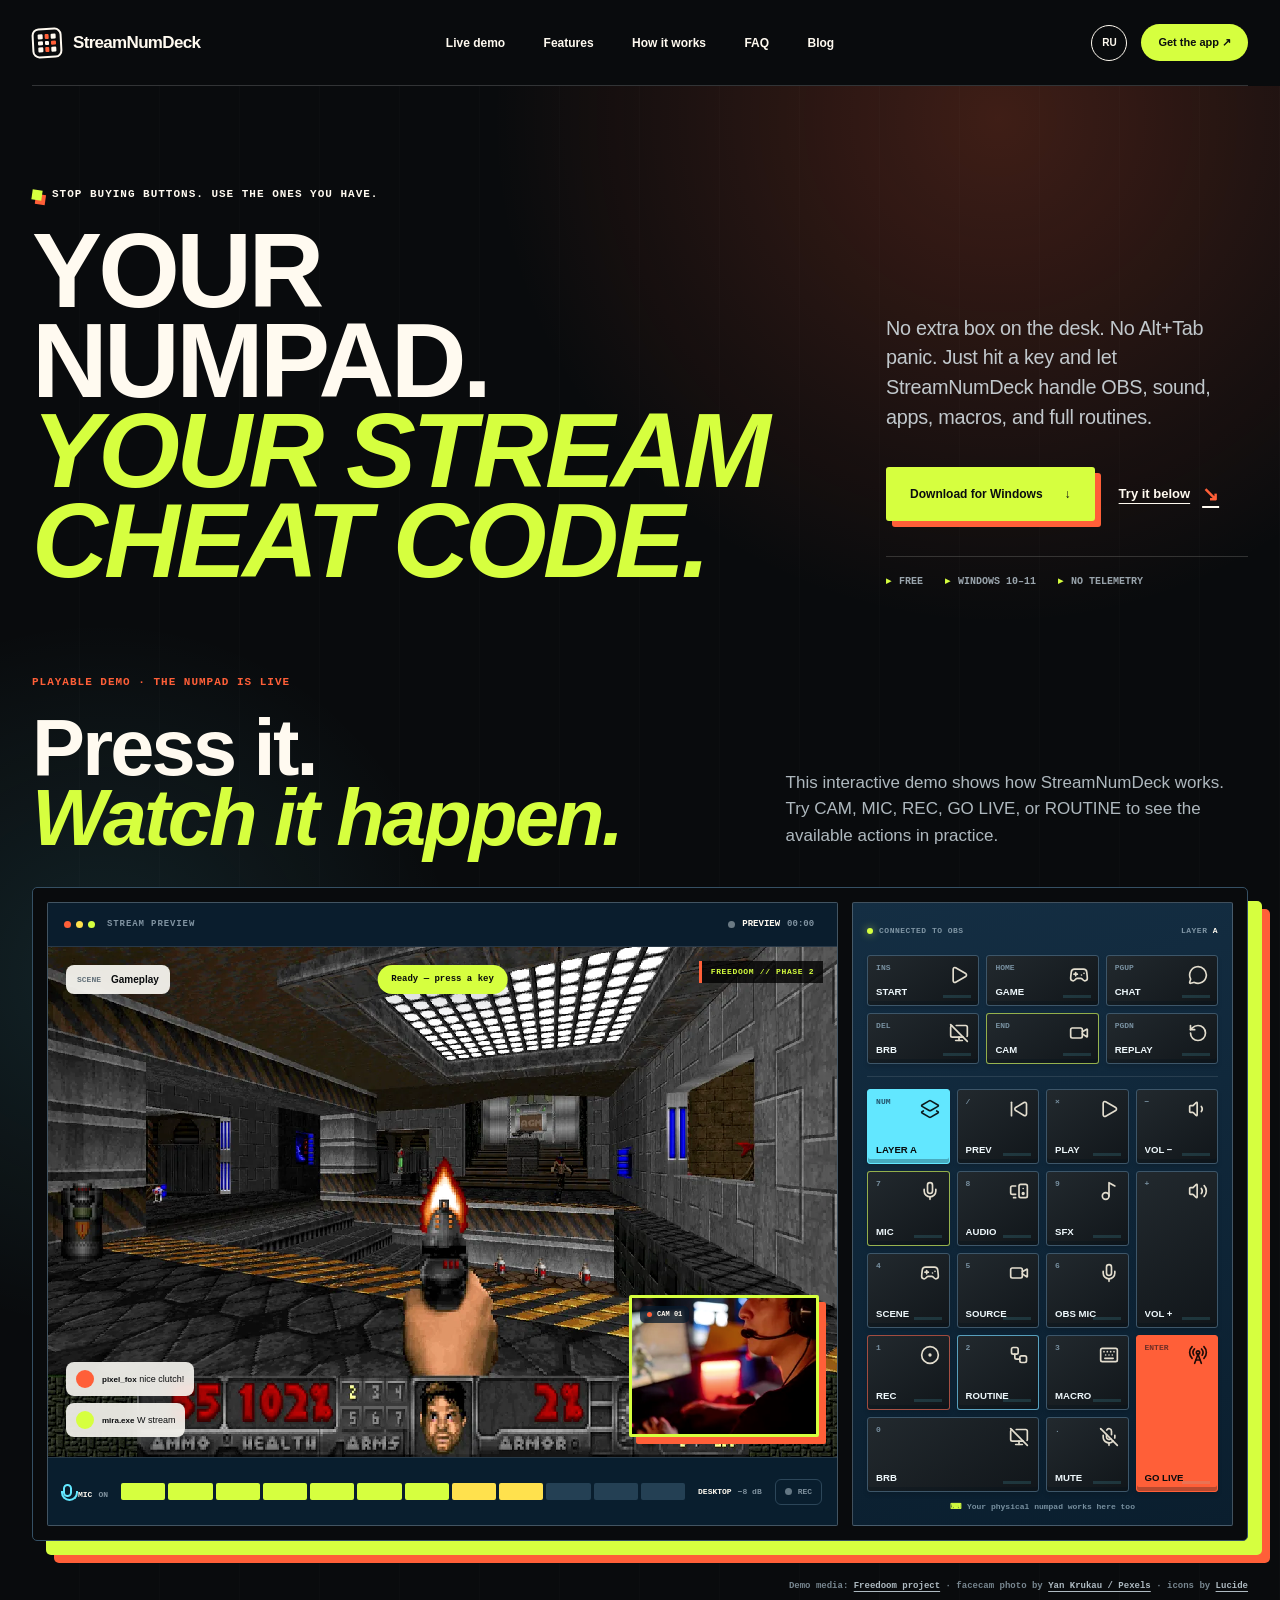
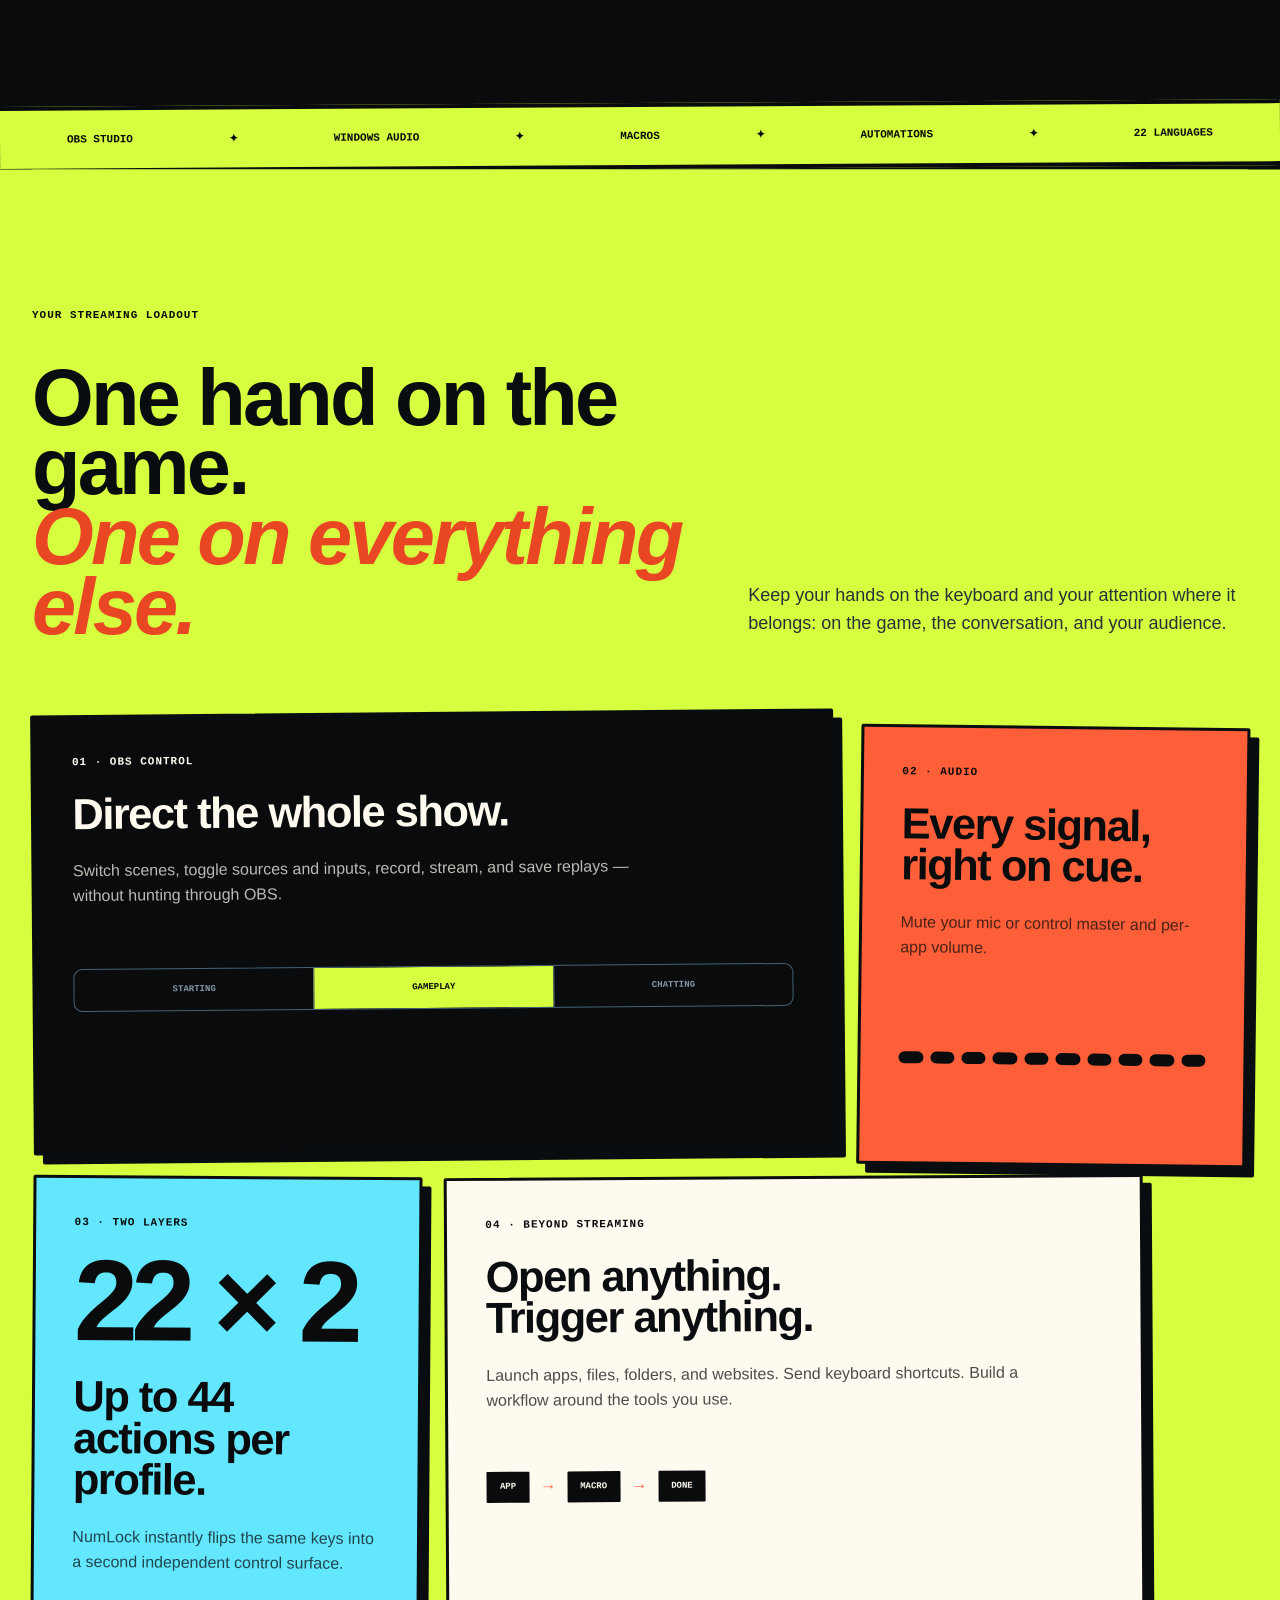
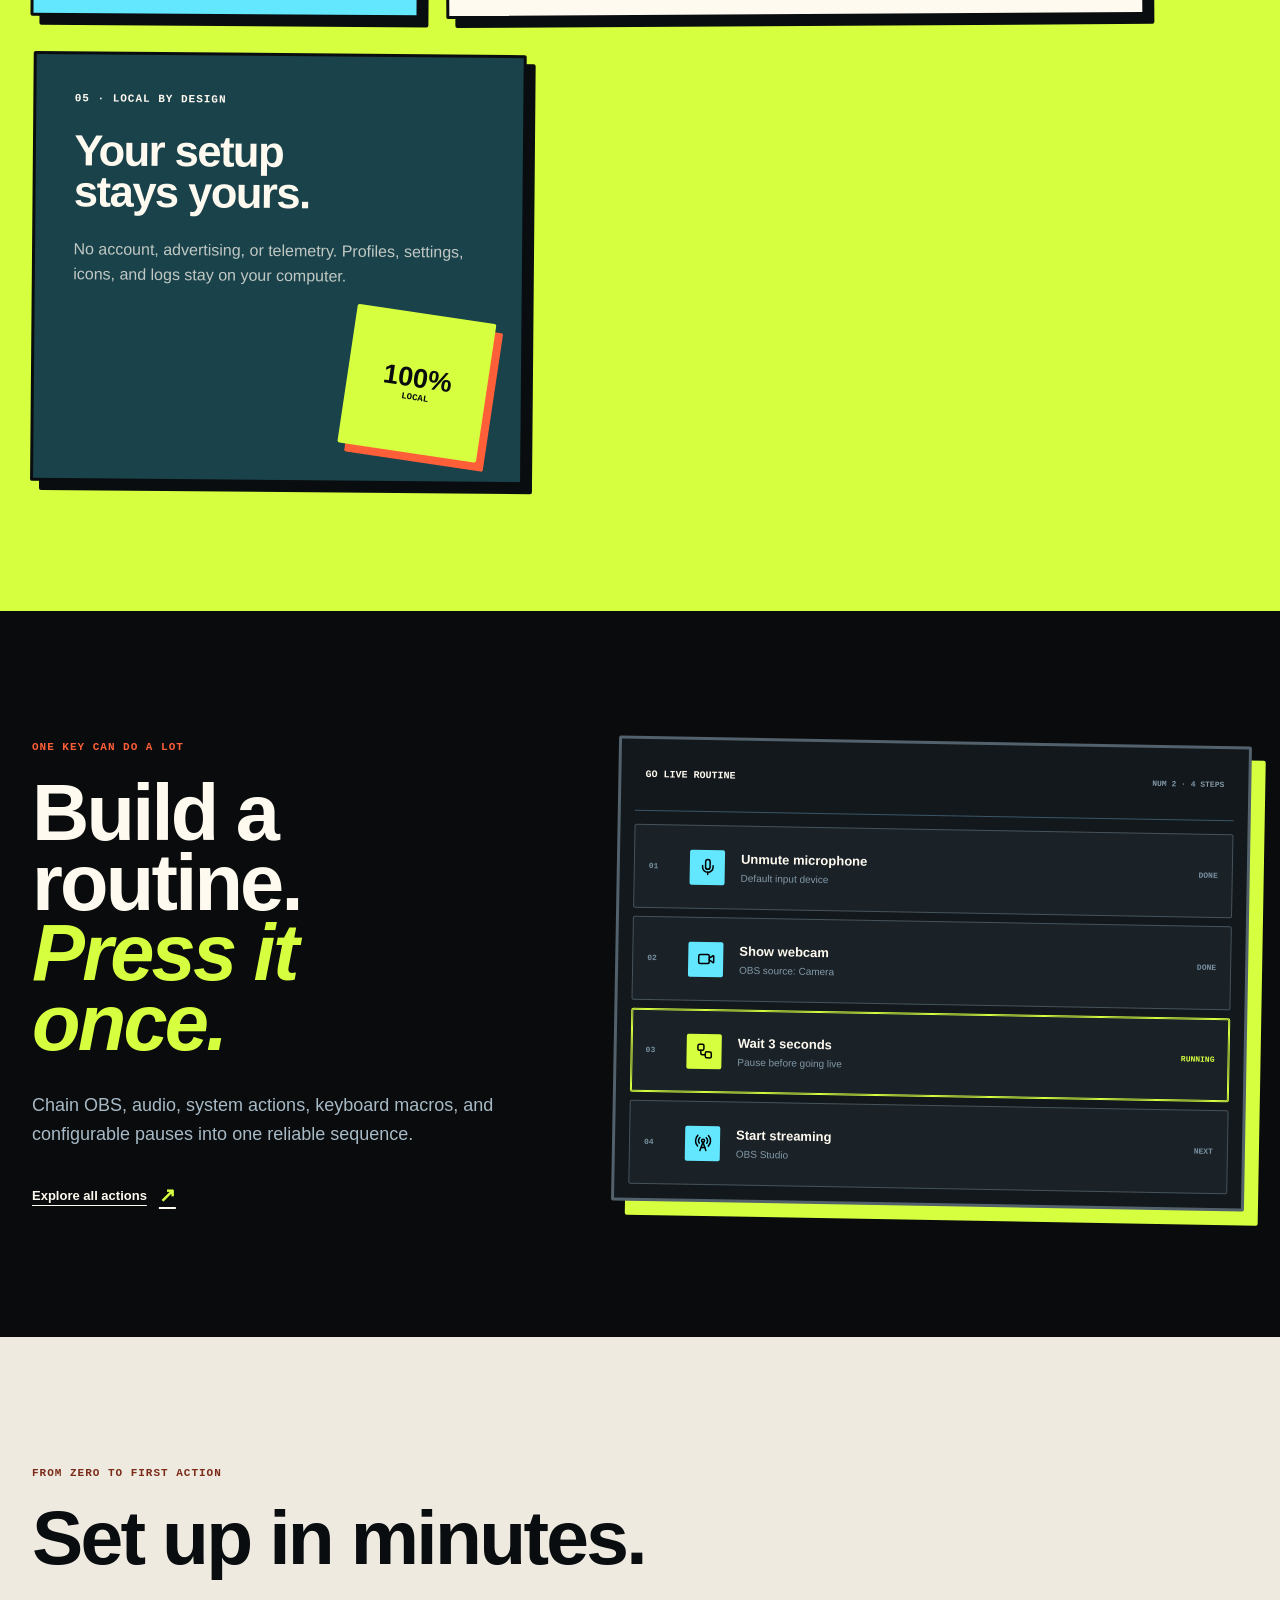
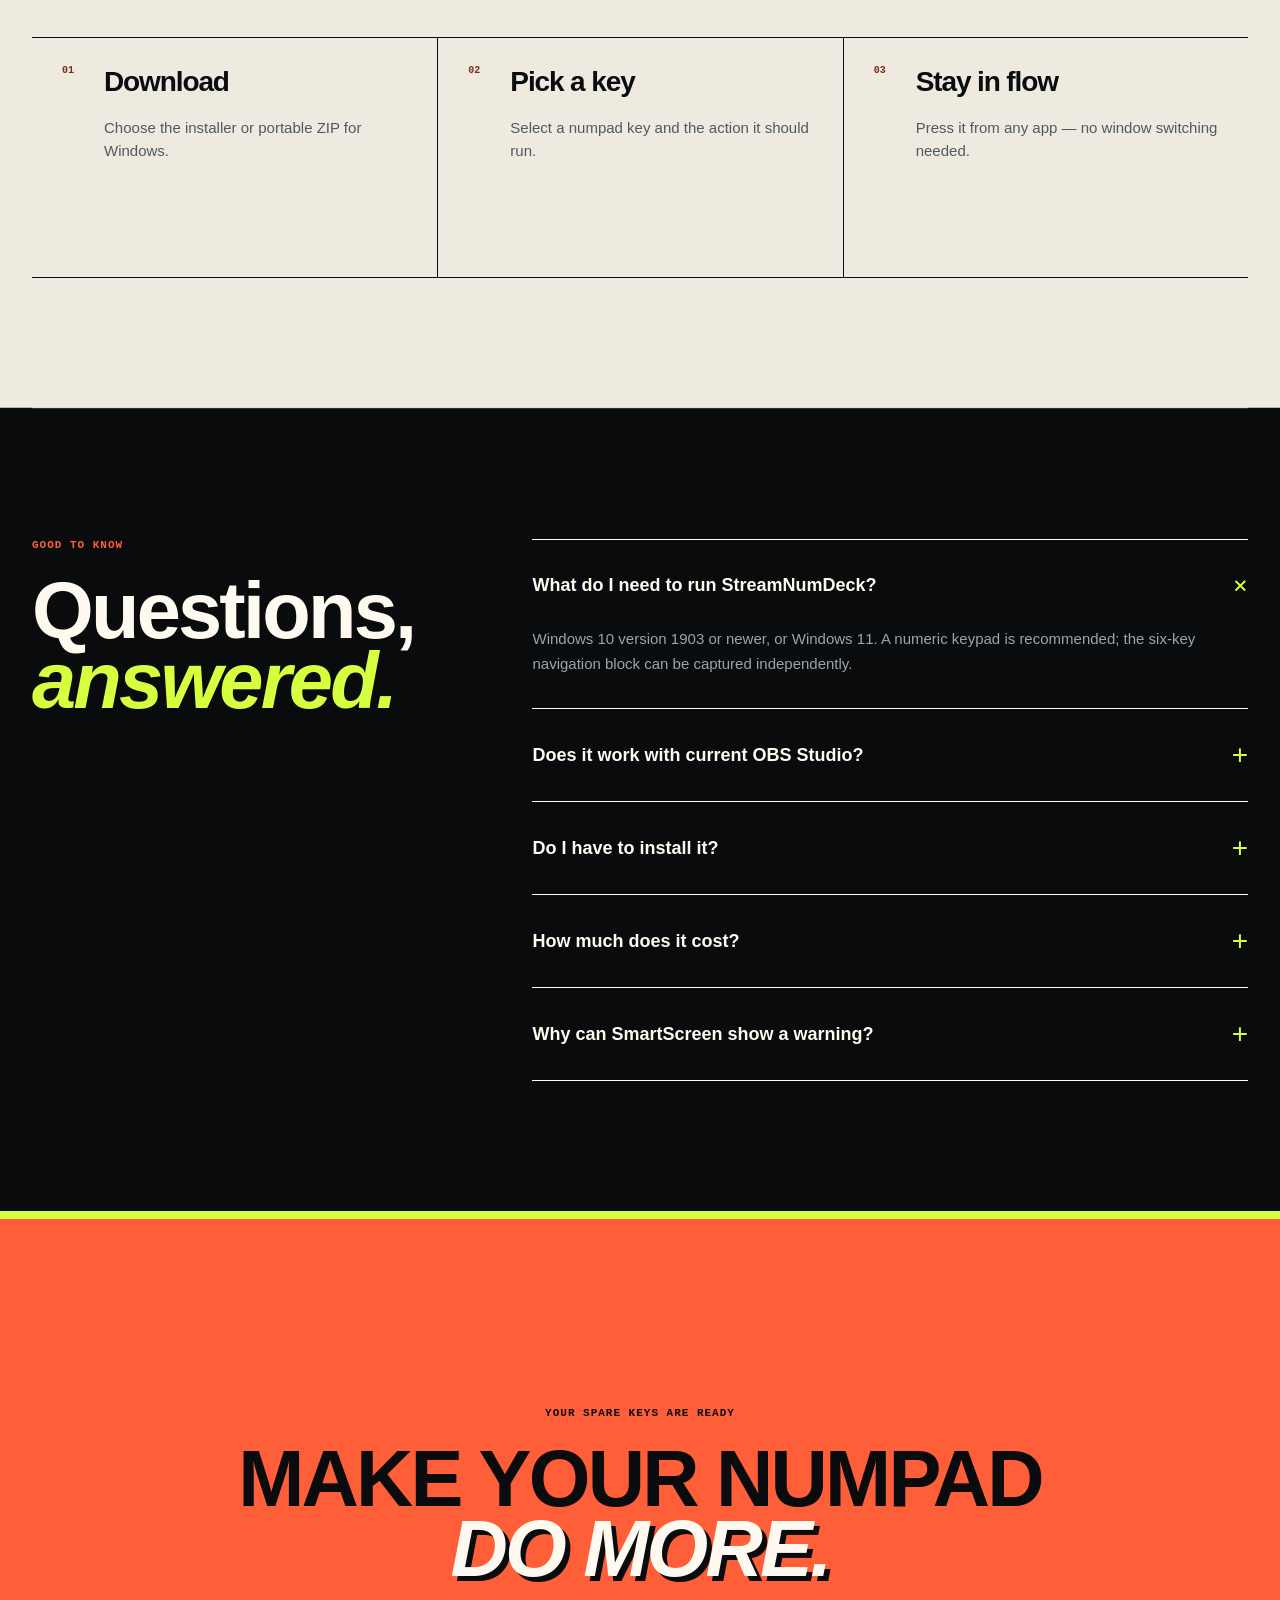
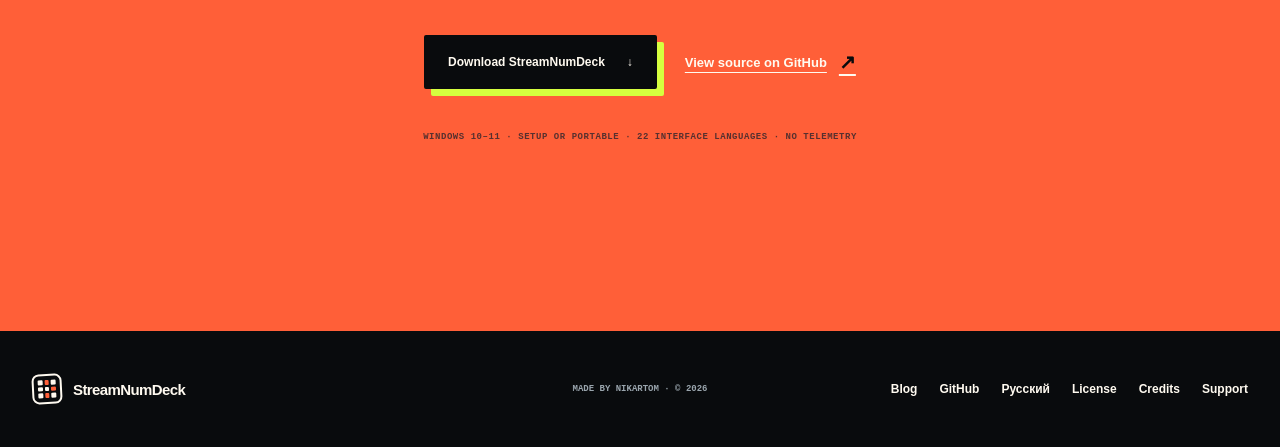
<file: index.html>
<!doctype html>
<html lang="en">
<head>
  <meta charset="utf-8">
  <meta name="viewport" content="width=device-width, initial-scale=1">
  <title>StreamNumDeck — Turn Your Numpad into an OBS Control Deck</title>
  <meta name="description" content="Control OBS scenes, webcam, microphone, audio, apps, macros, and automations from your Windows numpad. Try the interactive StreamNumDeck demo.">
  <meta name="author" content="nikartom">
  <meta name="application-name" content="StreamNumDeck">
  <meta name="theme-color" content="#071a2b">
  <meta name="robots" content="index,follow,max-image-preview:large,max-snippet:-1,max-video-preview:-1">
  <link rel="canonical" href="https://streamnumdeck.com/">
  <link rel="alternate" hreflang="en" href="https://streamnumdeck.com/">
  <link rel="alternate" hreflang="ru" href="https://streamnumdeck.com/ru/">
  <link rel="alternate" hreflang="x-default" href="https://streamnumdeck.com/">
  <link rel="icon" href="./favicon.ico" sizes="any">
  <link rel="stylesheet" href="./styles.css">
  <script src="./script.js" defer></script>

  <meta property="og:type" content="website">
  <meta property="og:site_name" content="StreamNumDeck">
  <meta property="og:locale" content="en_US">
  <meta property="og:locale:alternate" content="ru_RU">
  <meta property="og:title" content="StreamNumDeck — Your Numpad Is Your Control Deck">
  <meta property="og:description" content="Control OBS, audio, apps, macros, and complete streaming routines from the keyboard you already own.">
  <meta property="og:url" content="https://streamnumdeck.com/">
  <meta property="og:image" content="https://streamnumdeck.com/assets/app-deck-filled.png">
  <meta property="og:image:width" content="1038">
  <meta property="og:image:height" content="1515">
  <meta property="og:image:alt" content="StreamNumDeck configured as an OBS streaming control deck">
  <meta name="twitter:card" content="summary">
  <meta name="twitter:title" content="StreamNumDeck — Your Numpad Is Your Control Deck">
  <meta name="twitter:description" content="Turn a regular numpad into a customizable control deck for OBS, audio, apps, macros, and automations.">
  <meta name="twitter:image" content="https://streamnumdeck.com/assets/app-deck-filled.png">

  <script type="application/ld+json">
  {
    "@context": "https://schema.org",
    "@graph": [
      {
        "@type": "WebSite",
        "@id": "https://streamnumdeck.com/#website",
        "url": "https://streamnumdeck.com/",
        "name": "StreamNumDeck",
        "alternateName": "Stream Num Deck",
        "inLanguage": ["en", "ru"]
      },
      {
        "@type": "SoftwareApplication",
        "@id": "https://streamnumdeck.com/#software",
        "name": "StreamNumDeck",
        "applicationCategory": "MultimediaApplication",
        "applicationSubCategory": "OBS and streaming control software",
        "operatingSystem": "Windows 10, Windows 11",
        "softwareRequirements": "Windows 10 version 1903 or newer, or Windows 11",
        "softwareVersion": "1.2.0",
        "dateModified": "2026-07-15",
        "inLanguage": "en",
        "description": "Turn a numeric keypad into a customizable control deck for OBS Studio, audio, applications, keyboard macros, and multi-step automations.",
        "featureList": [
          "Up to 44 actions in every profile",
          "OBS Studio scene, source, recording, streaming, and replay controls",
          "Windows master and per-application audio controls",
          "Keyboard macros and application launch actions",
          "Multi-step automations with configurable pauses",
          "22 interface languages",
          "No telemetry or advertising"
        ],
        "image": "https://streamnumdeck.com/assets/app-deck-filled.png",
        "screenshot": "https://streamnumdeck.com/assets/app-deck-filled.png",
        "url": "https://streamnumdeck.com/",
        "downloadUrl": "https://github.com/nikartom/StreamNumDeck/releases/latest",
        "installUrl": "https://github.com/nikartom/StreamNumDeck/releases/latest",
        "sameAs": "https://github.com/nikartom/StreamNumDeck",
        "license": "https://github.com/nikartom/StreamNumDeck/blob/main/LICENSE.md",
        "author": {"@type": "Person", "name": "nikartom", "url": "https://github.com/nikartom"},
        "offers": {
          "@type": "Offer",
          "price": "0",
          "priceCurrency": "USD",
          "availability": "https://schema.org/InStock",
          "url": "https://github.com/nikartom/StreamNumDeck/releases/latest",
          "description": "Free for personal and other permitted non-commercial use; commercial use requires separate permission."
        }
      }
    ]
  }
  </script>
</head>
<body>
  <a class="skip-link" href="#main">Skip to content</a>

  <header class="site-header">
    <a class="brand" href="#top" aria-label="StreamNumDeck home">
      <span class="brand-mark" aria-hidden="true"><i></i><i></i><i></i><i></i><i></i><i></i><i></i><i></i><i></i></span>
      <span>StreamNumDeck</span>
    </a>
    <nav class="site-nav" aria-label="Main navigation">
      <a href="#try">Live demo</a>
      <a href="#features">Features</a>
      <a href="#how">How it works</a>
      <a href="#faq">FAQ</a>
      <a href="./blog/">Blog</a>
    </nav>
    <div class="header-tools">
      <a class="language-link" href="./ru/" lang="ru" hreflang="ru" aria-label="RU — переключить на русский" data-language-select="ru">RU</a>
      <a class="header-download" href="https://github.com/nikartom/StreamNumDeck/releases/latest">Get the app <span aria-hidden="true">↗</span></a>
    </div>
  </header>

  <aside class="language-suggestion" data-language-suggestion hidden aria-label="Предложение выбрать язык">
    <span class="language-suggestion-badge" aria-hidden="true">RU</span>
    <p><strong>Предпочитаете русский?</strong><span>Откройте русскую версию сайта.</span></p>
    <a href="./ru/" lang="ru" hreflang="ru" data-language-select="ru">Открыть на русском <span aria-hidden="true">→</span></a>
    <button type="button" data-language-dismiss aria-label="Закрыть предложение">×</button>
  </aside>

  <main id="main">
    <section class="hero" id="top" aria-labelledby="hero-title">
      <div class="hero-intro">
        <div class="hero-copy">
          <p class="eyebrow"><span></span> Stop buying buttons. Use the ones you have.</p>
          <h1 id="hero-title">Your numpad.<br><em>Your stream cheat code.</em></h1>
        </div>
        <div class="hero-side">
          <p>No extra box on the desk. No Alt+Tab panic. Just hit a key and let StreamNumDeck handle OBS, sound, apps, macros, and full routines.</p>
          <div class="hero-actions">
            <a class="button button-primary" href="https://github.com/nikartom/StreamNumDeck/releases/latest">Download for Windows <span aria-hidden="true">↓</span></a>
            <a class="text-link" href="#try">Try it below <span aria-hidden="true">↘</span></a>
          </div>
          <ul class="hero-facts" aria-label="Product facts">
            <li>Free</li><li>Windows 10–11</li><li>No telemetry</li>
          </ul>
        </div>
      </div>

      <div class="demo-wrap" id="try">
        <div class="demo-heading">
          <div>
            <p class="section-kicker">Playable demo · the numpad is live</p>
            <h2>Press it.<br><em>Watch it happen.</em></h2>
          </div>
          <p id="demo-help">This interactive demo shows how StreamNumDeck works. Try CAM, MIC, REC, GO LIVE, or ROUTINE to see the available actions in practice.</p>
        </div>

        <div class="control-rig">
          <div class="broadcast" id="broadcast" data-scene="gameplay" aria-label="Simulated stream preview" aria-describedby="demo-help">
            <div class="broadcast-topbar">
              <div class="window-dots" aria-hidden="true"><i></i><i></i><i></i></div>
              <span class="studio-label">STREAM PREVIEW</span>
              <span class="live-badge"><i></i><b id="live-label">PREVIEW</b><time id="live-timer" datetime="PT0S">00:00</time></span>
            </div>
            <div class="stream-stage">
              <div class="game-world">
                <img class="game-frame" src="./assets/freedoom-gameplay-768.webp" srcset="./assets/freedoom-gameplay-768.webp 768w, ./assets/freedoom-gameplay-1152.webp 1152w, ./assets/freedoom-gameplay-1680.webp 1680w" sizes="(max-width: 600px) calc(100vw - 34px), (max-width: 940px) calc(100vw - 48px), 65vw" width="1680" height="1050" loading="lazy" decoding="async" alt="Gameplay screenshot from the open-source retro FPS Freedoom">
                <span class="game-id" aria-hidden="true">FREEDOOM // PHASE 2</span>
              </div>
              <div class="starting-card scene-card">
                <small>STREAM STARTS IN</small><strong>02:14</strong><span>grab a drink · stay close</span>
              </div>
              <div class="brb-card scene-card">
                <small>QUICK BREAK</small><strong>BRB</strong><span>back before you miss me</span>
              </div>
              <div class="chatting-title scene-card"><small>JUST CHATTING</small><strong>Let’s talk.</strong></div>
              <div class="scene-chip"><span>SCENE</span><strong id="scene-name">Gameplay</strong></div>
              <div class="camera-card" id="camera-card">
                <span class="camera-tag"><i></i> CAM 01</span>
                <img class="facecam-image" src="./assets/streamer-facecam-256.webp" srcset="./assets/streamer-facecam-256.webp 256w, ./assets/streamer-facecam-400.webp 400w, ./assets/streamer-facecam-600.webp 600w" sizes="(max-width: 600px) 132px, (max-width: 1200px) 160px, 190px" width="400" height="600" loading="lazy" decoding="async" alt="">
                <p>Webcam hidden</p>
              </div>
              <div class="chat-stack" aria-hidden="true">
                <p><i></i><span><b>pixel_fox</b> nice clutch!</span></p>
                <p><i></i><span><b>mira.exe</b> W stream</span></p>
              </div>
              <div class="action-toast" id="action-toast" role="status" aria-live="polite">Ready — press a key</div>
              <div class="sound-wave" aria-hidden="true"><i></i><i></i><i></i><i></i><i></i><i></i><i></i><i></i><i></i></div>
            </div>
            <div class="mixer-bar">
              <span class="control-pill mic-pill"><i class="mic-icon" aria-hidden="true"></i><b>MIC</b><small id="mic-state">ON</small></span>
              <span class="level-meter" aria-hidden="true"><i></i><i></i><i></i><i></i><i></i><i></i><i></i><i></i><i></i><i></i><i></i><i></i></span>
              <span class="control-pill"><b>DESKTOP</b><small id="desktop-state">−8 dB</small></span>
              <span class="record-pill" id="record-state"><i></i> REC</span>
            </div>
          </div>

          <div class="deck-console">
            <div class="deck-console-head">
              <span><i></i> CONNECTED TO OBS</span>
              <span>LAYER <b id="layer-status">A</b></span>
            </div>
            <div class="nav-keys" aria-label="Navigation key controls">
              <button class="deck-key scene-key" type="button" data-key="Insert" data-action="starting" data-label-en="Starting soon" data-label-ru="Заставка"><small>INS</small><strong>START</strong></button>
              <button class="deck-key scene-key" type="button" data-key="Home" data-action="gameplay" data-label-en="Gameplay" data-label-ru="Игра"><small>HOME</small><strong>GAME</strong></button>
              <button class="deck-key scene-key" type="button" data-key="PageUp" data-action="chatting" data-label-en="Just chatting" data-label-ru="Общение"><small>PGUP</small><strong>CHAT</strong></button>
              <button class="deck-key" type="button" data-key="Delete" data-action="brb" data-label-en="BRB scene" data-label-ru="Скоро вернусь"><small>DEL</small><strong>BRB</strong></button>
              <button class="deck-key accent-key" type="button" data-key="End" data-action="webcam" data-label-en="Toggle webcam" data-label-ru="Переключить камеру"><small>END</small><strong>CAM</strong></button>
              <button class="deck-key" type="button" data-key="PageDown" data-action="replay" data-label-en="Replay saved" data-label-ru="Повтор сохранён"><small>PGDN</small><strong>REPLAY</strong></button>
            </div>
            <div class="numpad" aria-label="Interactive numeric keypad">
              <button class="deck-key layer-key" type="button" data-key="NumLock" data-action="layer" aria-pressed="false"><small>NUM</small><strong>LAYER A</strong></button>
              <button class="deck-key" type="button" data-key="Divide" data-action-a="previous" data-action-b="volume-down" data-label-en="Previous track" data-label-ru="Прошлый трек"><small>/</small><strong>PREV</strong></button>
              <button class="deck-key" type="button" data-key="Multiply" data-action-a="play" data-action-b="volume-up" data-label-en="Play / pause" data-label-ru="Пуск / пауза"><small>×</small><strong>PLAY</strong></button>
              <button class="deck-key" type="button" data-key="Subtract" data-action-a="volume-down" data-action-b="master-mute" data-label-en="Volume down" data-label-ru="Тише"><small>−</small><strong>VOL −</strong></button>
              <button class="deck-key mic-key" type="button" data-key="Numpad7" data-action-a="mic" data-action-b="launch-obs" data-label-en="Toggle microphone" data-label-ru="Переключить микрофон"><small>7</small><strong>MIC</strong></button>
              <button class="deck-key" type="button" data-key="Numpad8" data-action-a="desktop" data-action-b="launch-discord" data-label-en="Desktop audio" data-label-ru="Звук компьютера"><small>8</small><strong>AUDIO</strong></button>
              <button class="deck-key" type="button" data-key="Numpad9" data-action-a="sound" data-action-b="dashboard" data-label-en="Sound effect" data-label-ru="Звуковой эффект"><small>9</small><strong>SFX</strong></button>
              <button class="deck-key tall-key plus-key" type="button" data-key="Add" data-action-a="volume-up" data-action-b="next" data-label-en="Volume up" data-label-ru="Громче"><small>+</small><strong>VOL +</strong></button>
              <button class="deck-key" type="button" data-key="Numpad4" data-action-a="gameplay" data-action-b="website" data-label-en="Switch scene" data-label-ru="Сменить сцену"><small>4</small><strong>SCENE</strong></button>
              <button class="deck-key" type="button" data-key="Numpad5" data-action-a="webcam" data-action-b="file" data-label-en="Toggle source" data-label-ru="Источник"><small>5</small><strong>SOURCE</strong></button>
              <button class="deck-key" type="button" data-key="Numpad6" data-action-a="mic" data-action-b="app" data-label-en="Mute OBS input" data-label-ru="Вход OBS"><small>6</small><strong>OBS MIC</strong></button>
              <button class="deck-key record-key" type="button" data-key="Numpad1" data-action-a="record" data-action-b="work" data-label-en="Toggle recording" data-label-ru="Переключить запись"><small>1</small><strong>REC</strong></button>
              <button class="deck-key routine-key" type="button" data-key="Numpad2" data-action-a="routine" data-action-b="profile" data-label-en="Run stream routine" data-label-ru="Запустить сценарий"><small>2</small><strong>ROUTINE</strong></button>
              <button class="deck-key" type="button" data-key="Numpad3" data-action-a="macro" data-action-b="edit" data-label-en="Keyboard macro" data-label-ru="Макрос"><small>3</small><strong>MACRO</strong></button>
              <button class="deck-key tall-key enter-key live-key" type="button" data-key="NumpadEnter" data-action-a="live" data-action-b="switch-profile" data-label-en="Toggle stream" data-label-ru="Переключить эфир"><small>ENTER</small><strong>GO LIVE</strong></button>
              <button class="deck-key wide-key" type="button" data-key="Numpad0" data-action-a="brb" data-action-b="home" data-label-en="BRB scene" data-label-ru="Сцена «Вернусь»"><small>0</small><strong>BRB</strong></button>
              <button class="deck-key" type="button" data-key="Decimal" data-action-a="master-mute" data-action-b="pause" data-label-en="Master mute" data-label-ru="Выключить звук"><small>.</small><strong>MUTE</strong></button>
            </div>
            <p class="keyboard-hint"><span aria-hidden="true">⌨</span> Your physical numpad works here too</p>
          </div>
        </div>
        <p class="demo-credit">Demo media: <a href="https://freedoom.github.io/">Freedoom project</a> · facecam photo by <a href="https://www.pexels.com/photo/man-wearing-headset-while-playing-online-games-9072246/">Yan Krukau / Pexels</a> · icons by <a href="https://lucide.dev/">Lucide</a></p>
      </div>
    </section>

    <section class="trust-strip" aria-label="Product highlights">
      <span>OBS Studio</span><i>✦</i><span>Windows audio</span><i>✦</i><span>Macros</span><i>✦</i><span>Automations</span><i>✦</i><span>22 languages</span>
    </section>

    <section class="features" id="features" aria-labelledby="features-title">
      <div class="section-header">
        <p class="section-kicker">Your streaming loadout</p>
        <h2 id="features-title">One hand on the game.<br><em>One on everything else.</em></h2>
        <p>Keep your hands on the keyboard and your attention where it belongs: on the game, the conversation, and your audience.</p>
      </div>
      <div class="bento-grid">
        <article class="feature-card card-obs">
          <p class="card-label">01 · OBS CONTROL</p>
          <h3>Direct the whole show.</h3>
          <p>Switch scenes, toggle sources and inputs, record, stream, and save replays — without hunting through OBS.</p>
          <div class="scene-tabs" aria-hidden="true"><span>STARTING</span><span class="active">GAMEPLAY</span><span>CHATTING</span></div>
        </article>
        <article class="feature-card card-audio">
          <p class="card-label">02 · AUDIO</p>
          <h3>Every signal,<br>right on cue.</h3>
          <p>Mute your mic or control master and per-app volume.</p>
          <div class="card-wave" aria-hidden="true"><i></i><i></i><i></i><i></i><i></i><i></i><i></i><i></i><i></i><i></i></div>
        </article>
        <article class="feature-card card-layers">
          <p class="card-label">03 · TWO LAYERS</p>
          <strong>22 × 2</strong>
          <h3>Up to 44 actions per profile.</h3>
          <p>NumLock instantly flips the same keys into a second independent control surface.</p>
        </article>
        <article class="feature-card card-anything">
          <p class="card-label">04 · BEYOND STREAMING</p>
          <h3>Open anything.<br>Trigger anything.</h3>
          <p>Launch apps, files, folders, and websites. Send keyboard shortcuts. Build a workflow around the tools you use.</p>
          <div class="launch-row" aria-hidden="true"><span>APP</span><b>→</b><span>MACRO</span><b>→</b><span>DONE</span></div>
        </article>
        <article class="feature-card card-local">
          <p class="card-label">05 · LOCAL BY DESIGN</p>
          <h3>Your setup<br>stays yours.</h3>
          <p>No account, advertising, or telemetry. Profiles, settings, icons, and logs stay on your computer.</p>
          <div class="privacy-orbit" aria-hidden="true"><span>100%</span><small>LOCAL</small></div>
        </article>
      </div>
    </section>

    <section class="how" id="how" aria-labelledby="how-title">
      <div class="how-copy">
        <p class="section-kicker">One key can do a lot</p>
        <h2 id="how-title">Build a routine.<br><em>Press it once.</em></h2>
        <p>Chain OBS, audio, system actions, keyboard macros, and configurable pauses into one reliable sequence.</p>
        <a class="text-link text-link-light" href="https://github.com/nikartom/StreamNumDeck#readme">Explore all actions <span aria-hidden="true">↗</span></a>
      </div>
      <div class="routine-panel" aria-label="Example stream startup automation">
        <div class="routine-head"><span>GO LIVE ROUTINE</span><small>NUM 2 · 4 STEPS</small></div>
        <ol>
          <li><span>01</span><i class="routine-icon"><img src="./assets/icons/mic.svg" alt=""></i><div><strong>Unmute microphone</strong><small>Default input device</small></div><b>DONE</b></li>
          <li><span>02</span><i class="routine-icon"><img src="./assets/icons/video.svg" alt=""></i><div><strong>Show webcam</strong><small>OBS source: Camera</small></div><b>DONE</b></li>
          <li class="active"><span>03</span><i class="routine-icon"><img src="./assets/icons/workflow.svg" alt=""></i><div><strong>Wait 3 seconds</strong><small>Pause before going live</small></div><b>RUNNING</b></li>
          <li><span>04</span><i class="routine-icon"><img src="./assets/icons/radio-tower.svg" alt=""></i><div><strong>Start streaming</strong><small>OBS Studio</small></div><b>NEXT</b></li>
        </ol>
      </div>
    </section>

    <section class="setup" aria-labelledby="setup-title">
      <div class="section-header compact-header">
        <p class="section-kicker">From zero to first action</p>
        <h2 id="setup-title">Set up in minutes.</h2>
      </div>
      <ol class="setup-steps">
        <li><span>01</span><div><strong>Download</strong><p>Choose the installer or portable ZIP for Windows.</p></div></li>
        <li><span>02</span><div><strong>Pick a key</strong><p>Select a numpad key and the action it should run.</p></div></li>
        <li><span>03</span><div><strong>Stay in flow</strong><p>Press it from any app — no window switching needed.</p></div></li>
      </ol>
    </section>

    <section class="faq" id="faq" aria-labelledby="faq-title">
      <div>
        <p class="section-kicker">Good to know</p>
        <h2 id="faq-title">Questions,<br><em>answered.</em></h2>
      </div>
      <div class="faq-list">
        <details open><summary>What do I need to run StreamNumDeck?<span>+</span></summary><p>Windows 10 version 1903 or newer, or Windows 11. A numeric keypad is recommended; the six-key navigation block can be captured independently.</p></details>
        <details><summary>Does it work with current OBS Studio?<span>+</span></summary><p>Yes. StreamNumDeck uses the OBS WebSocket 5.x interface built into current OBS Studio releases.</p></details>
        <details><summary>Do I have to install it?<span>+</span></summary><p>No. Choose the regular per-user Setup or download the portable ZIP, extract it, and run StreamNumDeck.exe.</p></details>
        <details><summary>How much does it cost?<span>+</span></summary><p>It is free for personal and other permitted non-commercial use. Commercial use requires separate permission.</p></details>
        <details><summary>Why can SmartScreen show a warning?<span>+</span></summary><p>The installer is not digitally signed yet. Download it only from the official GitHub repository and verify the published SHA-256 hash if needed.</p></details>
      </div>
    </section>

    <section class="final-cta">
      <p class="section-kicker">Your spare keys are ready</p>
      <h2>Make your numpad<br><em>do more.</em></h2>
      <div class="final-actions">
        <a class="button button-light" href="https://github.com/nikartom/StreamNumDeck/releases/latest">Download StreamNumDeck <span aria-hidden="true">↓</span></a>
        <a class="text-link text-link-light" href="https://github.com/nikartom/StreamNumDeck">View source on GitHub <span aria-hidden="true">↗</span></a>
      </div>
      <p class="final-note">Windows 10–11 · Setup or portable · 22 interface languages · No telemetry</p>
    </section>
  </main>

  <footer>
    <a class="brand brand-footer" href="#top"><span class="brand-mark" aria-hidden="true"><i></i><i></i><i></i><i></i><i></i><i></i><i></i><i></i><i></i></span><span>StreamNumDeck</span></a>
    <p>Made by nikartom · © 2026</p>
    <nav aria-label="Footer navigation"><a href="./blog/">Blog</a><a href="https://github.com/nikartom/StreamNumDeck">GitHub</a><a href="./ru/" lang="ru" hreflang="ru" data-language-select="ru">Русский</a><a href="https://github.com/nikartom/StreamNumDeck/blob/main/LICENSE.md">License</a><a href="./THIRD_PARTY_NOTICES.md">Credits</a><a href="https://www.donationalerts.com/r/kventinburatino">Support</a></nav>
  </footer>
  <!-- Yandex.Metrika counter -->
  <script type="text/javascript">
    window.addEventListener('load', function () {
      var startMetrika = function () {
        (function(m,e,t,r,i,k,a){
          m[i]=m[i]||function(){(m[i].a=m[i].a||[]).push(arguments)};
          m[i].l=1*new Date();
          for (var j = 0; j < document.scripts.length; j++) {if (document.scripts[j].src === r) { return; }}
          k=e.createElement(t),a=e.getElementsByTagName(t)[0],k.async=1,k.src=r,a.parentNode.insertBefore(k,a)
        })(window, document,'script','https://mc.yandex.ru/metrika/tag.js?id=110767475', 'ym');

        window.ym(110767475, 'init', {ssr:true, webvisor:true, clickmap:true, ecommerce:"dataLayer", referrer: document.referrer, url: location.href, accurateTrackBounce:true, trackLinks:true});
      };

      if ('requestIdleCallback' in window) {
        window.requestIdleCallback(startMetrika, {timeout: 3000});
      } else {
        window.setTimeout(startMetrika, 1500);
      }
    }, {once: true});
  </script>
  <noscript><div><img src="https://mc.yandex.ru/watch/110767475" style="position:absolute; left:-9999px;" alt=""></div></noscript>
  <!-- /Yandex.Metrika counter -->
  <!-- Cloudflare Web Analytics -->
  <script type="module" src="https://static.cloudflareinsights.com/beacon.min.js" data-cf-beacon='{"token":"001fa65926f6483e82a920f5ff4c1c75"}'></script>
  <!-- End Cloudflare Web Analytics -->
</body>
</html>
</file>
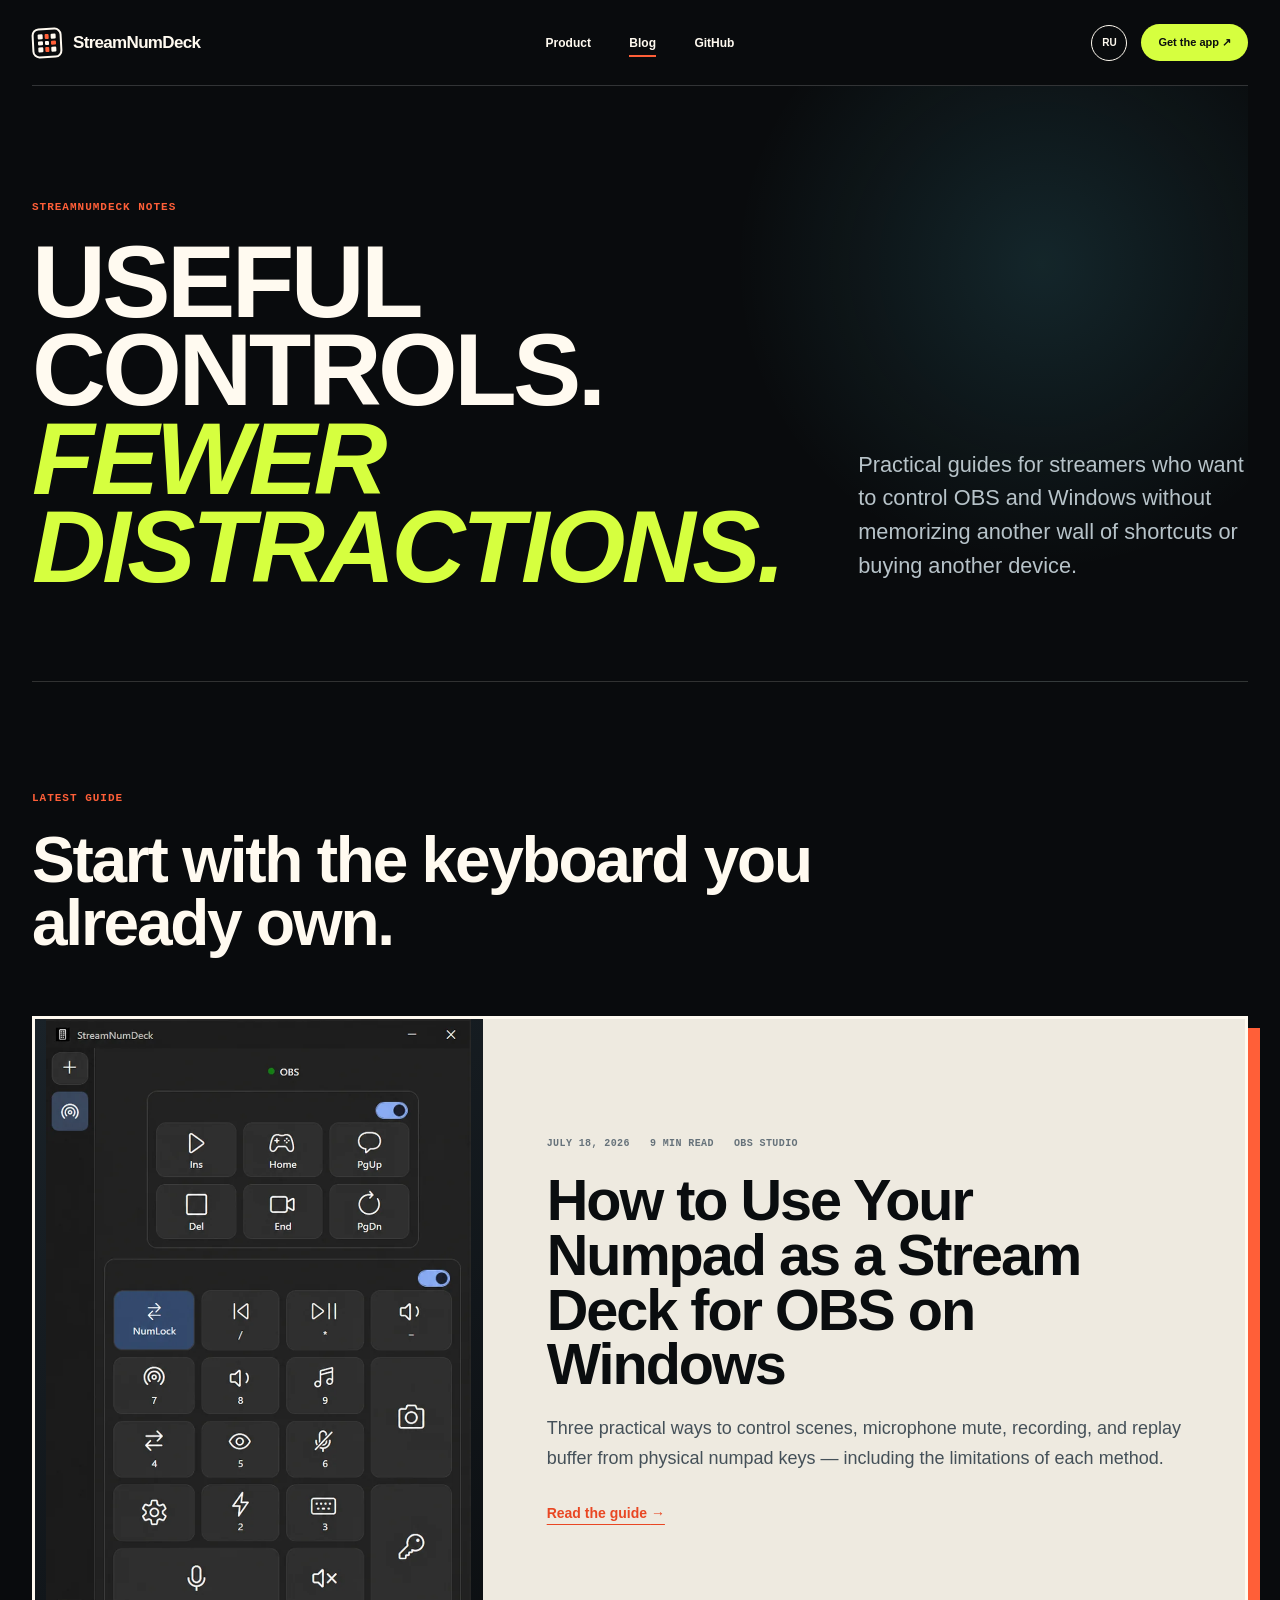
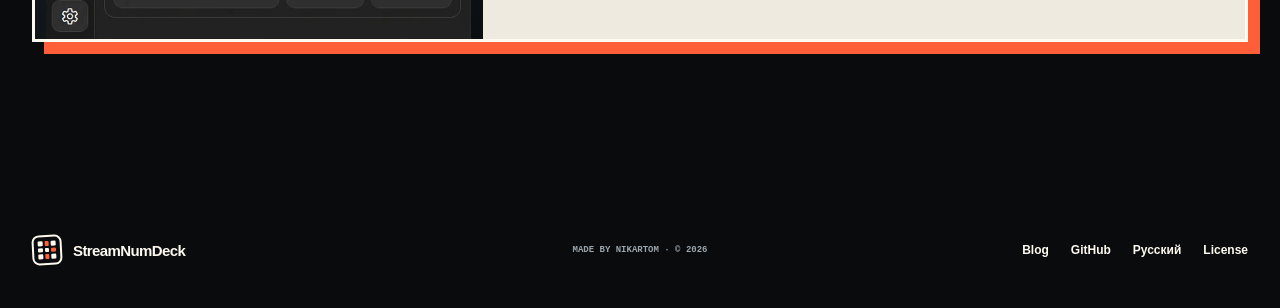
<file: blog/index.html>
<!doctype html>
<html lang="en">
<head>
  <meta charset="utf-8">
  <meta name="viewport" content="width=device-width, initial-scale=1">
  <title>StreamNumDeck Blog — Practical OBS and Numpad Guides</title>
  <meta name="description" content="Practical guides for controlling OBS Studio, audio, and streaming workflows from a Windows keyboard and numpad.">
  <meta name="author" content="nikartom">
  <meta name="theme-color" content="#090b0d">
  <meta name="robots" content="index,follow,max-image-preview:large,max-snippet:-1">
  <link rel="canonical" href="https://streamnumdeck.com/blog/">
  <link rel="alternate" hreflang="en" href="https://streamnumdeck.com/blog/">
  <link rel="alternate" hreflang="ru" href="https://streamnumdeck.com/ru/blog/">
  <link rel="alternate" hreflang="x-default" href="https://streamnumdeck.com/blog/">
  <link rel="icon" href="../favicon.ico" sizes="any">
  <link rel="stylesheet" href="../styles.css">

  <meta property="og:type" content="website">
  <meta property="og:site_name" content="StreamNumDeck">
  <meta property="og:title" content="StreamNumDeck Blog — Practical OBS and Numpad Guides">
  <meta property="og:description" content="Straightforward guides for streamers who want simpler physical controls without adding more hardware.">
  <meta property="og:url" content="https://streamnumdeck.com/blog/">
  <meta property="og:image" content="https://streamnumdeck.com/assets/app-deck-filled.png">
  <meta name="twitter:card" content="summary_large_image">

  <script type="application/ld+json">
  {
    "@context": "https://schema.org",
    "@type": "Blog",
    "name": "StreamNumDeck Blog",
    "url": "https://streamnumdeck.com/blog/",
    "description": "Practical OBS Studio and numpad control guides for Windows streamers.",
    "inLanguage": "en",
    "publisher": {"@type": "Person", "name": "nikartom"}
  }
  </script>
</head>
<body class="blog-page">
  <a class="skip-link" href="#main">Skip to content</a>

  <header class="site-header blog-header">
    <a class="brand" href="../" aria-label="StreamNumDeck home">
      <span class="brand-mark" aria-hidden="true"><i></i><i></i><i></i><i></i><i></i><i></i><i></i><i></i><i></i></span>
      <span>StreamNumDeck</span>
    </a>
    <nav class="site-nav" aria-label="Blog navigation">
      <a href="../">Product</a>
      <a href="./" aria-current="page">Blog</a>
      <a href="https://github.com/nikartom/StreamNumDeck">GitHub</a>
    </nav>
    <div class="header-tools">
      <a class="language-link" href="../ru/blog/" lang="ru" hreflang="ru" aria-label="Открыть на русском">RU</a>
      <a class="header-download" href="https://github.com/nikartom/StreamNumDeck/releases/latest">Get the app <span aria-hidden="true">↗</span></a>
    </div>
  </header>

  <main id="main">
    <section class="blog-hero">
      <div>
        <p class="section-kicker">StreamNumDeck notes</p>
        <h1>Useful controls.<br><em>Fewer distractions.</em></h1>
      </div>
      <p>Practical guides for streamers who want to control OBS and Windows without memorizing another wall of shortcuts or buying another device.</p>
    </section>

    <section class="blog-list" aria-labelledby="latest-guides">
      <div class="blog-list-heading">
        <p class="section-kicker">Latest guide</p>
        <h2 id="latest-guides">Start with the keyboard you already own.</h2>
      </div>

      <article class="post-card post-card-featured">
        <a class="post-card-media" href="./use-numpad-as-stream-deck-for-obs/" aria-label="Read How to Use Your Numpad as a Stream Deck for OBS on Windows">
          <picture>
            <source srcset="../assets/app-deck-filled-820.webp" type="image/webp">
            <img src="../assets/app-deck-filled.png" width="1038" height="1515" alt="A numpad configured with streaming controls in StreamNumDeck">
          </picture>
        </a>
        <div class="post-card-copy">
          <p class="post-meta"><time datetime="2026-07-18">July 18, 2026</time><span>9 min read</span><span>OBS Studio</span></p>
          <h2><a href="./use-numpad-as-stream-deck-for-obs/">How to Use Your Numpad as a Stream Deck for OBS on Windows</a></h2>
          <p>Three practical ways to control scenes, microphone mute, recording, and replay buffer from physical numpad keys — including the limitations of each method.</p>
          <a class="post-read-link" href="./use-numpad-as-stream-deck-for-obs/">Read the guide <span aria-hidden="true">→</span></a>
        </div>
      </article>
    </section>
  </main>

  <footer>
    <a class="brand brand-footer" href="../"><span class="brand-mark" aria-hidden="true"><i></i><i></i><i></i><i></i><i></i><i></i><i></i><i></i><i></i></span><span>StreamNumDeck</span></a>
    <p>Made by nikartom · © 2026</p>
    <nav aria-label="Footer navigation"><a href="./">Blog</a><a href="https://github.com/nikartom/StreamNumDeck">GitHub</a><a href="../ru/blog/" lang="ru" hreflang="ru">Русский</a><a href="https://github.com/nikartom/StreamNumDeck/blob/main/LICENSE.md">License</a></nav>
  </footer>
</body>
</html>
</file>
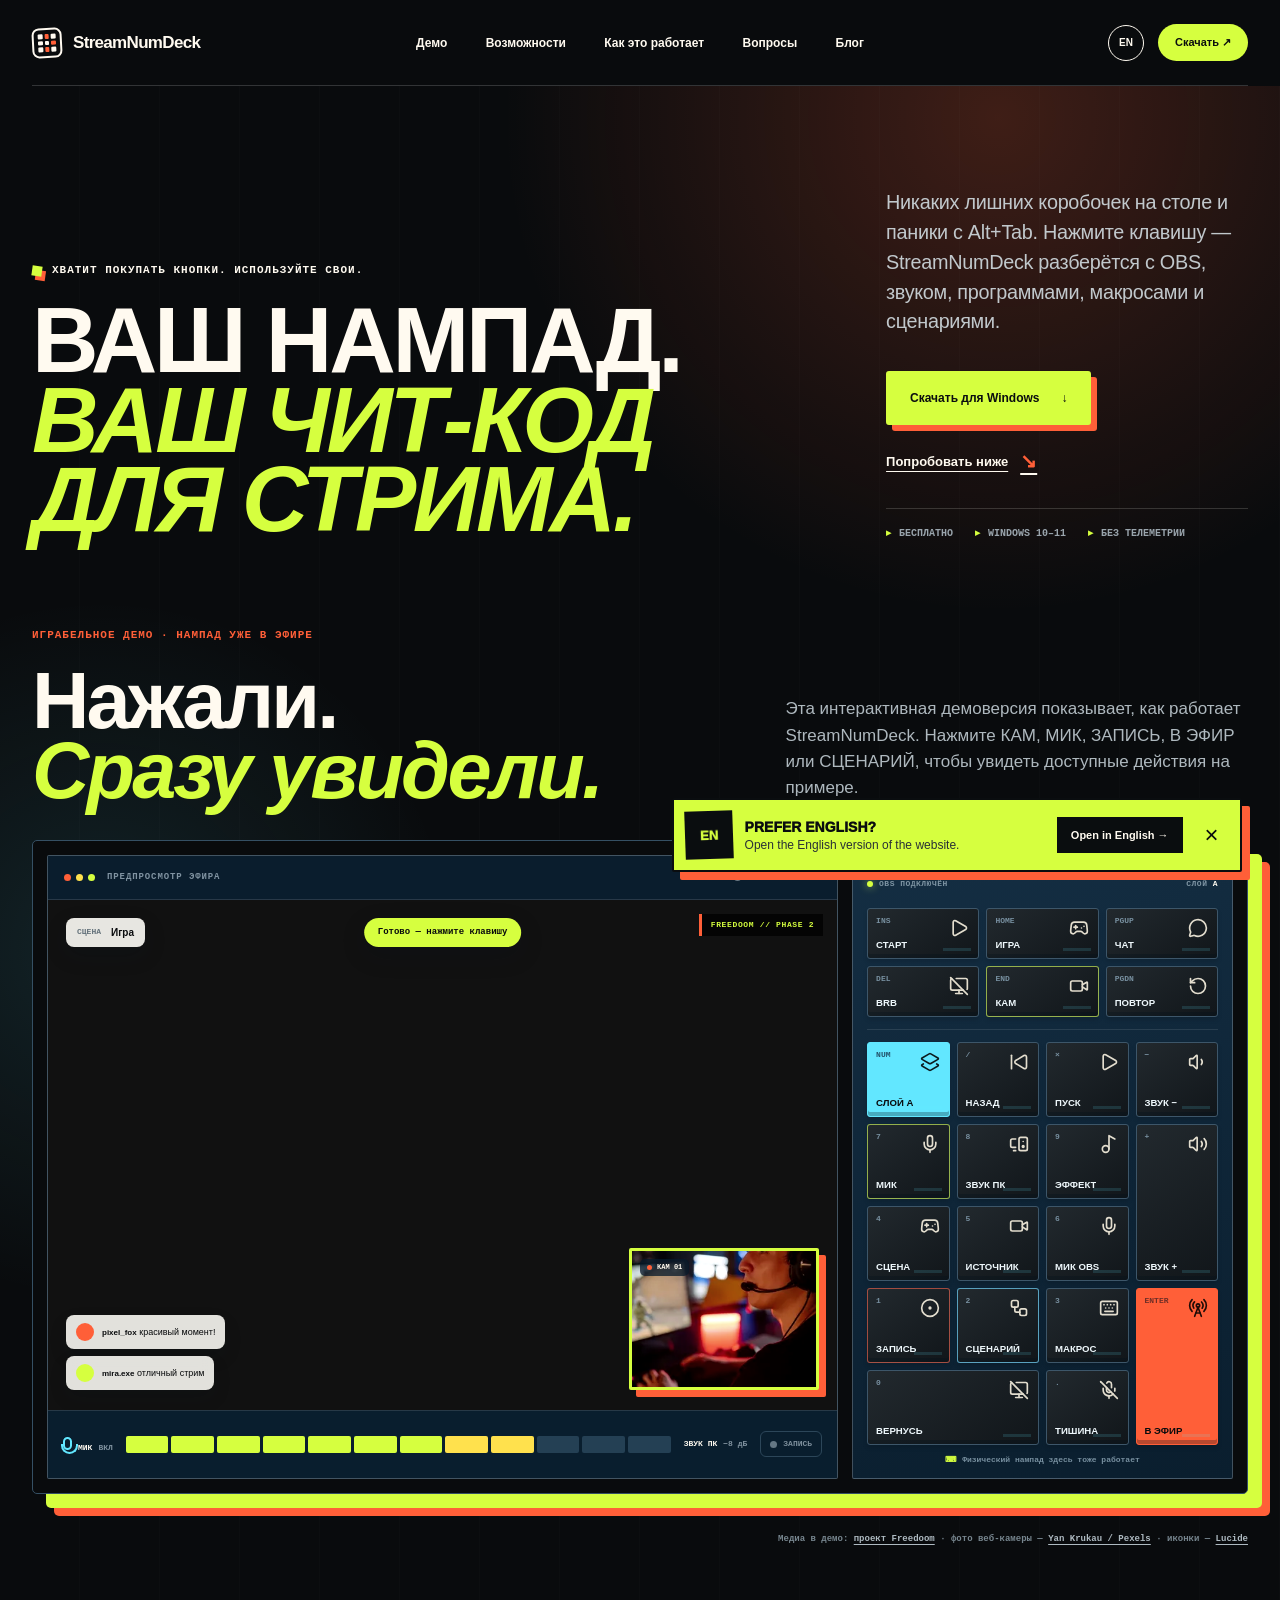
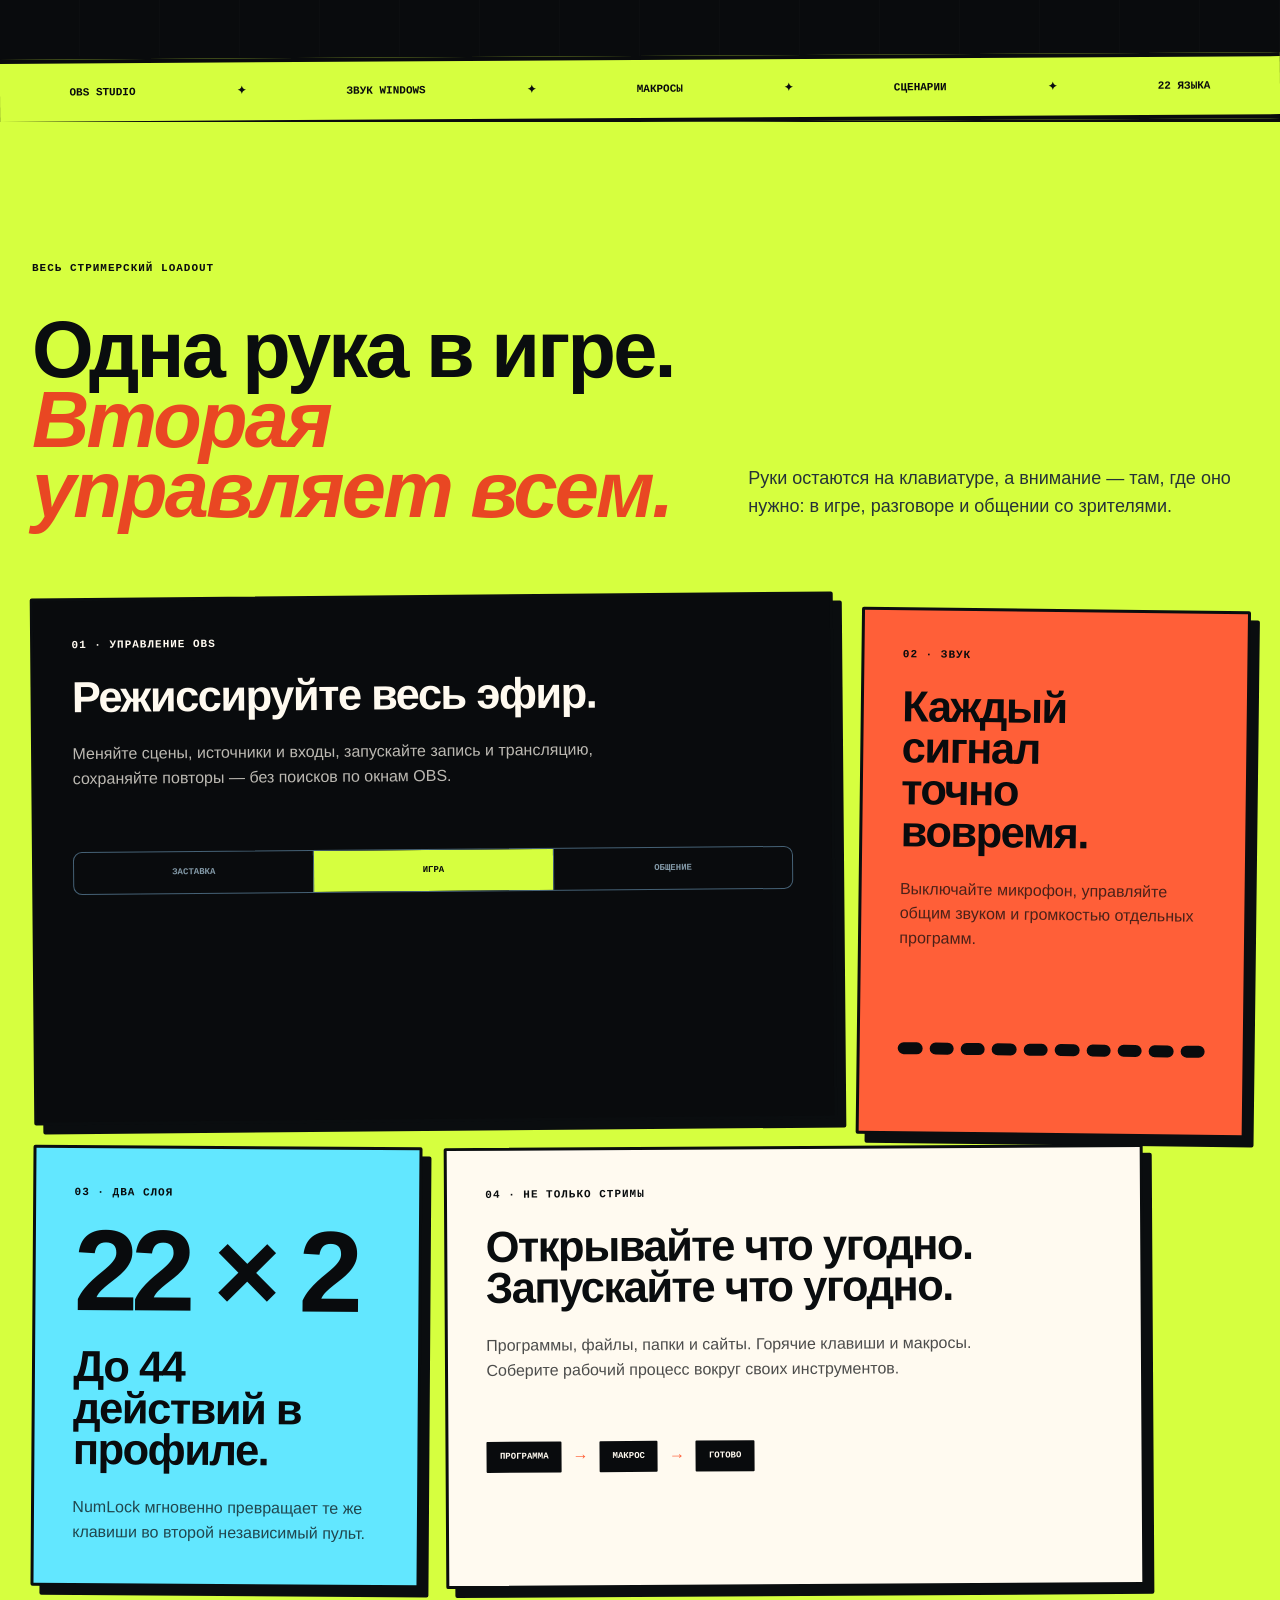
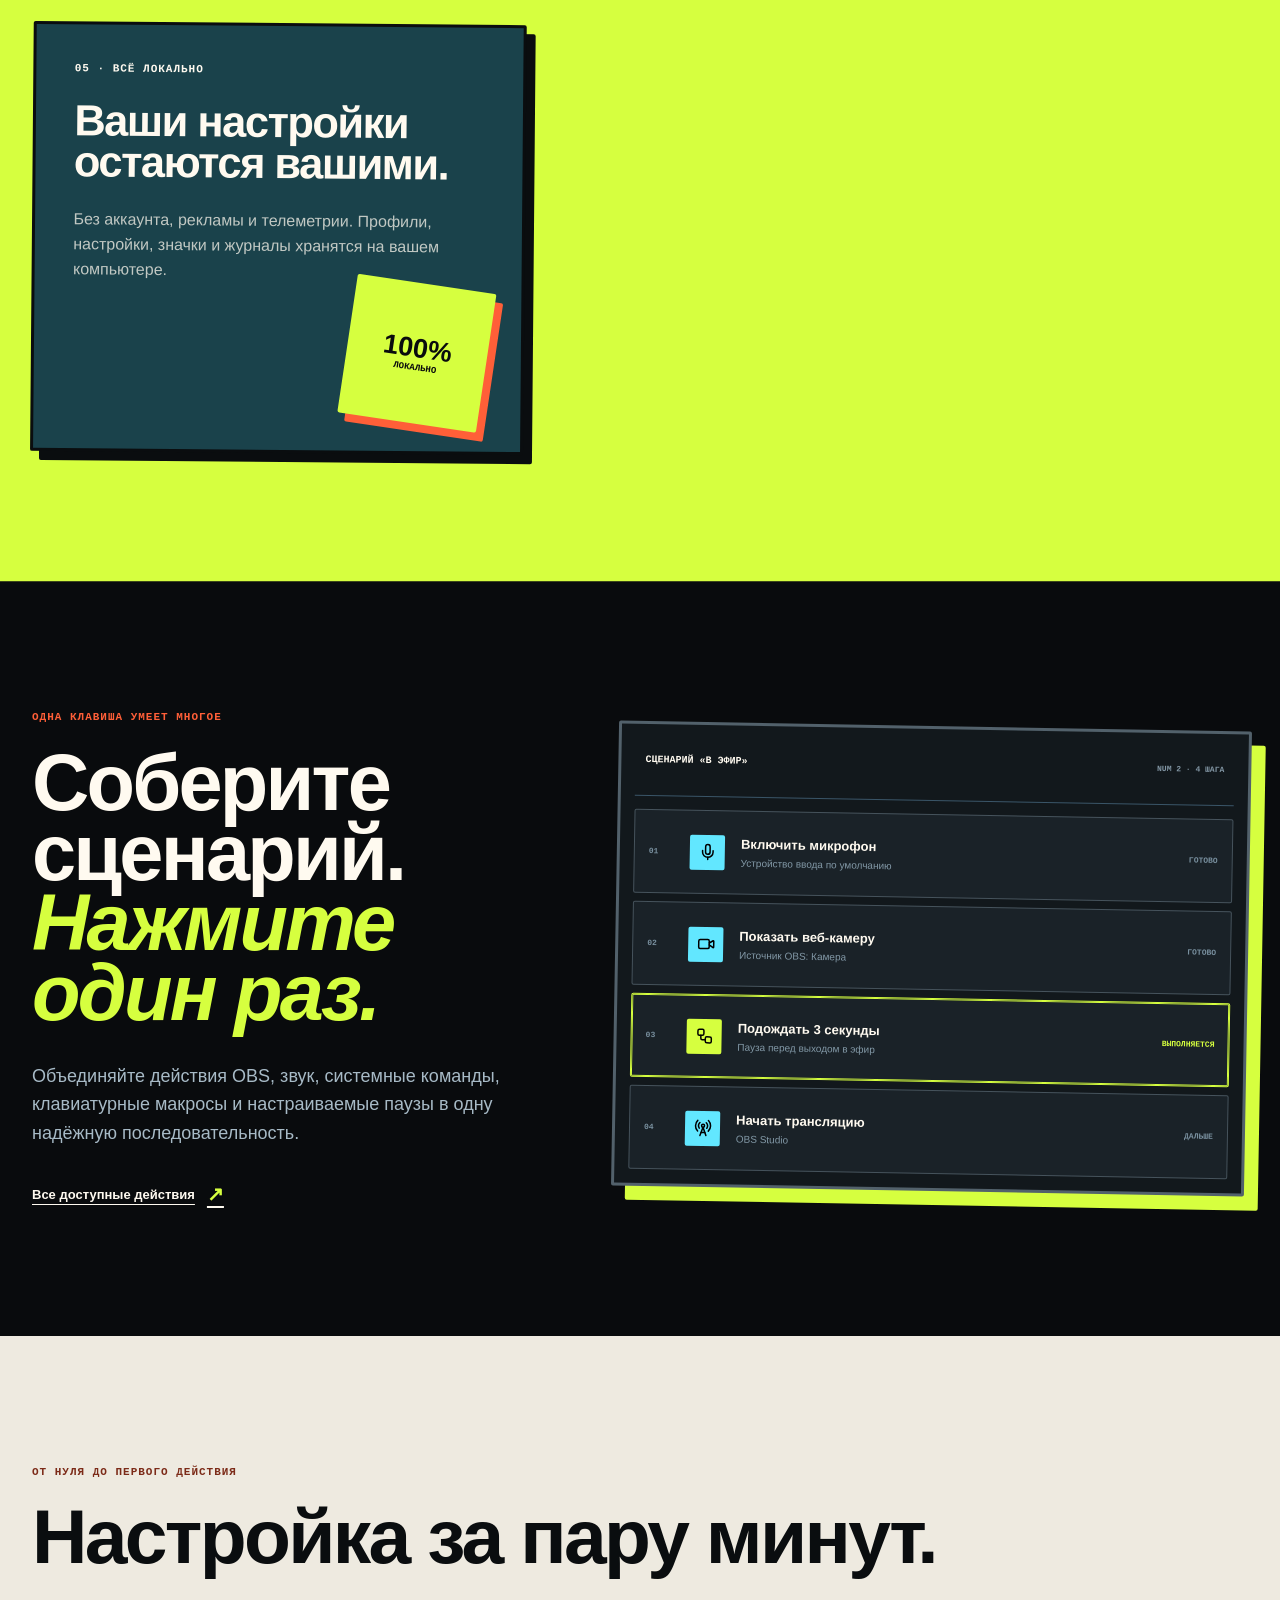
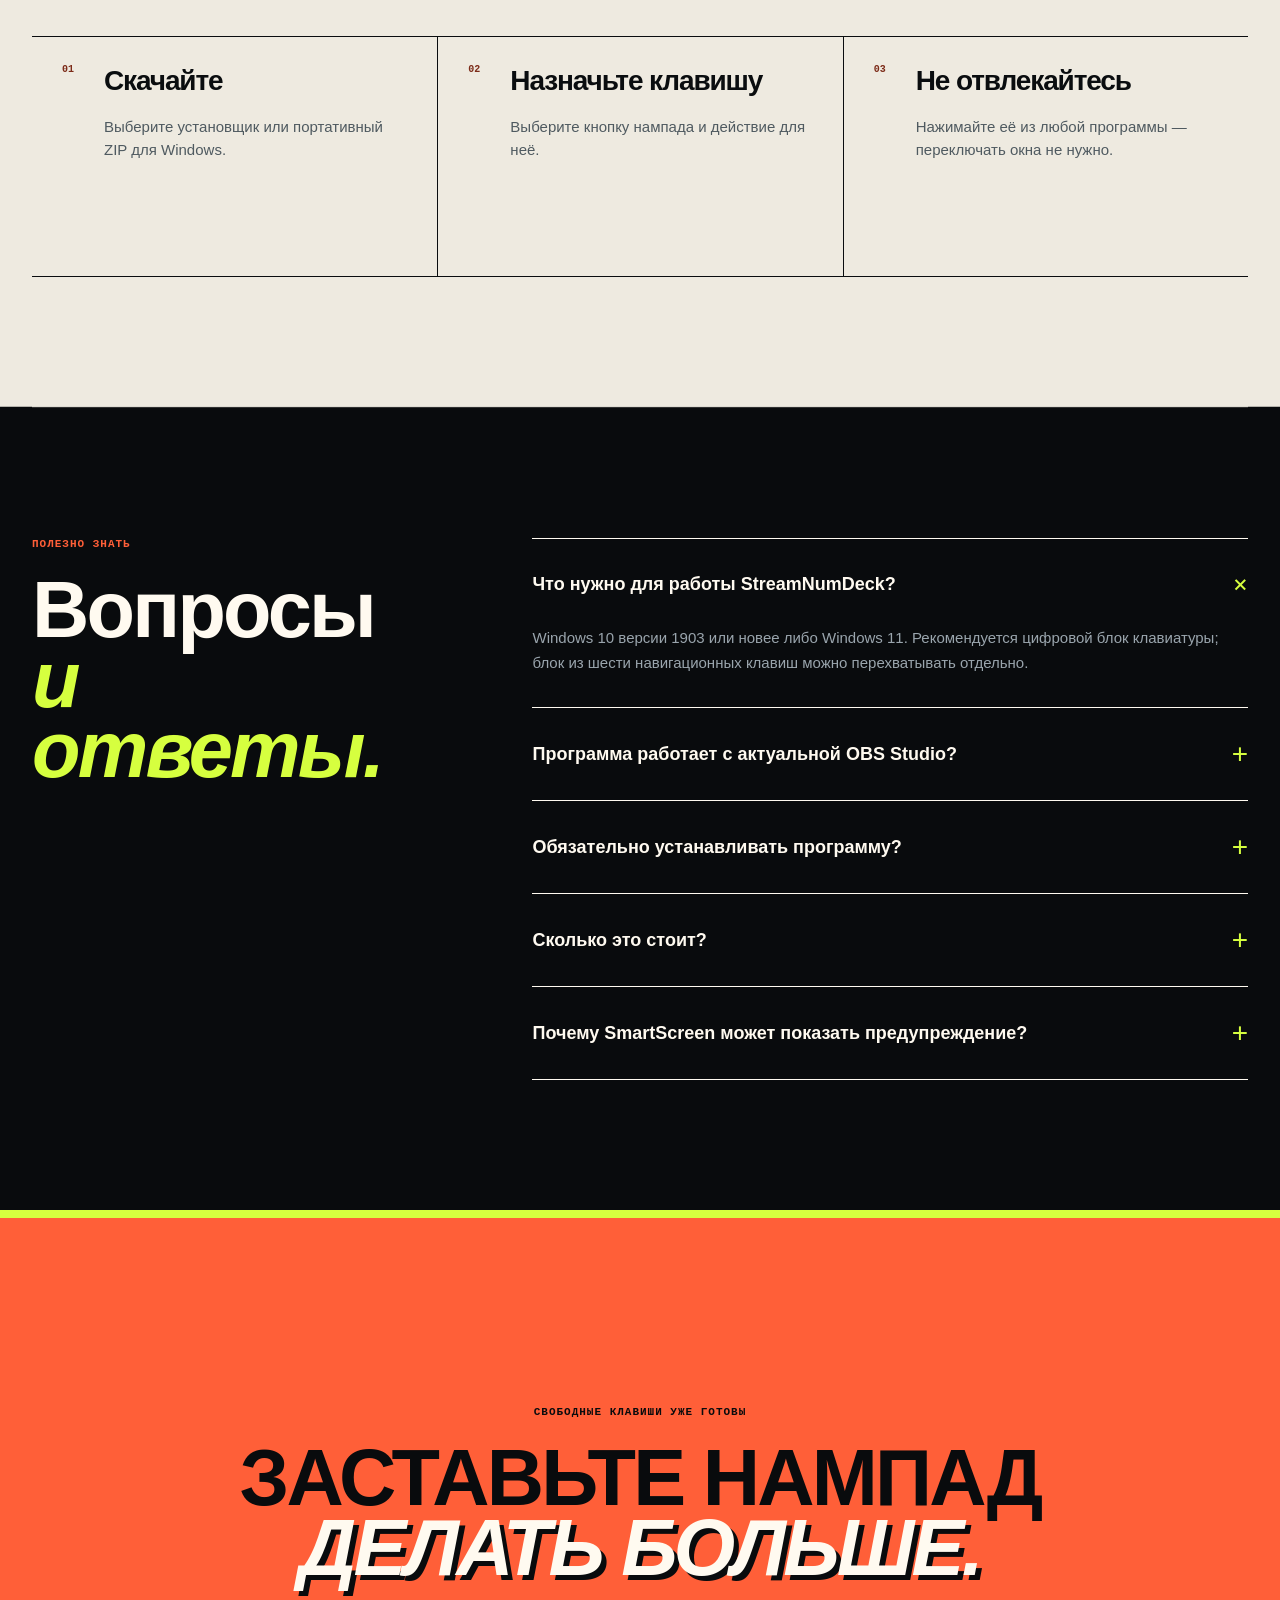
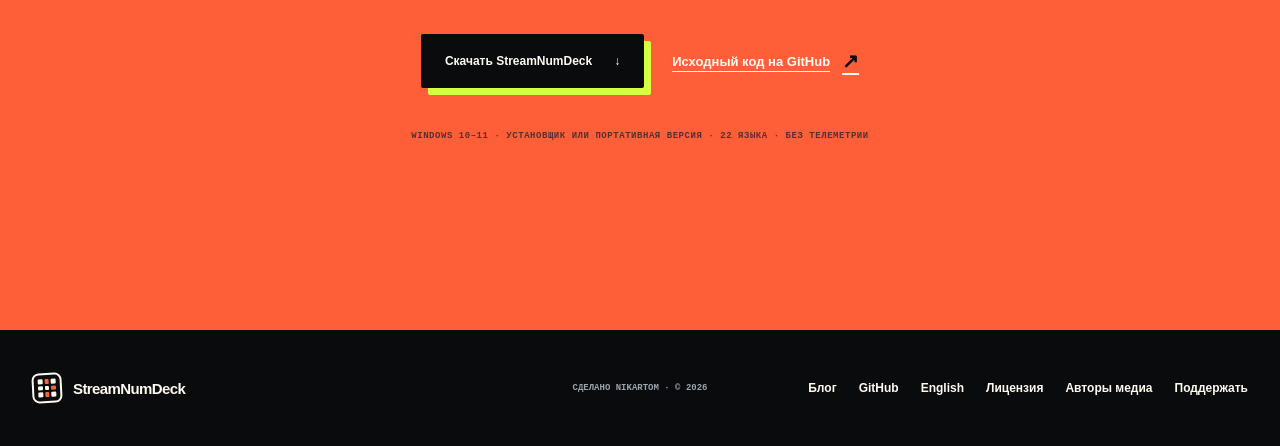
<file: ru/index.html>
<!doctype html>
<html lang="ru">
<head>
  <meta charset="utf-8">
  <meta name="viewport" content="width=device-width, initial-scale=1">
  <title>StreamNumDeck — превратите нампад в пульт для OBS</title>
  <meta name="description" content="Управляйте сценами OBS, веб-камерой, микрофоном, звуком, программами и сценариями с цифрового блока клавиатуры. Попробуйте демо StreamNumDeck.">
  <meta name="author" content="nikartom">
  <meta name="application-name" content="StreamNumDeck">
  <meta name="theme-color" content="#071a2b">
  <meta name="robots" content="index,follow,max-image-preview:large,max-snippet:-1,max-video-preview:-1">
  <link rel="canonical" href="https://streamnumdeck.com/ru/">
  <link rel="alternate" hreflang="en" href="https://streamnumdeck.com/">
  <link rel="alternate" hreflang="ru" href="https://streamnumdeck.com/ru/">
  <link rel="alternate" hreflang="x-default" href="https://streamnumdeck.com/">
  <link rel="icon" href="../favicon.ico" sizes="any">
  <link rel="stylesheet" href="../styles.css">
  <script src="../script.js" defer></script>

  <meta property="og:type" content="website">
  <meta property="og:site_name" content="StreamNumDeck">
  <meta property="og:locale" content="ru_RU">
  <meta property="og:locale:alternate" content="en_US">
  <meta property="og:title" content="StreamNumDeck — нампад становится вашим пультом">
  <meta property="og:description" content="Управляйте OBS, звуком, программами, макросами и целыми сценариями с клавиатуры, которая у вас уже есть.">
  <meta property="og:url" content="https://streamnumdeck.com/ru/">
  <meta property="og:image" content="https://streamnumdeck.com/assets/app-deck-filled.png">
  <meta property="og:image:width" content="1038">
  <meta property="og:image:height" content="1515">
  <meta property="og:image:alt" content="StreamNumDeck, настроенный как пульт для управления трансляцией в OBS">
  <meta name="twitter:card" content="summary">
  <meta name="twitter:title" content="StreamNumDeck — нампад становится вашим пультом">
  <meta name="twitter:description" content="Превратите обычный нампад в настраиваемый пульт для OBS, звука, программ, макросов и автоматизаций.">
  <meta name="twitter:image" content="https://streamnumdeck.com/assets/app-deck-filled.png">

  <script type="application/ld+json">
  {
    "@context": "https://schema.org",
    "@graph": [
      {
        "@type": "WebSite",
        "@id": "https://streamnumdeck.com/#website",
        "url": "https://streamnumdeck.com/ru/",
        "name": "StreamNumDeck",
        "alternateName": "Stream Num Deck",
        "inLanguage": ["en", "ru"]
      },
      {
        "@type": "SoftwareApplication",
        "@id": "https://streamnumdeck.com/#software",
        "name": "StreamNumDeck",
        "applicationCategory": "MultimediaApplication",
        "applicationSubCategory": "Программа для управления OBS и трансляциями",
        "operatingSystem": "Windows 10, Windows 11",
        "softwareRequirements": "Windows 10 версии 1903 или новее либо Windows 11",
        "softwareVersion": "1.2.0",
        "dateModified": "2026-07-15",
        "inLanguage": "ru",
        "description": "Превращает цифровой блок клавиатуры в настраиваемый пульт для OBS Studio, звука, программ, макросов и многошаговых сценариев.",
        "featureList": [
          "До 44 действий в каждом профиле",
          "Управление сценами, источниками, записью, трансляцией и буфером повтора OBS Studio",
          "Управление общим звуком Windows и громкостью отдельных программ",
          "Клавиатурные макросы и запуск программ",
          "Многошаговые сценарии с настраиваемыми паузами",
          "22 языка интерфейса",
          "Без телеметрии и рекламы"
        ],
        "image": "https://streamnumdeck.com/assets/app-deck-filled.png",
        "screenshot": "https://streamnumdeck.com/assets/app-deck-filled.png",
        "url": "https://streamnumdeck.com/ru/",
        "downloadUrl": "https://github.com/nikartom/StreamNumDeck/releases/latest",
        "installUrl": "https://github.com/nikartom/StreamNumDeck/releases/latest",
        "sameAs": "https://github.com/nikartom/StreamNumDeck",
        "license": "https://github.com/nikartom/StreamNumDeck/blob/main/LICENSE.md",
        "author": {"@type": "Person", "name": "nikartom", "url": "https://github.com/nikartom"},
        "offers": {
          "@type": "Offer",
          "price": "0",
          "priceCurrency": "USD",
          "availability": "https://schema.org/InStock",
          "url": "https://github.com/nikartom/StreamNumDeck/releases/latest",
          "description": "Бесплатно для личного и другого разрешённого некоммерческого использования; коммерческое использование требует отдельного разрешения."
        }
      }
    ]
  }
  </script>
</head>
<body>
  <a class="skip-link" href="#main">Перейти к содержанию</a>

  <header class="site-header">
    <a class="brand" href="#top" aria-label="Главная StreamNumDeck">
      <span class="brand-mark" aria-hidden="true"><i></i><i></i><i></i><i></i><i></i><i></i><i></i><i></i><i></i></span>
      <span>StreamNumDeck</span>
    </a>
    <nav class="site-nav" aria-label="Основная навигация">
      <a href="#try">Демо</a>
      <a href="#features">Возможности</a>
      <a href="#how">Как это работает</a>
      <a href="#faq">Вопросы</a>
      <a href="blog/">Блог</a>
    </nav>
    <div class="header-tools">
      <a class="language-link" href="../" lang="en" hreflang="en" aria-label="EN — switch to English" data-language-select="en">EN</a>
      <a class="header-download" href="https://github.com/nikartom/StreamNumDeck/releases/latest">Скачать <span aria-hidden="true">↗</span></a>
    </div>
  </header>

  <aside class="language-suggestion" data-language-suggestion hidden aria-label="Language suggestion">
    <span class="language-suggestion-badge" aria-hidden="true">EN</span>
    <p><strong>Prefer English?</strong><span>Open the English version of the website.</span></p>
    <a href="../" lang="en" hreflang="en" data-language-select="en">Open in English <span aria-hidden="true">→</span></a>
    <button type="button" data-language-dismiss aria-label="Close language suggestion">×</button>
  </aside>

  <main id="main">
    <section class="hero" id="top" aria-labelledby="hero-title">
      <div class="hero-intro">
        <div class="hero-copy">
          <p class="eyebrow"><span></span> Хватит покупать кнопки. Используйте свои.</p>
          <h1 id="hero-title">Ваш нампад.<br><em>Ваш чит-код для стрима.</em></h1>
        </div>
        <div class="hero-side">
          <p>Никаких лишних коробочек на столе и паники с Alt+Tab. Нажмите клавишу — StreamNumDeck разберётся с OBS, звуком, программами, макросами и сценариями.</p>
          <div class="hero-actions">
            <a class="button button-primary" href="https://github.com/nikartom/StreamNumDeck/releases/latest">Скачать для Windows <span aria-hidden="true">↓</span></a>
            <a class="text-link" href="#try">Попробовать ниже <span aria-hidden="true">↘</span></a>
          </div>
          <ul class="hero-facts" aria-label="Кратко о программе">
            <li>Бесплатно</li><li>Windows 10–11</li><li>Без телеметрии</li>
          </ul>
        </div>
      </div>

      <div class="demo-wrap" id="try">
        <div class="demo-heading">
          <div>
            <p class="section-kicker">Играбельное демо · нампад уже в эфире</p>
            <h2>Нажали.<br><em>Сразу увидели.</em></h2>
          </div>
          <p id="demo-help">Эта интерактивная демоверсия показывает, как работает StreamNumDeck. Нажмите КАМ, МИК, ЗАПИСЬ, В ЭФИР или СЦЕНАРИЙ, чтобы увидеть доступные действия на примере.</p>
        </div>

        <div class="control-rig">
          <div class="broadcast" id="broadcast" data-scene="gameplay" aria-label="Демонстрация экрана трансляции" aria-describedby="demo-help">
            <div class="broadcast-topbar">
              <div class="window-dots" aria-hidden="true"><i></i><i></i><i></i></div>
              <span class="studio-label">ПРЕДПРОСМОТР ЭФИРА</span>
              <span class="live-badge"><i></i><b id="live-label">ПРЕВЬЮ</b><time id="live-timer" datetime="PT0S">00:00</time></span>
            </div>
            <div class="stream-stage">
              <div class="game-world">
                <img class="game-frame" src="../assets/freedoom-gameplay-768.webp" srcset="../assets/freedoom-gameplay-768.webp 768w, ../assets/freedoom-gameplay-1152.webp 1152w, ../assets/freedoom-gameplay-1680.webp 1680w" sizes="(max-width: 600px) calc(100vw - 34px), (max-width: 940px) calc(100vw - 48px), 65vw" width="1680" height="1050" loading="lazy" decoding="async" alt="Кадр игрового процесса свободного ретро-шутера Freedoom">
                <span class="game-id" aria-hidden="true">FREEDOOM // PHASE 2</span>
              </div>
              <div class="starting-card scene-card">
                <small>ДО НАЧАЛА ЭФИРА</small><strong>02:14</strong><span>берите напиток · скоро начнём</span>
              </div>
              <div class="brb-card scene-card">
                <small>КОРОТКИЙ ПЕРЕРЫВ</small><strong>BRB</strong><span>вернусь раньше, чем вы соскучитесь</span>
              </div>
              <div class="chatting-title scene-card"><small>ОБЩАЕМСЯ</small><strong>Поговорим.</strong></div>
              <div class="scene-chip"><span>СЦЕНА</span><strong id="scene-name">Игра</strong></div>
              <div class="camera-card" id="camera-card">
                <span class="camera-tag"><i></i> КАМ 01</span>
                <img class="facecam-image" src="../assets/streamer-facecam-256.webp" srcset="../assets/streamer-facecam-256.webp 256w, ../assets/streamer-facecam-400.webp 400w, ../assets/streamer-facecam-600.webp 600w" sizes="(max-width: 600px) 132px, (max-width: 1200px) 160px, 190px" width="400" height="600" loading="lazy" decoding="async" alt="">
                <p>Камера скрыта</p>
              </div>
              <div class="chat-stack" aria-hidden="true">
                <p><i></i><span><b>pixel_fox</b> красивый момент!</span></p>
                <p><i></i><span><b>mira.exe</b> отличный стрим</span></p>
              </div>
              <div class="action-toast" id="action-toast" role="status" aria-live="polite">Готово — нажмите клавишу</div>
              <div class="sound-wave" aria-hidden="true"><i></i><i></i><i></i><i></i><i></i><i></i><i></i><i></i><i></i></div>
            </div>
            <div class="mixer-bar">
              <span class="control-pill mic-pill"><i class="mic-icon" aria-hidden="true"></i><b>МИК</b><small id="mic-state">ВКЛ</small></span>
              <span class="level-meter" aria-hidden="true"><i></i><i></i><i></i><i></i><i></i><i></i><i></i><i></i><i></i><i></i><i></i><i></i></span>
              <span class="control-pill"><b>ЗВУК ПК</b><small id="desktop-state">−8 дБ</small></span>
              <span class="record-pill" id="record-state"><i></i> ЗАПИСЬ</span>
            </div>
          </div>

          <div class="deck-console">
            <div class="deck-console-head">
              <span><i></i> OBS ПОДКЛЮЧЁН</span>
              <span>СЛОЙ <b id="layer-status">A</b></span>
            </div>
            <div class="nav-keys" aria-label="Клавиши навигационного блока">
              <button class="deck-key scene-key" type="button" data-key="Insert" data-action="starting" data-label-en="Starting soon" data-label-ru="Заставка"><small>INS</small><strong>СТАРТ</strong></button>
              <button class="deck-key scene-key" type="button" data-key="Home" data-action="gameplay" data-label-en="Gameplay" data-label-ru="Игра"><small>HOME</small><strong>ИГРА</strong></button>
              <button class="deck-key scene-key" type="button" data-key="PageUp" data-action="chatting" data-label-en="Just chatting" data-label-ru="Общение"><small>PGUP</small><strong>ЧАТ</strong></button>
              <button class="deck-key" type="button" data-key="Delete" data-action="brb" data-label-en="BRB scene" data-label-ru="Скоро вернусь"><small>DEL</small><strong>BRB</strong></button>
              <button class="deck-key accent-key" type="button" data-key="End" data-action="webcam" data-label-en="Toggle webcam" data-label-ru="Переключить камеру"><small>END</small><strong>КАМ</strong></button>
              <button class="deck-key" type="button" data-key="PageDown" data-action="replay" data-label-en="Replay saved" data-label-ru="Повтор сохранён"><small>PGDN</small><strong>ПОВТОР</strong></button>
            </div>
            <div class="numpad" aria-label="Интерактивный цифровой блок">
              <button class="deck-key layer-key" type="button" data-key="NumLock" data-action="layer" aria-pressed="false"><small>NUM</small><strong>СЛОЙ A</strong></button>
              <button class="deck-key" type="button" data-key="Divide" data-action-a="previous" data-action-b="volume-down" data-label-en="Previous track" data-label-ru="Прошлый трек"><small>/</small><strong>НАЗАД</strong></button>
              <button class="deck-key" type="button" data-key="Multiply" data-action-a="play" data-action-b="volume-up" data-label-en="Play / pause" data-label-ru="Пуск / пауза"><small>×</small><strong>ПУСК</strong></button>
              <button class="deck-key" type="button" data-key="Subtract" data-action-a="volume-down" data-action-b="master-mute" data-label-en="Volume down" data-label-ru="Тише"><small>−</small><strong>ЗВУК −</strong></button>
              <button class="deck-key mic-key" type="button" data-key="Numpad7" data-action-a="mic" data-action-b="launch-obs" data-label-en="Toggle microphone" data-label-ru="Переключить микрофон"><small>7</small><strong>МИК</strong></button>
              <button class="deck-key" type="button" data-key="Numpad8" data-action-a="desktop" data-action-b="launch-discord" data-label-en="Desktop audio" data-label-ru="Звук компьютера"><small>8</small><strong>ЗВУК ПК</strong></button>
              <button class="deck-key" type="button" data-key="Numpad9" data-action-a="sound" data-action-b="dashboard" data-label-en="Sound effect" data-label-ru="Звуковой эффект"><small>9</small><strong>ЭФФЕКТ</strong></button>
              <button class="deck-key tall-key plus-key" type="button" data-key="Add" data-action-a="volume-up" data-action-b="next" data-label-en="Volume up" data-label-ru="Громче"><small>+</small><strong>ЗВУК +</strong></button>
              <button class="deck-key" type="button" data-key="Numpad4" data-action-a="gameplay" data-action-b="website" data-label-en="Switch scene" data-label-ru="Сменить сцену"><small>4</small><strong>СЦЕНА</strong></button>
              <button class="deck-key" type="button" data-key="Numpad5" data-action-a="webcam" data-action-b="file" data-label-en="Toggle source" data-label-ru="Источник"><small>5</small><strong>ИСТОЧНИК</strong></button>
              <button class="deck-key" type="button" data-key="Numpad6" data-action-a="mic" data-action-b="app" data-label-en="Mute OBS input" data-label-ru="Вход OBS"><small>6</small><strong>МИК OBS</strong></button>
              <button class="deck-key record-key" type="button" data-key="Numpad1" data-action-a="record" data-action-b="work" data-label-en="Toggle recording" data-label-ru="Переключить запись"><small>1</small><strong>ЗАПИСЬ</strong></button>
              <button class="deck-key routine-key" type="button" data-key="Numpad2" data-action-a="routine" data-action-b="profile" data-label-en="Run stream routine" data-label-ru="Запустить сценарий"><small>2</small><strong>СЦЕНАРИЙ</strong></button>
              <button class="deck-key" type="button" data-key="Numpad3" data-action-a="macro" data-action-b="edit" data-label-en="Keyboard macro" data-label-ru="Макрос"><small>3</small><strong>МАКРОС</strong></button>
              <button class="deck-key tall-key enter-key live-key" type="button" data-key="NumpadEnter" data-action-a="live" data-action-b="switch-profile" data-label-en="Toggle stream" data-label-ru="Переключить эфир"><small>ENTER</small><strong>В ЭФИР</strong></button>
              <button class="deck-key wide-key" type="button" data-key="Numpad0" data-action-a="brb" data-action-b="home" data-label-en="BRB scene" data-label-ru="Сцена «Вернусь»"><small>0</small><strong>ВЕРНУСЬ</strong></button>
              <button class="deck-key" type="button" data-key="Decimal" data-action-a="master-mute" data-action-b="pause" data-label-en="Master mute" data-label-ru="Выключить звук"><small>.</small><strong>ТИШИНА</strong></button>
            </div>
            <p class="keyboard-hint"><span aria-hidden="true">⌨</span> Физический нампад здесь тоже работает</p>
          </div>
        </div>
        <p class="demo-credit">Медиа в демо: <a href="https://freedoom.github.io/">проект Freedoom</a> · фото веб-камеры — <a href="https://www.pexels.com/photo/man-wearing-headset-while-playing-online-games-9072246/">Yan Krukau / Pexels</a> · иконки — <a href="https://lucide.dev/">Lucide</a></p>
      </div>
    </section>

    <section class="trust-strip" aria-label="Возможности продукта">
      <span>OBS Studio</span><i>✦</i><span>Звук Windows</span><i>✦</i><span>Макросы</span><i>✦</i><span>Сценарии</span><i>✦</i><span>22 языка</span>
    </section>

    <section class="features" id="features" aria-labelledby="features-title">
      <div class="section-header">
        <p class="section-kicker">Весь стримерский loadout</p>
        <h2 id="features-title">Одна рука в игре.<br><em>Вторая управляет всем.</em></h2>
        <p>Руки остаются на клавиатуре, а внимание — там, где оно нужно: в игре, разговоре и общении со зрителями.</p>
      </div>
      <div class="bento-grid">
        <article class="feature-card card-obs">
          <p class="card-label">01 · УПРАВЛЕНИЕ OBS</p>
          <h3>Режиссируйте весь эфир.</h3>
          <p>Меняйте сцены, источники и входы, запускайте запись и трансляцию, сохраняйте повторы — без поисков по окнам OBS.</p>
          <div class="scene-tabs" aria-hidden="true"><span>ЗАСТАВКА</span><span class="active">ИГРА</span><span>ОБЩЕНИЕ</span></div>
        </article>
        <article class="feature-card card-audio">
          <p class="card-label">02 · ЗВУК</p>
          <h3>Каждый сигнал<br>точно вовремя.</h3>
          <p>Выключайте микрофон, управляйте общим звуком и громкостью отдельных программ.</p>
          <div class="card-wave" aria-hidden="true"><i></i><i></i><i></i><i></i><i></i><i></i><i></i><i></i><i></i><i></i></div>
        </article>
        <article class="feature-card card-layers">
          <p class="card-label">03 · ДВА СЛОЯ</p>
          <strong>22 × 2</strong>
          <h3>До 44 действий в профиле.</h3>
          <p>NumLock мгновенно превращает те же клавиши во второй независимый пульт.</p>
        </article>
        <article class="feature-card card-anything">
          <p class="card-label">04 · НЕ ТОЛЬКО СТРИМЫ</p>
          <h3>Открывайте что угодно.<br>Запускайте что угодно.</h3>
          <p>Программы, файлы, папки и сайты. Горячие клавиши и макросы. Соберите рабочий процесс вокруг своих инструментов.</p>
          <div class="launch-row" aria-hidden="true"><span>ПРОГРАММА</span><b>→</b><span>МАКРОС</span><b>→</b><span>ГОТОВО</span></div>
        </article>
        <article class="feature-card card-local">
          <p class="card-label">05 · ВСЁ ЛОКАЛЬНО</p>
          <h3>Ваши настройки<br>остаются вашими.</h3>
          <p>Без аккаунта, рекламы и телеметрии. Профили, настройки, значки и журналы хранятся на вашем компьютере.</p>
          <div class="privacy-orbit" aria-hidden="true"><span>100%</span><small>ЛОКАЛЬНО</small></div>
        </article>
      </div>
    </section>

    <section class="how" id="how" aria-labelledby="how-title">
      <div class="how-copy">
        <p class="section-kicker">Одна клавиша умеет многое</p>
        <h2 id="how-title">Соберите сценарий.<br><em>Нажмите один раз.</em></h2>
        <p>Объединяйте действия OBS, звук, системные команды, клавиатурные макросы и настраиваемые паузы в одну надёжную последовательность.</p>
        <a class="text-link text-link-light" href="https://github.com/nikartom/StreamNumDeck#readme">Все доступные действия <span aria-hidden="true">↗</span></a>
      </div>
      <div class="routine-panel" aria-label="Пример автоматизации запуска трансляции">
        <div class="routine-head"><span>СЦЕНАРИЙ «В ЭФИР»</span><small>NUM 2 · 4 ШАГА</small></div>
        <ol>
          <li><span>01</span><i class="routine-icon"><img src="../assets/icons/mic.svg" alt=""></i><div><strong>Включить микрофон</strong><small>Устройство ввода по умолчанию</small></div><b>ГОТОВО</b></li>
          <li><span>02</span><i class="routine-icon"><img src="../assets/icons/video.svg" alt=""></i><div><strong>Показать веб-камеру</strong><small>Источник OBS: Камера</small></div><b>ГОТОВО</b></li>
          <li class="active"><span>03</span><i class="routine-icon"><img src="../assets/icons/workflow.svg" alt=""></i><div><strong>Подождать 3 секунды</strong><small>Пауза перед выходом в эфир</small></div><b>ВЫПОЛНЯЕТСЯ</b></li>
          <li><span>04</span><i class="routine-icon"><img src="../assets/icons/radio-tower.svg" alt=""></i><div><strong>Начать трансляцию</strong><small>OBS Studio</small></div><b>ДАЛЬШЕ</b></li>
        </ol>
      </div>
    </section>

    <section class="setup" aria-labelledby="setup-title">
      <div class="section-header compact-header">
        <p class="section-kicker">От нуля до первого действия</p>
        <h2 id="setup-title">Настройка за пару минут.</h2>
      </div>
      <ol class="setup-steps">
        <li><span>01</span><div><strong>Скачайте</strong><p>Выберите установщик или портативный ZIP для Windows.</p></div></li>
        <li><span>02</span><div><strong>Назначьте клавишу</strong><p>Выберите кнопку нампада и действие для неё.</p></div></li>
        <li><span>03</span><div><strong>Не отвлекайтесь</strong><p>Нажимайте её из любой программы — переключать окна не нужно.</p></div></li>
      </ol>
    </section>

    <section class="faq" id="faq" aria-labelledby="faq-title">
      <div>
        <p class="section-kicker">Полезно знать</p>
        <h2 id="faq-title">Вопросы<br><em>и ответы.</em></h2>
      </div>
      <div class="faq-list">
        <details open><summary>Что нужно для работы StreamNumDeck?<span>+</span></summary><p>Windows 10 версии 1903 или новее либо Windows 11. Рекомендуется цифровой блок клавиатуры; блок из шести навигационных клавиш можно перехватывать отдельно.</p></details>
        <details><summary>Программа работает с актуальной OBS Studio?<span>+</span></summary><p>Да. StreamNumDeck использует интерфейс OBS WebSocket 5.x, встроенный в актуальные версии OBS Studio.</p></details>
        <details><summary>Обязательно устанавливать программу?<span>+</span></summary><p>Нет. Можно выбрать обычный установщик для текущего пользователя или скачать портативный ZIP, распаковать его и запустить StreamNumDeck.exe.</p></details>
        <details><summary>Сколько это стоит?<span>+</span></summary><p>Программа бесплатна для личного и другого разрешённого некоммерческого использования. Для коммерческого использования требуется отдельное разрешение.</p></details>
        <details><summary>Почему SmartScreen может показать предупреждение?<span>+</span></summary><p>Установщик пока не подписан цифровой подписью. Скачивайте его только из официального репозитория GitHub и при необходимости проверяйте опубликованный SHA-256.</p></details>
      </div>
    </section>

    <section class="final-cta">
      <p class="section-kicker">Свободные клавиши уже готовы</p>
      <h2>Заставьте нампад<br><em>делать больше.</em></h2>
      <div class="final-actions">
        <a class="button button-light" href="https://github.com/nikartom/StreamNumDeck/releases/latest">Скачать StreamNumDeck <span aria-hidden="true">↓</span></a>
        <a class="text-link text-link-light" href="https://github.com/nikartom/StreamNumDeck">Исходный код на GitHub <span aria-hidden="true">↗</span></a>
      </div>
      <p class="final-note">Windows 10–11 · Установщик или портативная версия · 22 языка · Без телеметрии</p>
    </section>
  </main>

  <footer>
    <a class="brand brand-footer" href="#top"><span class="brand-mark" aria-hidden="true"><i></i><i></i><i></i><i></i><i></i><i></i><i></i><i></i><i></i></span><span>StreamNumDeck</span></a>
    <p>Сделано nikartom · © 2026</p>
    <nav aria-label="Навигация в подвале"><a href="blog/">Блог</a><a href="https://github.com/nikartom/StreamNumDeck">GitHub</a><a href="../" lang="en" hreflang="en" data-language-select="en">English</a><a href="https://github.com/nikartom/StreamNumDeck/blob/main/LICENSE.md">Лицензия</a><a href="../THIRD_PARTY_NOTICES.md">Авторы медиа</a><a href="https://www.donationalerts.com/r/kventinburatino">Поддержать</a></nav>
  </footer>
  <!-- Yandex.Metrika counter -->
  <script type="text/javascript">
    window.addEventListener('load', function () {
      var startMetrika = function () {
        (function(m,e,t,r,i,k,a){
          m[i]=m[i]||function(){(m[i].a=m[i].a||[]).push(arguments)};
          m[i].l=1*new Date();
          for (var j = 0; j < document.scripts.length; j++) {if (document.scripts[j].src === r) { return; }}
          k=e.createElement(t),a=e.getElementsByTagName(t)[0],k.async=1,k.src=r,a.parentNode.insertBefore(k,a)
        })(window, document,'script','https://mc.yandex.ru/metrika/tag.js?id=110767475', 'ym');

        window.ym(110767475, 'init', {ssr:true, webvisor:true, clickmap:true, ecommerce:"dataLayer", referrer: document.referrer, url: location.href, accurateTrackBounce:true, trackLinks:true});
      };

      if ('requestIdleCallback' in window) {
        window.requestIdleCallback(startMetrika, {timeout: 3000});
      } else {
        window.setTimeout(startMetrika, 1500);
      }
    }, {once: true});
  </script>
  <noscript><div><img src="https://mc.yandex.ru/watch/110767475" style="position:absolute; left:-9999px;" alt=""></div></noscript>
  <!-- /Yandex.Metrika counter -->
  <!-- Cloudflare Web Analytics -->
  <script type="module" src="https://static.cloudflareinsights.com/beacon.min.js" data-cf-beacon='{"token":"001fa65926f6483e82a920f5ff4c1c75"}'></script>
  <!-- End Cloudflare Web Analytics -->
</body>
</html>
</file>
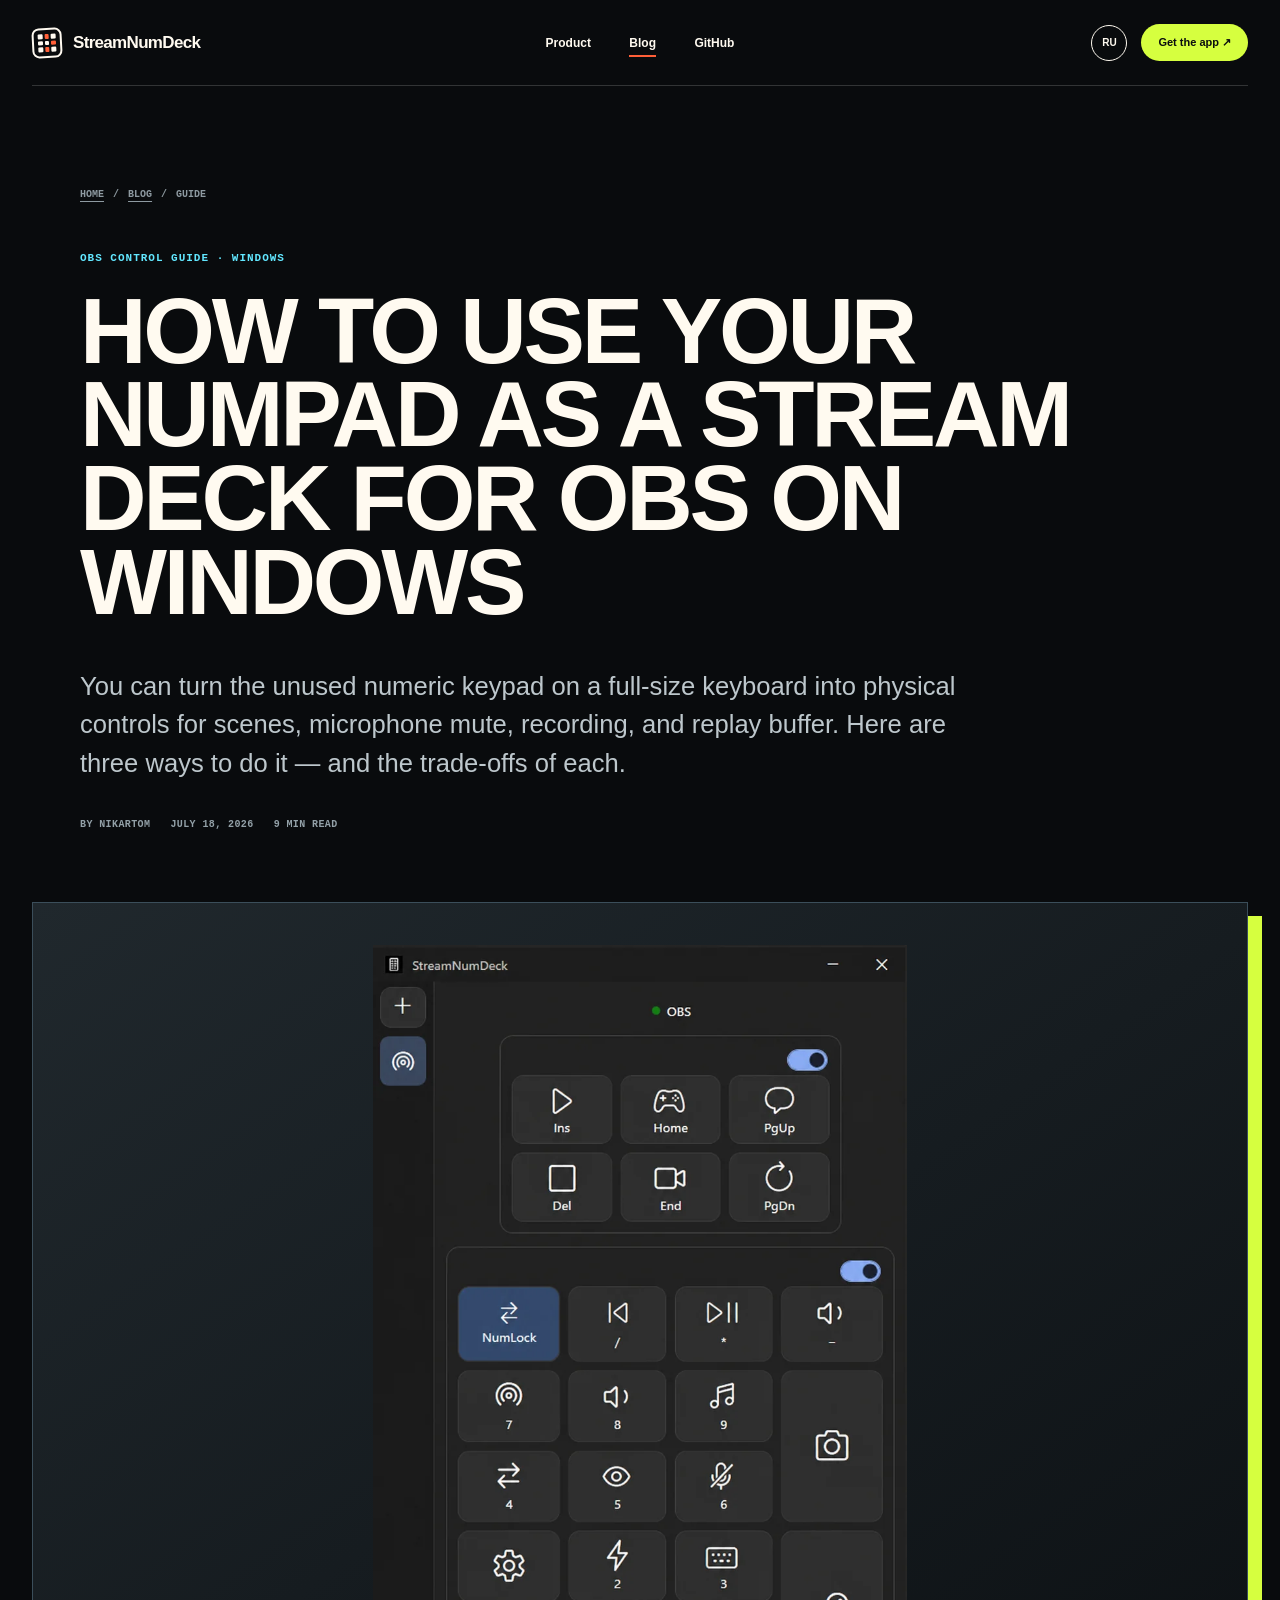
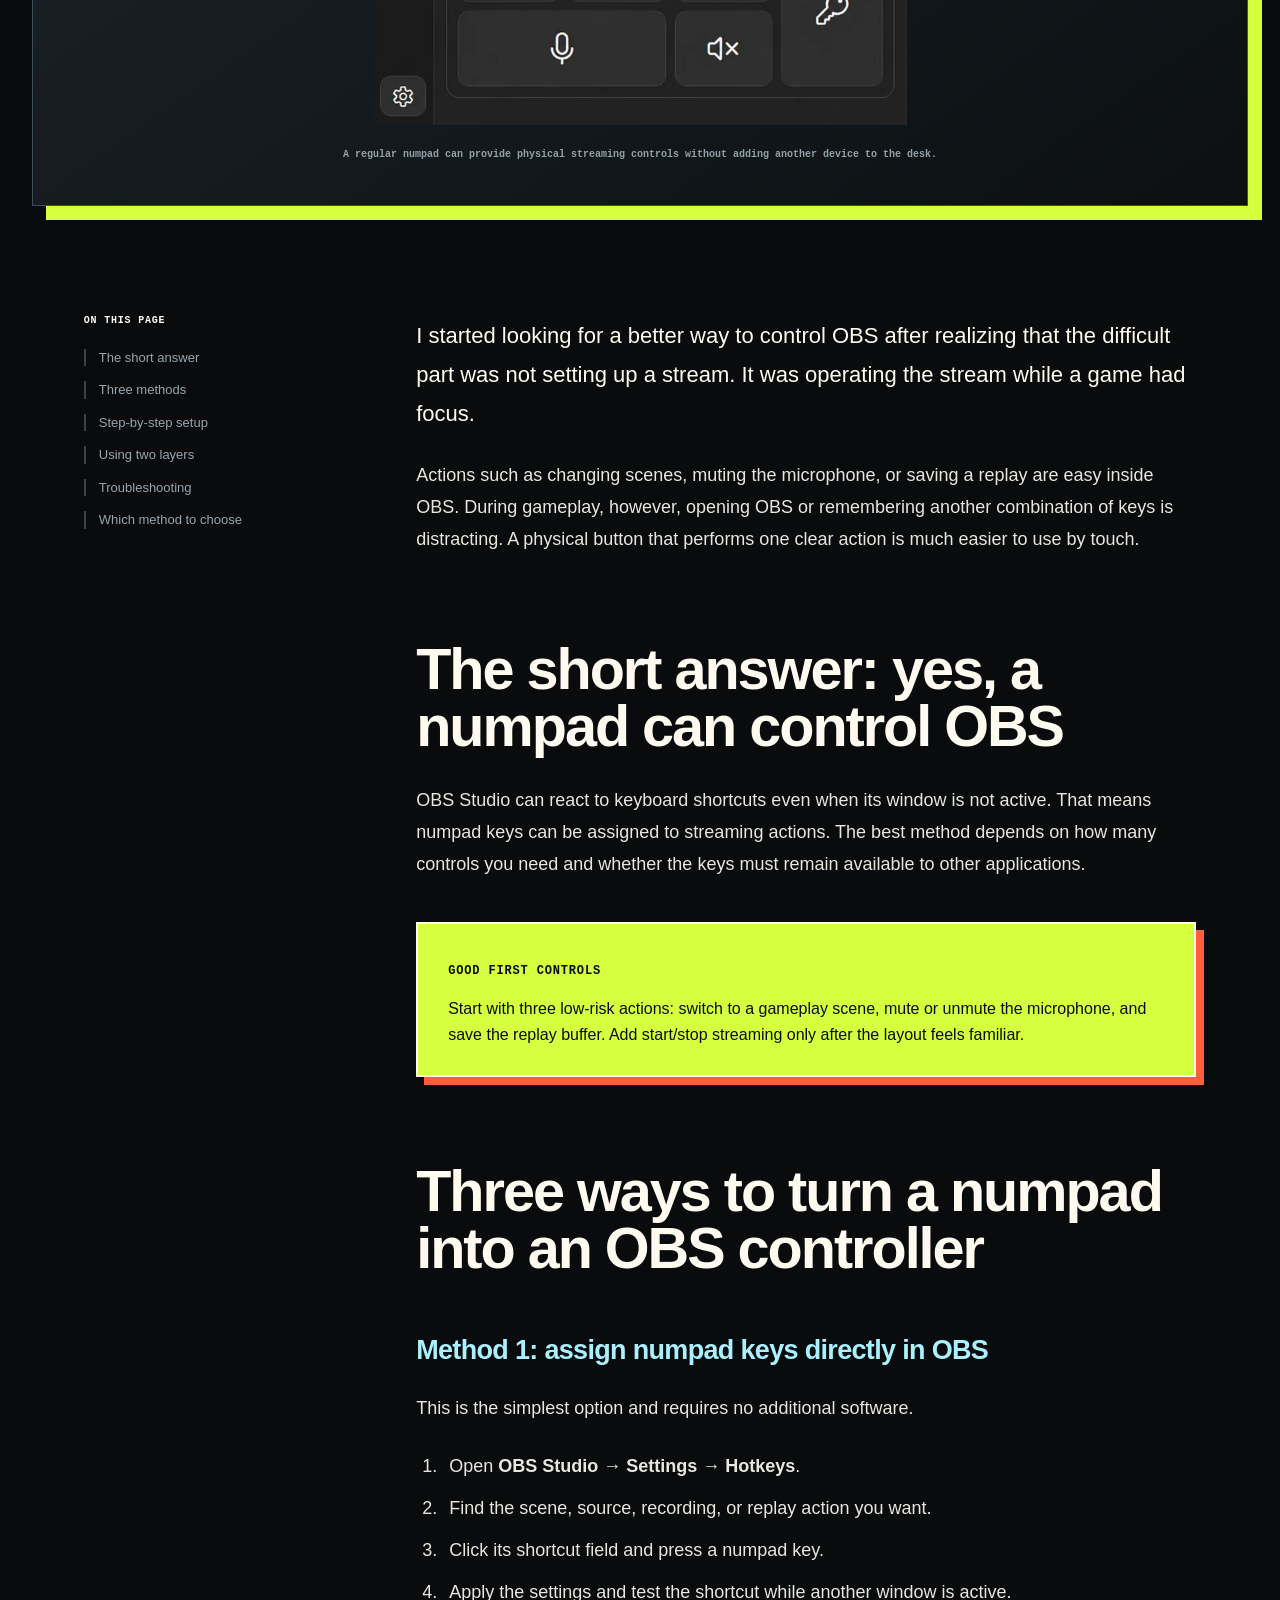
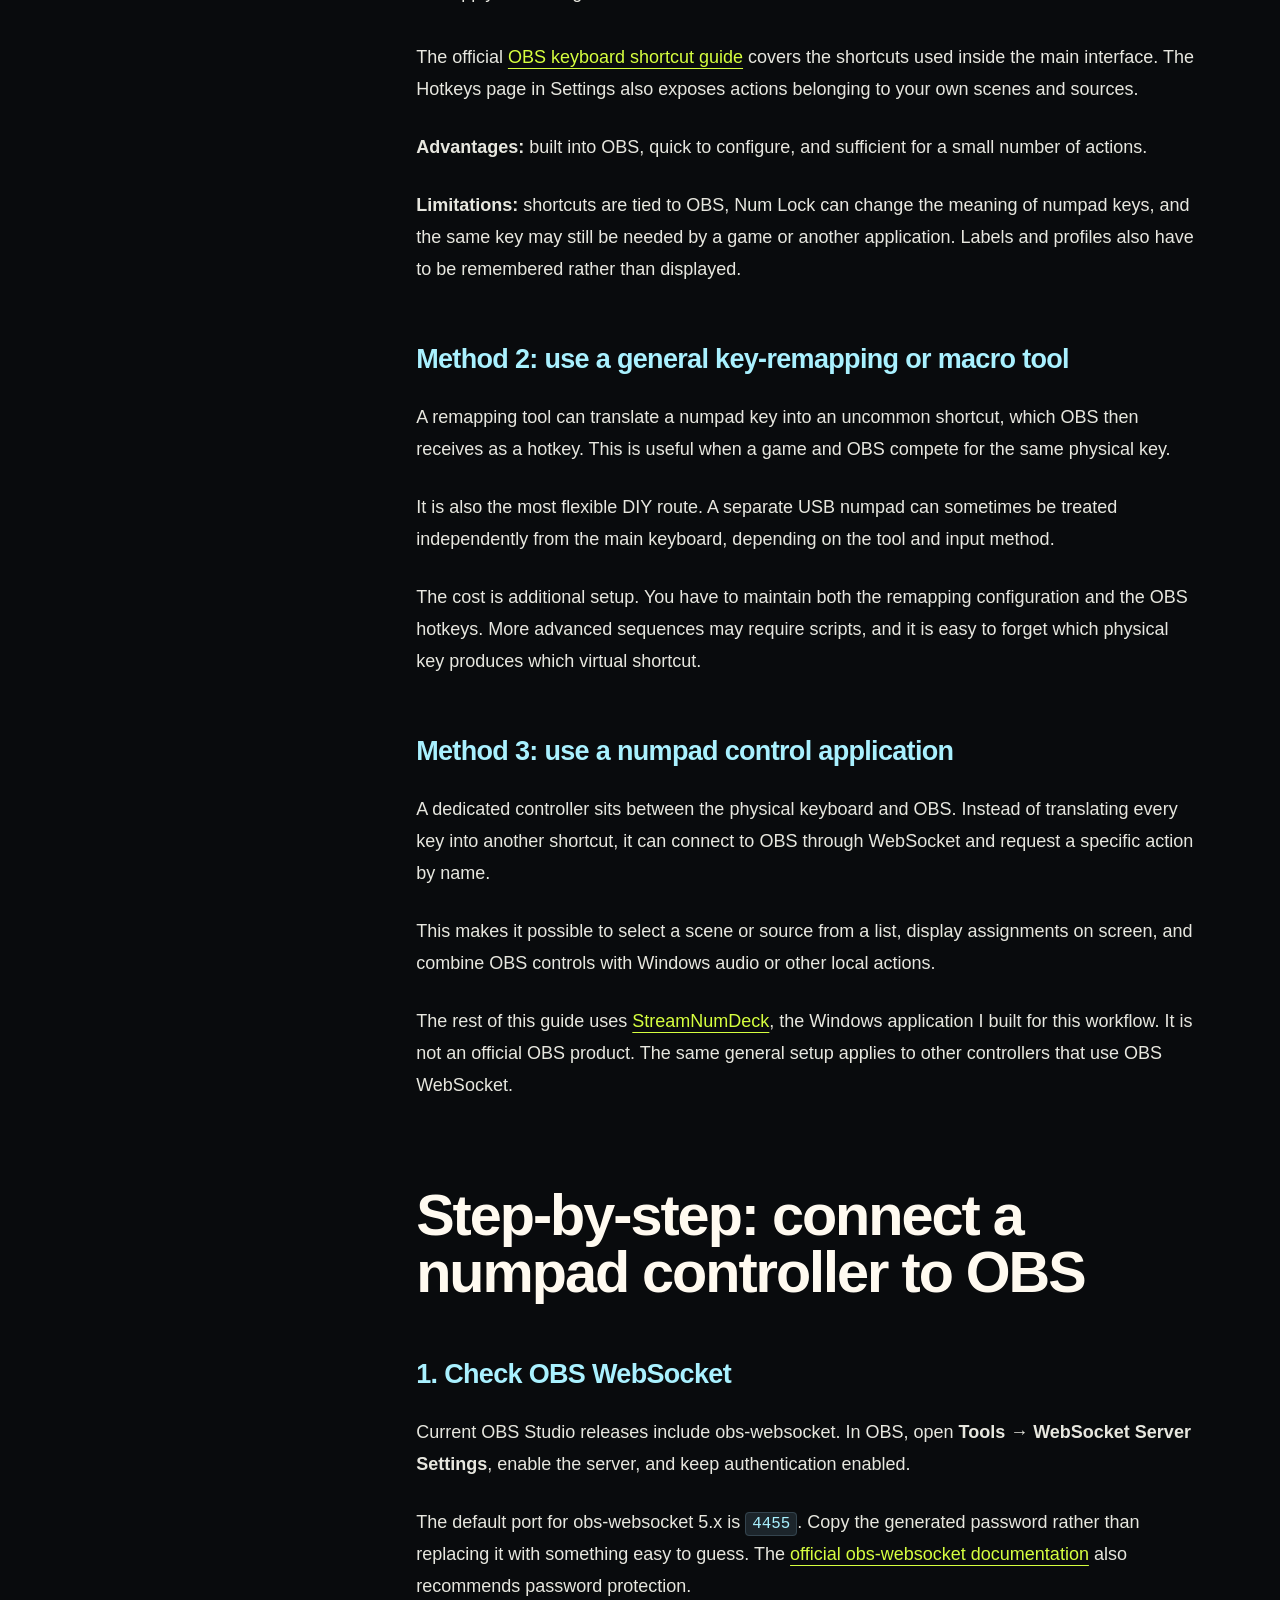
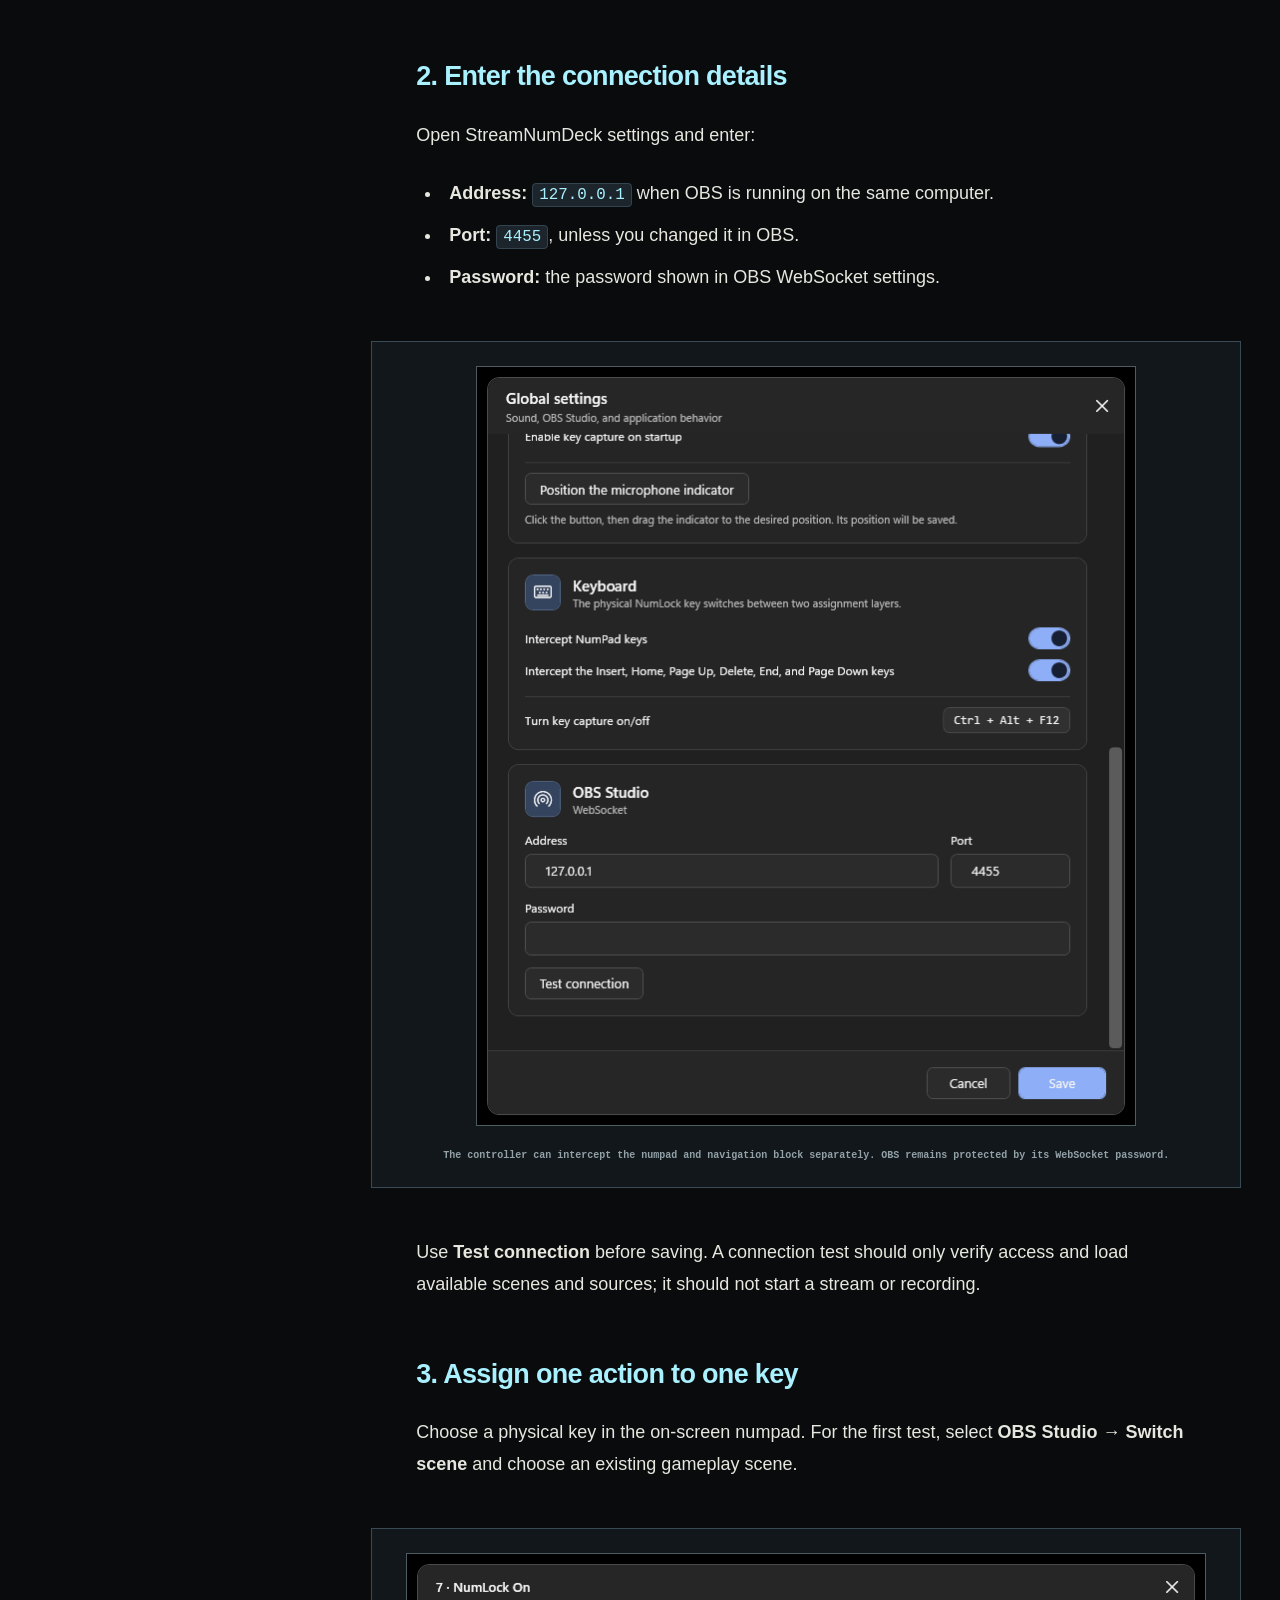
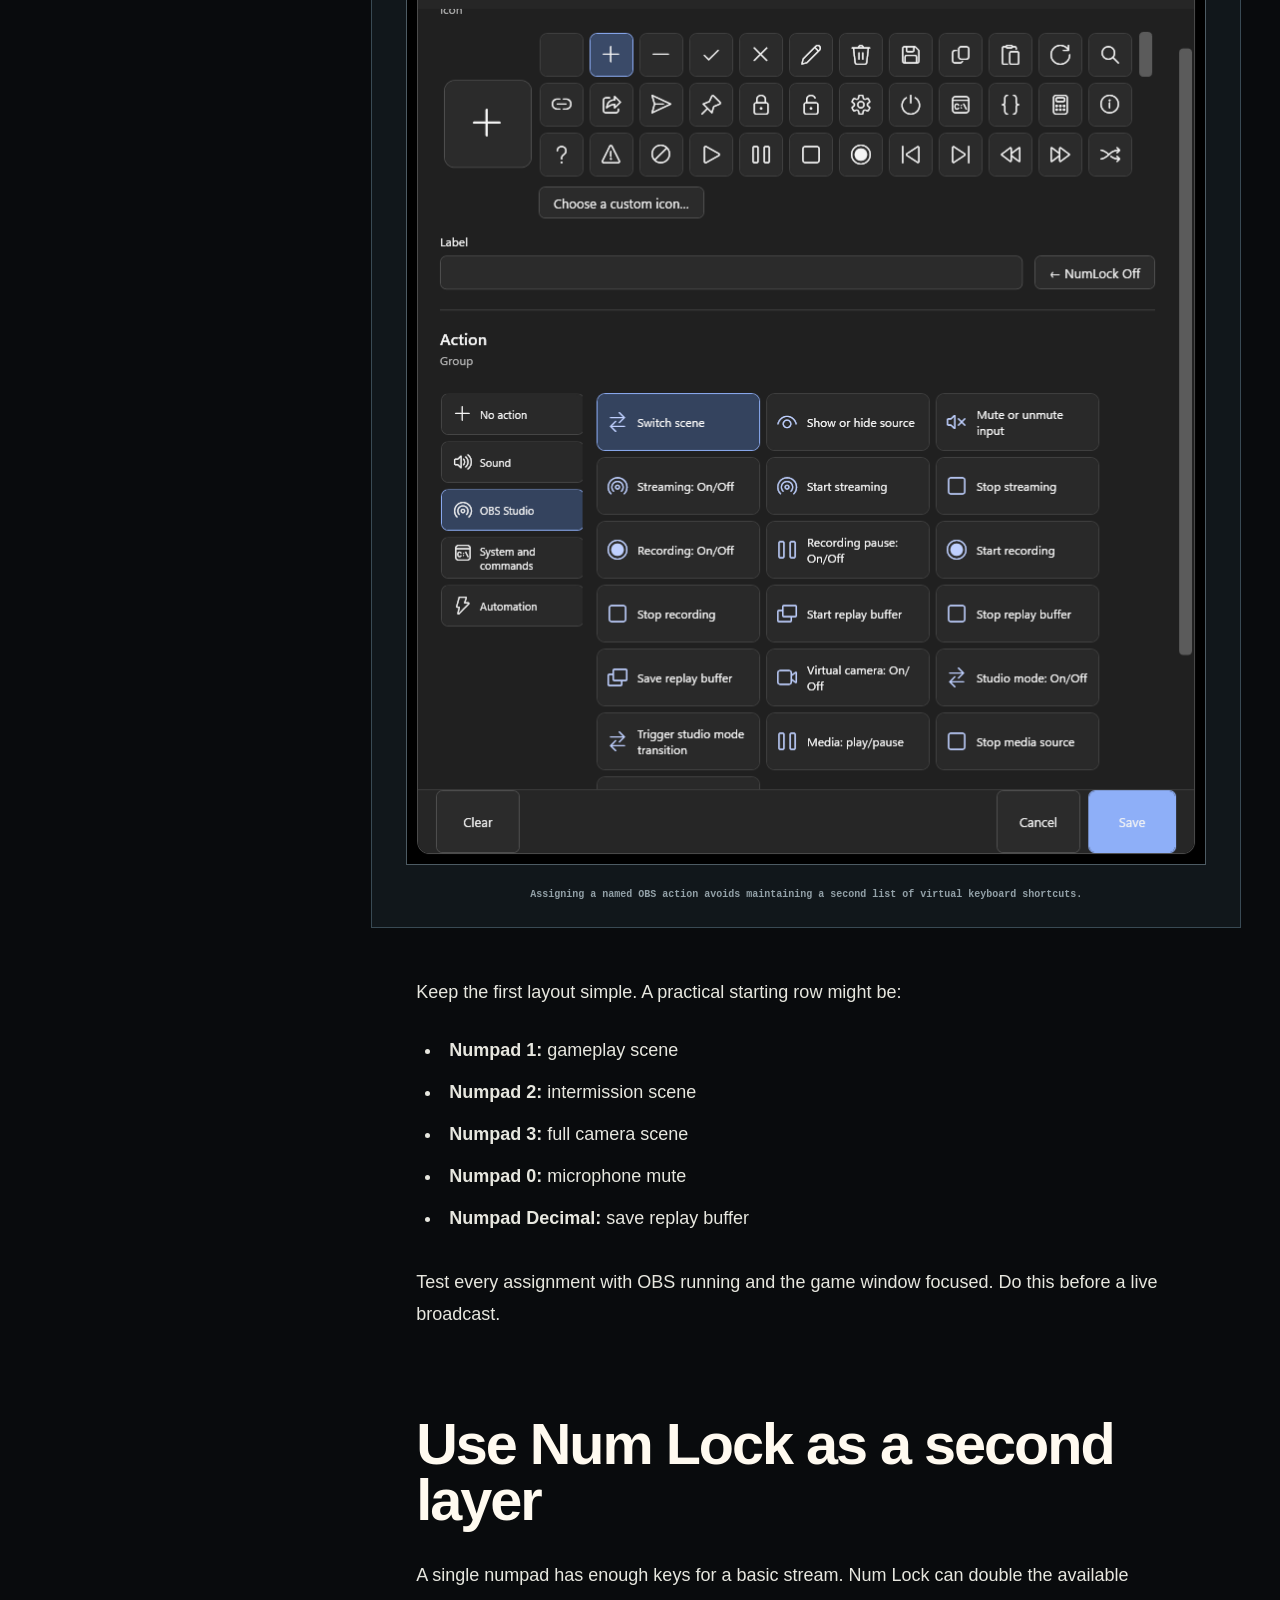
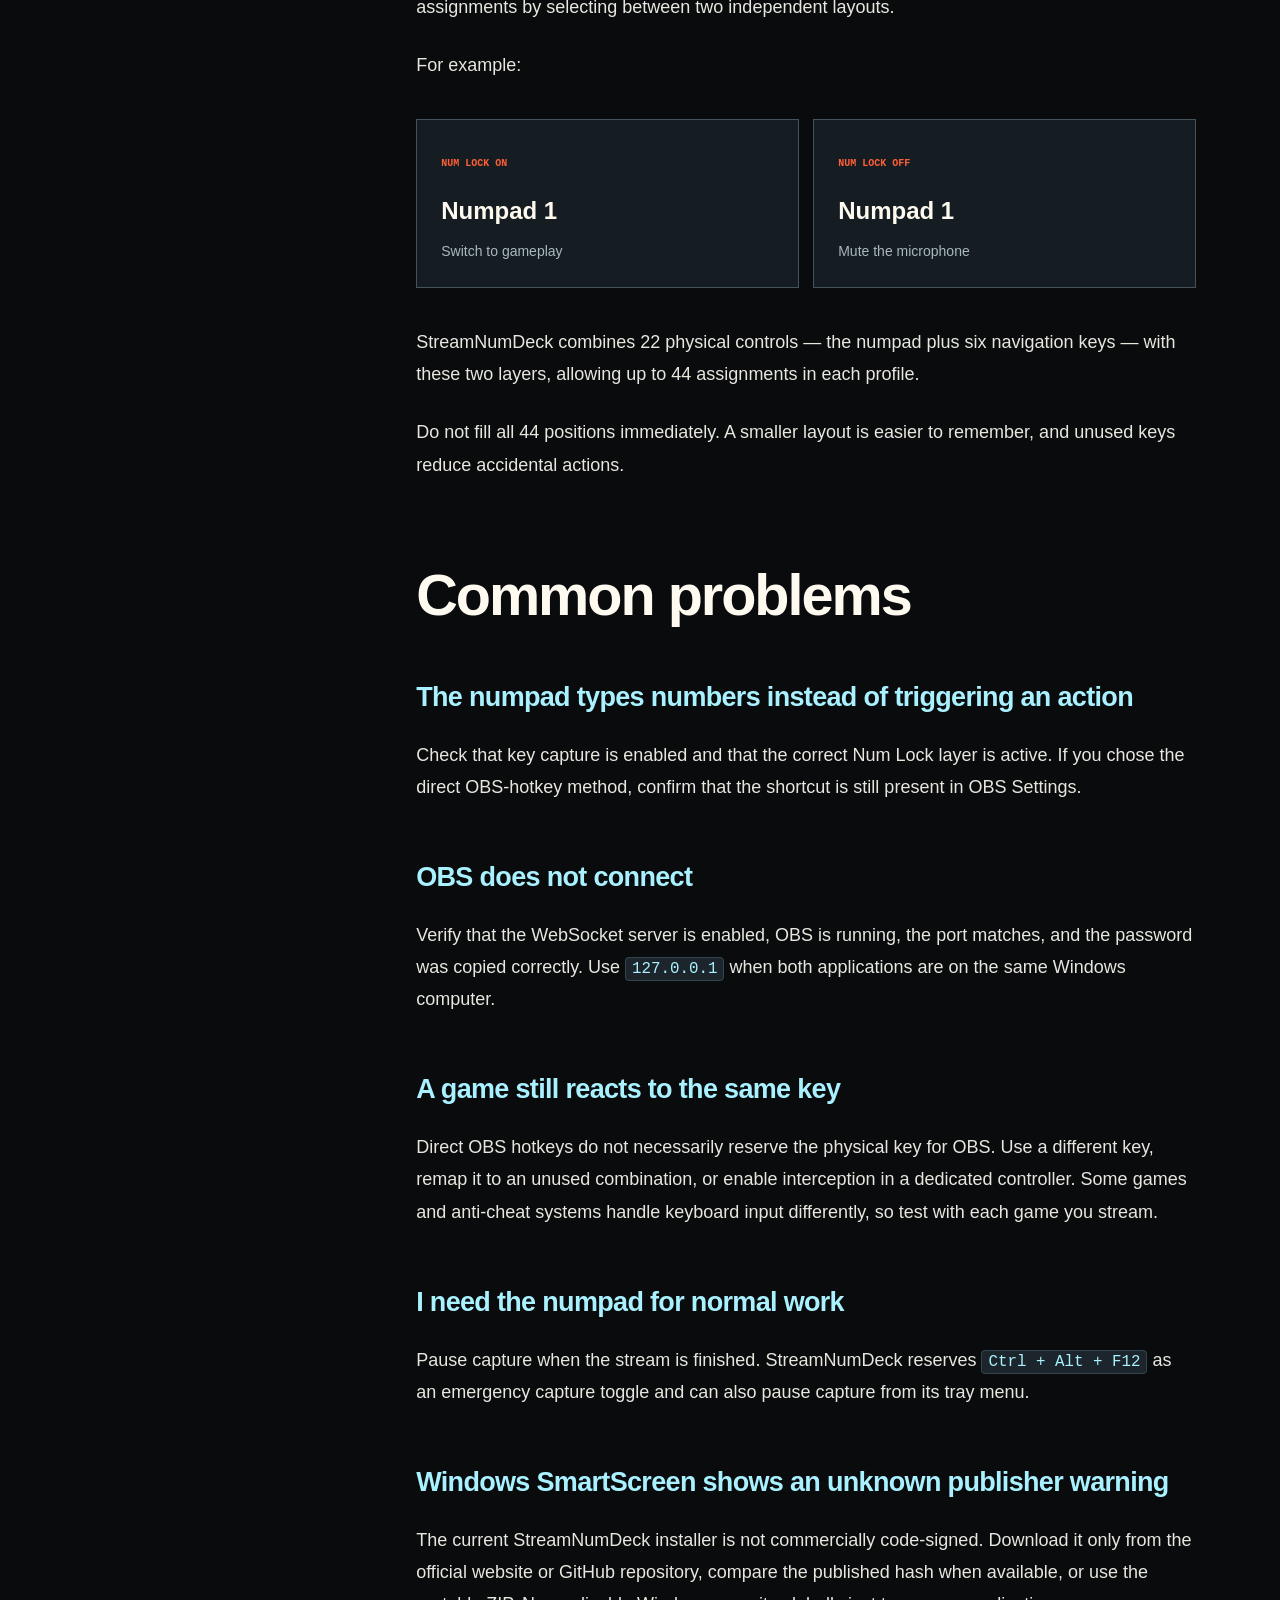
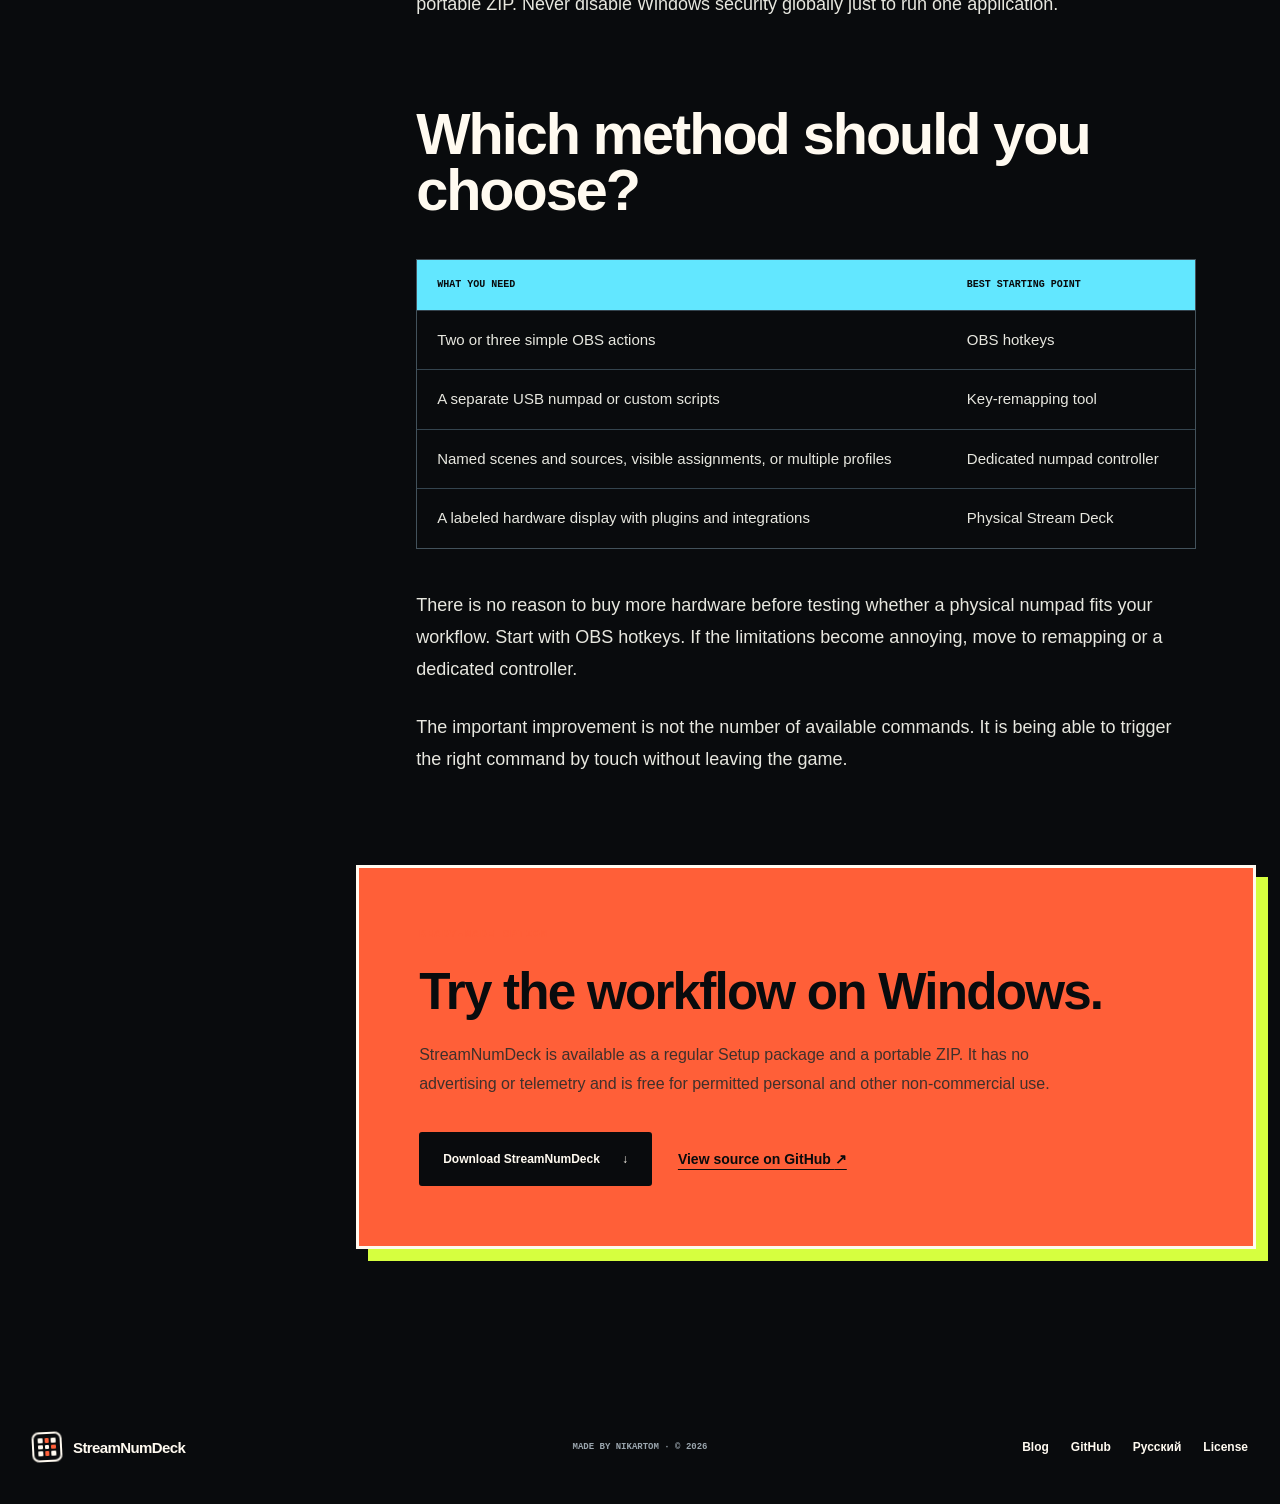
<file: blog/use-numpad-as-stream-deck-for-obs/index.html>
<!doctype html>
<html lang="en">
<head>
  <meta charset="utf-8">
  <meta name="viewport" content="width=device-width, initial-scale=1">
  <title>How to Use Your Numpad as a Stream Deck for OBS on Windows</title>
  <meta name="description" content="Learn three ways to use a keyboard numpad to control OBS scenes, microphone mute, recording, and replay buffer on Windows — without buying a Stream Deck.">
  <meta name="author" content="nikartom">
  <meta name="theme-color" content="#090b0d">
  <meta name="robots" content="index,follow,max-image-preview:large,max-snippet:-1">
  <link rel="canonical" href="https://streamnumdeck.com/blog/use-numpad-as-stream-deck-for-obs/">
  <link rel="alternate" hreflang="en" href="https://streamnumdeck.com/blog/use-numpad-as-stream-deck-for-obs/">
  <link rel="alternate" hreflang="ru" href="https://streamnumdeck.com/ru/blog/use-numpad-as-stream-deck-for-obs/">
  <link rel="alternate" hreflang="x-default" href="https://streamnumdeck.com/blog/use-numpad-as-stream-deck-for-obs/">
  <link rel="icon" href="../../favicon.ico" sizes="any">
  <link rel="stylesheet" href="../../styles.css">

  <meta property="og:type" content="article">
  <meta property="og:site_name" content="StreamNumDeck">
  <meta property="og:title" content="How to Use Your Numpad as a Stream Deck for OBS on Windows">
  <meta property="og:description" content="A practical, no-code guide to turning spare numpad keys into physical OBS controls.">
  <meta property="og:url" content="https://streamnumdeck.com/blog/use-numpad-as-stream-deck-for-obs/">
  <meta property="og:image" content="https://streamnumdeck.com/assets/app-deck-filled.png">
  <meta property="article:published_time" content="2026-07-18">
  <meta property="article:author" content="nikartom">
  <meta name="twitter:card" content="summary_large_image">

  <script type="application/ld+json">
  {
    "@context": "https://schema.org",
    "@graph": [
      {
        "@type": "Article",
        "headline": "How to Use Your Numpad as a Stream Deck for OBS on Windows",
        "description": "Three practical ways to control OBS Studio from a Windows numpad without buying another device.",
        "image": "https://streamnumdeck.com/assets/app-deck-filled.png",
        "datePublished": "2026-07-18",
        "dateModified": "2026-07-18",
        "author": {"@type": "Person", "name": "nikartom"},
        "publisher": {"@type": "Organization", "name": "StreamNumDeck", "url": "https://streamnumdeck.com/"},
        "mainEntityOfPage": "https://streamnumdeck.com/blog/use-numpad-as-stream-deck-for-obs/",
        "inLanguage": "en"
      },
      {
        "@type": "BreadcrumbList",
        "itemListElement": [
          {"@type": "ListItem", "position": 1, "name": "Home", "item": "https://streamnumdeck.com/"},
          {"@type": "ListItem", "position": 2, "name": "Blog", "item": "https://streamnumdeck.com/blog/"},
          {"@type": "ListItem", "position": 3, "name": "Use Your Numpad as a Stream Deck for OBS"}
        ]
      }
    ]
  }
  </script>
</head>
<body class="blog-page article-page">
  <a class="skip-link" href="#main">Skip to content</a>

  <header class="site-header blog-header">
    <a class="brand" href="../../" aria-label="StreamNumDeck home">
      <span class="brand-mark" aria-hidden="true"><i></i><i></i><i></i><i></i><i></i><i></i><i></i><i></i><i></i></span>
      <span>StreamNumDeck</span>
    </a>
    <nav class="site-nav" aria-label="Blog navigation">
      <a href="../../">Product</a>
      <a href="../" aria-current="page">Blog</a>
      <a href="https://github.com/nikartom/StreamNumDeck">GitHub</a>
    </nav>
    <div class="header-tools">
      <a class="language-link" href="../../ru/blog/use-numpad-as-stream-deck-for-obs/" lang="ru" hreflang="ru" aria-label="Открыть на русском">RU</a>
      <a class="header-download" href="https://github.com/nikartom/StreamNumDeck/releases/latest">Get the app <span aria-hidden="true">↗</span></a>
    </div>
  </header>

  <main id="main">
    <article class="article-shell">
      <header class="article-header">
        <nav class="breadcrumbs" aria-label="Breadcrumb"><a href="../../">Home</a><span>/</span><a href="../">Blog</a><span>/</span><span>Guide</span></nav>
        <p class="section-kicker">OBS control guide · Windows</p>
        <h1>How to Use Your Numpad as a Stream Deck for OBS on Windows</h1>
        <p class="article-dek">You can turn the unused numeric keypad on a full-size keyboard into physical controls for scenes, microphone mute, recording, and replay buffer. Here are three ways to do it — and the trade-offs of each.</p>
        <p class="post-meta"><span>By nikartom</span><time datetime="2026-07-18">July 18, 2026</time><span>9 min read</span></p>
      </header>

      <figure class="article-hero-media">
        <picture>
          <source srcset="../../assets/app-deck-filled-820.webp" type="image/webp">
          <img src="../../assets/app-deck-filled.png" width="1038" height="1515" alt="StreamNumDeck configured with OBS, audio, and streaming actions on numpad keys">
        </picture>
        <figcaption>A regular numpad can provide physical streaming controls without adding another device to the desk.</figcaption>
      </figure>

      <div class="article-layout">
        <aside class="article-toc" aria-label="On this page">
          <strong>On this page</strong>
          <a href="#short-answer">The short answer</a>
          <a href="#three-methods">Three methods</a>
          <a href="#setup">Step-by-step setup</a>
          <a href="#num-lock">Using two layers</a>
          <a href="#troubleshooting">Troubleshooting</a>
          <a href="#choose">Which method to choose</a>
        </aside>

        <div class="article-body">
          <p>I started looking for a better way to control OBS after realizing that the difficult part was not setting up a stream. It was operating the stream while a game had focus.</p>

          <p>Actions such as changing scenes, muting the microphone, or saving a replay are easy inside OBS. During gameplay, however, opening OBS or remembering another combination of keys is distracting. A physical button that performs one clear action is much easier to use by touch.</p>

          <h2 id="short-answer">The short answer: yes, a numpad can control OBS</h2>

          <p>OBS Studio can react to keyboard shortcuts even when its window is not active. That means numpad keys can be assigned to streaming actions. The best method depends on how many controls you need and whether the keys must remain available to other applications.</p>

          <div class="article-callout">
            <strong>Good first controls</strong>
            <p>Start with three low-risk actions: switch to a gameplay scene, mute or unmute the microphone, and save the replay buffer. Add start/stop streaming only after the layout feels familiar.</p>
          </div>

          <h2 id="three-methods">Three ways to turn a numpad into an OBS controller</h2>

          <h3>Method 1: assign numpad keys directly in OBS</h3>

          <p>This is the simplest option and requires no additional software.</p>

          <ol>
            <li>Open <strong>OBS Studio → Settings → Hotkeys</strong>.</li>
            <li>Find the scene, source, recording, or replay action you want.</li>
            <li>Click its shortcut field and press a numpad key.</li>
            <li>Apply the settings and test the shortcut while another window is active.</li>
          </ol>

          <p>The official <a href="https://obsproject.com/kb/keyboard-shortcuts">OBS keyboard shortcut guide</a> covers the shortcuts used inside the main interface. The Hotkeys page in Settings also exposes actions belonging to your own scenes and sources.</p>

          <p><strong>Advantages:</strong> built into OBS, quick to configure, and sufficient for a small number of actions.</p>

          <p><strong>Limitations:</strong> shortcuts are tied to OBS, Num Lock can change the meaning of numpad keys, and the same key may still be needed by a game or another application. Labels and profiles also have to be remembered rather than displayed.</p>

          <h3>Method 2: use a general key-remapping or macro tool</h3>

          <p>A remapping tool can translate a numpad key into an uncommon shortcut, which OBS then receives as a hotkey. This is useful when a game and OBS compete for the same physical key.</p>

          <p>It is also the most flexible DIY route. A separate USB numpad can sometimes be treated independently from the main keyboard, depending on the tool and input method.</p>

          <p>The cost is additional setup. You have to maintain both the remapping configuration and the OBS hotkeys. More advanced sequences may require scripts, and it is easy to forget which physical key produces which virtual shortcut.</p>

          <h3>Method 3: use a numpad control application</h3>

          <p>A dedicated controller sits between the physical keyboard and OBS. Instead of translating every key into another shortcut, it can connect to OBS through WebSocket and request a specific action by name.</p>

          <p>This makes it possible to select a scene or source from a list, display assignments on screen, and combine OBS controls with Windows audio or other local actions.</p>

          <p>The rest of this guide uses <a href="https://streamnumdeck.com/">StreamNumDeck</a>, the Windows application I built for this workflow. It is not an official OBS product. The same general setup applies to other controllers that use OBS WebSocket.</p>

          <h2 id="setup">Step-by-step: connect a numpad controller to OBS</h2>

          <h3>1. Check OBS WebSocket</h3>

          <p>Current OBS Studio releases include obs-websocket. In OBS, open <strong>Tools → WebSocket Server Settings</strong>, enable the server, and keep authentication enabled.</p>

          <p>The default port for obs-websocket 5.x is <code>4455</code>. Copy the generated password rather than replacing it with something easy to guess. The <a href="https://github.com/obsproject/obs-websocket">official obs-websocket documentation</a> also recommends password protection.</p>

          <h3>2. Enter the connection details</h3>

          <p>Open StreamNumDeck settings and enter:</p>

          <ul>
            <li><strong>Address:</strong> <code>127.0.0.1</code> when OBS is running on the same computer.</li>
            <li><strong>Port:</strong> <code>4455</code>, unless you changed it in OBS.</li>
            <li><strong>Password:</strong> the password shown in OBS WebSocket settings.</li>
          </ul>

          <figure class="article-figure article-figure-wide">
            <img src="../../assets/blog/numpad-stream-deck-obs/obs-settings.png" width="660" height="760" loading="lazy" alt="StreamNumDeck settings showing numpad capture and OBS WebSocket address, port, and password fields">
            <figcaption>The controller can intercept the numpad and navigation block separately. OBS remains protected by its WebSocket password.</figcaption>
          </figure>

          <p>Use <strong>Test connection</strong> before saving. A connection test should only verify access and load available scenes and sources; it should not start a stream or recording.</p>

          <h3>3. Assign one action to one key</h3>

          <p>Choose a physical key in the on-screen numpad. For the first test, select <strong>OBS Studio → Switch scene</strong> and choose an existing gameplay scene.</p>

          <figure class="article-figure article-figure-wide">
            <img src="../../assets/blog/numpad-stream-deck-obs/assign-obs-action.png" width="800" height="912" loading="lazy" alt="StreamNumDeck key editor with OBS Studio selected and actions including switch scene, source visibility, microphone mute, recording, streaming, and replay buffer">
            <figcaption>Assigning a named OBS action avoids maintaining a second list of virtual keyboard shortcuts.</figcaption>
          </figure>

          <p>Keep the first layout simple. A practical starting row might be:</p>

          <ul>
            <li><strong>Numpad 1:</strong> gameplay scene</li>
            <li><strong>Numpad 2:</strong> intermission scene</li>
            <li><strong>Numpad 3:</strong> full camera scene</li>
            <li><strong>Numpad 0:</strong> microphone mute</li>
            <li><strong>Numpad Decimal:</strong> save replay buffer</li>
          </ul>

          <p>Test every assignment with OBS running and the game window focused. Do this before a live broadcast.</p>

          <h2 id="num-lock">Use Num Lock as a second layer</h2>

          <p>A single numpad has enough keys for a basic stream. Num Lock can double the available assignments by selecting between two independent layouts.</p>

          <p>For example:</p>

          <div class="layer-example" aria-label="Example Num Lock layers">
            <div><span>Num Lock on</span><strong>Numpad 1</strong><p>Switch to gameplay</p></div>
            <div><span>Num Lock off</span><strong>Numpad 1</strong><p>Mute the microphone</p></div>
          </div>

          <p>StreamNumDeck combines 22 physical controls — the numpad plus six navigation keys — with these two layers, allowing up to 44 assignments in each profile.</p>

          <p>Do not fill all 44 positions immediately. A smaller layout is easier to remember, and unused keys reduce accidental actions.</p>

          <h2 id="troubleshooting">Common problems</h2>

          <h3>The numpad types numbers instead of triggering an action</h3>

          <p>Check that key capture is enabled and that the correct Num Lock layer is active. If you chose the direct OBS-hotkey method, confirm that the shortcut is still present in OBS Settings.</p>

          <h3>OBS does not connect</h3>

          <p>Verify that the WebSocket server is enabled, OBS is running, the port matches, and the password was copied correctly. Use <code>127.0.0.1</code> when both applications are on the same Windows computer.</p>

          <h3>A game still reacts to the same key</h3>

          <p>Direct OBS hotkeys do not necessarily reserve the physical key for OBS. Use a different key, remap it to an unused combination, or enable interception in a dedicated controller. Some games and anti-cheat systems handle keyboard input differently, so test with each game you stream.</p>

          <h3>I need the numpad for normal work</h3>

          <p>Pause capture when the stream is finished. StreamNumDeck reserves <code>Ctrl + Alt + F12</code> as an emergency capture toggle and can also pause capture from its tray menu.</p>

          <h3>Windows SmartScreen shows an unknown publisher warning</h3>

          <p>The current StreamNumDeck installer is not commercially code-signed. Download it only from the official website or GitHub repository, compare the published hash when available, or use the portable ZIP. Never disable Windows security globally just to run one application.</p>

          <h2 id="choose">Which method should you choose?</h2>

          <div class="article-table-wrap">
            <table>
              <thead><tr><th>What you need</th><th>Best starting point</th></tr></thead>
              <tbody>
                <tr><td>Two or three simple OBS actions</td><td>OBS hotkeys</td></tr>
                <tr><td>A separate USB numpad or custom scripts</td><td>Key-remapping tool</td></tr>
                <tr><td>Named scenes and sources, visible assignments, or multiple profiles</td><td>Dedicated numpad controller</td></tr>
                <tr><td>A labeled hardware display with plugins and integrations</td><td>Physical Stream Deck</td></tr>
              </tbody>
            </table>
          </div>

          <p>There is no reason to buy more hardware before testing whether a physical numpad fits your workflow. Start with OBS hotkeys. If the limitations become annoying, move to remapping or a dedicated controller.</p>

          <p>The important improvement is not the number of available commands. It is being able to trigger the right command by touch without leaving the game.</p>

          <div class="article-end-card">
            <div>
              <p class="section-kicker">Ready-made option</p>
              <h2>Try the workflow on Windows.</h2>
              <p>StreamNumDeck is available as a regular Setup package and a portable ZIP. It has no advertising or telemetry and is free for permitted personal and other non-commercial use.</p>
            </div>
            <div class="article-end-actions">
              <a class="button button-primary" href="https://github.com/nikartom/StreamNumDeck/releases/latest">Download StreamNumDeck <span aria-hidden="true">↓</span></a>
              <a class="post-read-link" href="https://github.com/nikartom/StreamNumDeck">View source on GitHub <span aria-hidden="true">↗</span></a>
            </div>
          </div>
        </div>
      </div>
    </article>
  </main>

  <footer>
    <a class="brand brand-footer" href="../../"><span class="brand-mark" aria-hidden="true"><i></i><i></i><i></i><i></i><i></i><i></i><i></i><i></i><i></i></span><span>StreamNumDeck</span></a>
    <p>Made by nikartom · © 2026</p>
    <nav aria-label="Footer navigation"><a href="../">Blog</a><a href="https://github.com/nikartom/StreamNumDeck">GitHub</a><a href="../../ru/blog/use-numpad-as-stream-deck-for-obs/" lang="ru" hreflang="ru">Русский</a><a href="https://github.com/nikartom/StreamNumDeck/blob/main/LICENSE.md">License</a></nav>
  </footer>
</body>
</html>
</file>
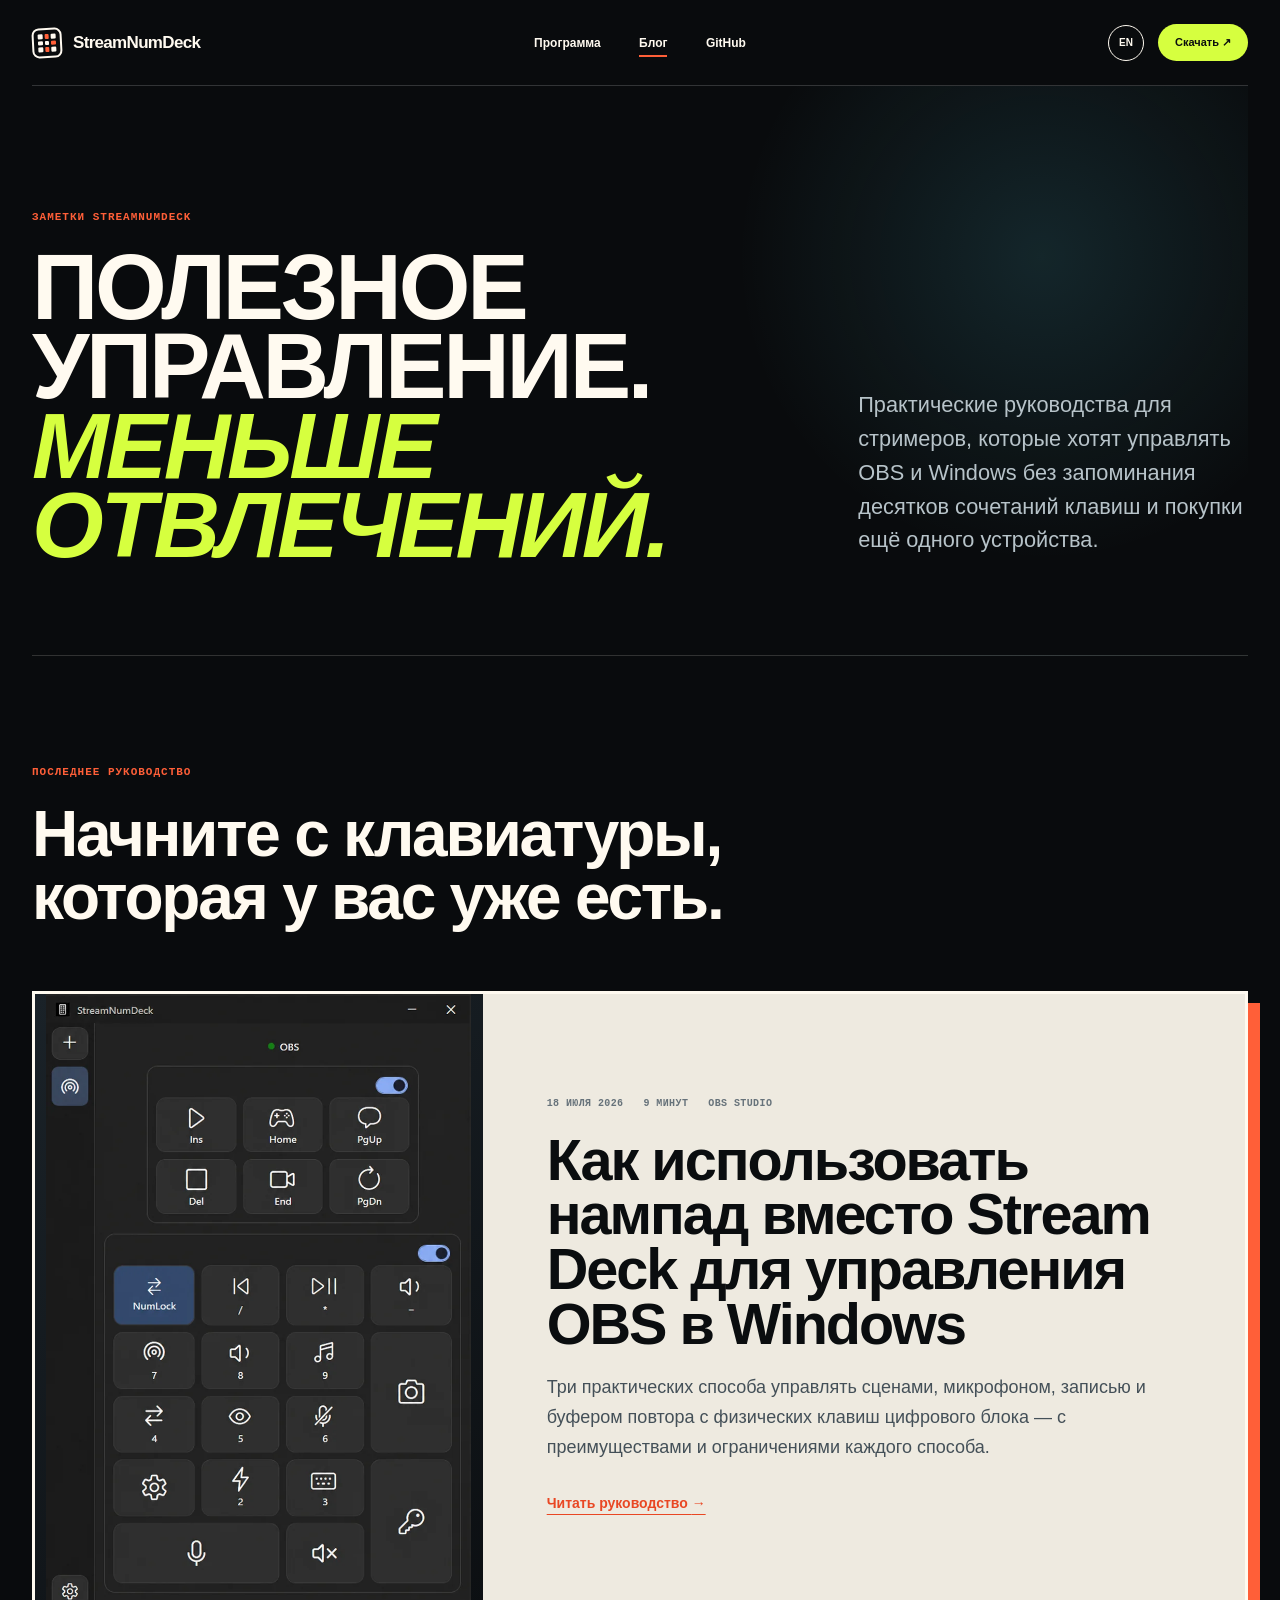
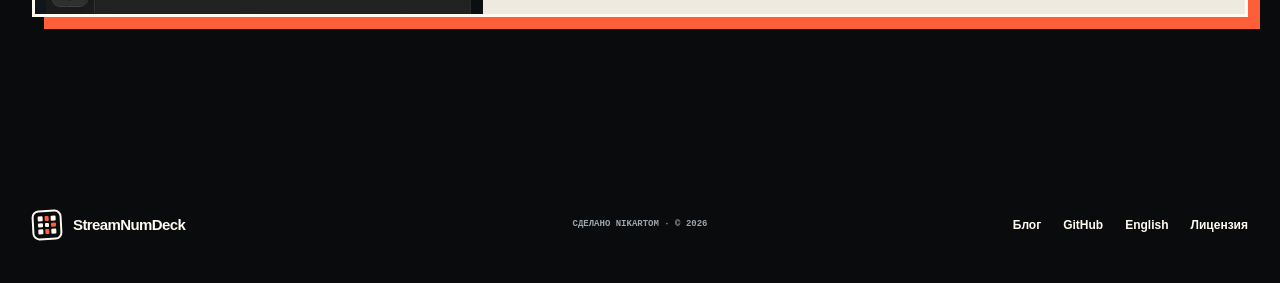
<file: ru/blog/index.html>
<!doctype html>
<html lang="ru">
<head>
  <meta charset="utf-8">
  <meta name="viewport" content="width=device-width, initial-scale=1">
  <title>Блог StreamNumDeck — практические руководства по OBS и нампаду</title>
  <meta name="description" content="Практические руководства по управлению OBS Studio, звуком и трансляцией с клавиатуры и цифрового блока в Windows.">
  <meta name="author" content="nikartom">
  <meta name="theme-color" content="#090b0d">
  <meta name="robots" content="index,follow,max-image-preview:large,max-snippet:-1">
  <link rel="canonical" href="https://streamnumdeck.com/ru/blog/">
  <link rel="alternate" hreflang="en" href="https://streamnumdeck.com/blog/">
  <link rel="alternate" hreflang="ru" href="https://streamnumdeck.com/ru/blog/">
  <link rel="alternate" hreflang="x-default" href="https://streamnumdeck.com/blog/">
  <link rel="icon" href="../../favicon.ico" sizes="any">
  <link rel="stylesheet" href="../../styles.css">

  <meta property="og:type" content="website">
  <meta property="og:site_name" content="StreamNumDeck">
  <meta property="og:locale" content="ru_RU">
  <meta property="og:locale:alternate" content="en_US">
  <meta property="og:title" content="Блог StreamNumDeck — практические руководства по OBS и нампаду">
  <meta property="og:description" content="Понятные руководства для стримеров, которым нужно простое физическое управление без покупки дополнительного оборудования.">
  <meta property="og:url" content="https://streamnumdeck.com/ru/blog/">
  <meta property="og:image" content="https://streamnumdeck.com/assets/app-deck-filled.png">
  <meta name="twitter:card" content="summary_large_image">

  <script type="application/ld+json">
  {
    "@context": "https://schema.org",
    "@type": "Blog",
    "name": "Блог StreamNumDeck",
    "url": "https://streamnumdeck.com/ru/blog/",
    "description": "Практические руководства по OBS Studio и управлению трансляцией с цифрового блока клавиатуры в Windows.",
    "inLanguage": "ru",
    "publisher": {"@type": "Person", "name": "nikartom"}
  }
  </script>
</head>
<body class="blog-page">
  <a class="skip-link" href="#main">Перейти к содержанию</a>

  <header class="site-header blog-header">
    <a class="brand" href="../" aria-label="Главная StreamNumDeck">
      <span class="brand-mark" aria-hidden="true"><i></i><i></i><i></i><i></i><i></i><i></i><i></i><i></i><i></i></span>
      <span>StreamNumDeck</span>
    </a>
    <nav class="site-nav" aria-label="Навигация блога">
      <a href="../">Программа</a>
      <a href="./" aria-current="page">Блог</a>
      <a href="https://github.com/nikartom/StreamNumDeck">GitHub</a>
    </nav>
    <div class="header-tools">
      <a class="language-link" href="../../blog/" lang="en" hreflang="en" aria-label="Open in English">EN</a>
      <a class="header-download" href="https://github.com/nikartom/StreamNumDeck/releases/latest">Скачать <span aria-hidden="true">↗</span></a>
    </div>
  </header>

  <main id="main">
    <section class="blog-hero">
      <div>
        <p class="section-kicker">Заметки StreamNumDeck</p>
        <h1>Полезное управление.<br><em>Меньше отвлечений.</em></h1>
      </div>
      <p>Практические руководства для стримеров, которые хотят управлять OBS и Windows без запоминания десятков сочетаний клавиш и покупки ещё одного устройства.</p>
    </section>

    <section class="blog-list" aria-labelledby="latest-guides">
      <div class="blog-list-heading">
        <p class="section-kicker">Последнее руководство</p>
        <h2 id="latest-guides">Начните с клавиатуры, которая у вас уже есть.</h2>
      </div>

      <article class="post-card post-card-featured">
        <a class="post-card-media" href="./use-numpad-as-stream-deck-for-obs/" aria-label="Прочитать руководство по использованию нампада как Stream Deck для OBS">
          <picture>
            <source srcset="../../assets/app-deck-filled-820.webp" type="image/webp">
            <img src="../../assets/app-deck-filled.png" width="1038" height="1515" alt="Нампад с назначенными действиями для трансляции в StreamNumDeck">
          </picture>
        </a>
        <div class="post-card-copy">
          <p class="post-meta"><time datetime="2026-07-18">18 июля 2026</time><span>9 минут</span><span>OBS Studio</span></p>
          <h2><a href="./use-numpad-as-stream-deck-for-obs/">Как использовать нампад вместо Stream Deck для управления OBS в Windows</a></h2>
          <p>Три практических способа управлять сценами, микрофоном, записью и буфером повтора с физических клавиш цифрового блока — с преимуществами и ограничениями каждого способа.</p>
          <a class="post-read-link" href="./use-numpad-as-stream-deck-for-obs/">Читать руководство <span aria-hidden="true">→</span></a>
        </div>
      </article>
    </section>
  </main>

  <footer>
    <a class="brand brand-footer" href="../"><span class="brand-mark" aria-hidden="true"><i></i><i></i><i></i><i></i><i></i><i></i><i></i><i></i><i></i></span><span>StreamNumDeck</span></a>
    <p>Сделано nikartom · © 2026</p>
    <nav aria-label="Навигация в подвале"><a href="./">Блог</a><a href="https://github.com/nikartom/StreamNumDeck">GitHub</a><a href="../../blog/" lang="en" hreflang="en">English</a><a href="https://github.com/nikartom/StreamNumDeck/blob/main/LICENSE.md">Лицензия</a></nav>
  </footer>
</body>
</html>
</file>
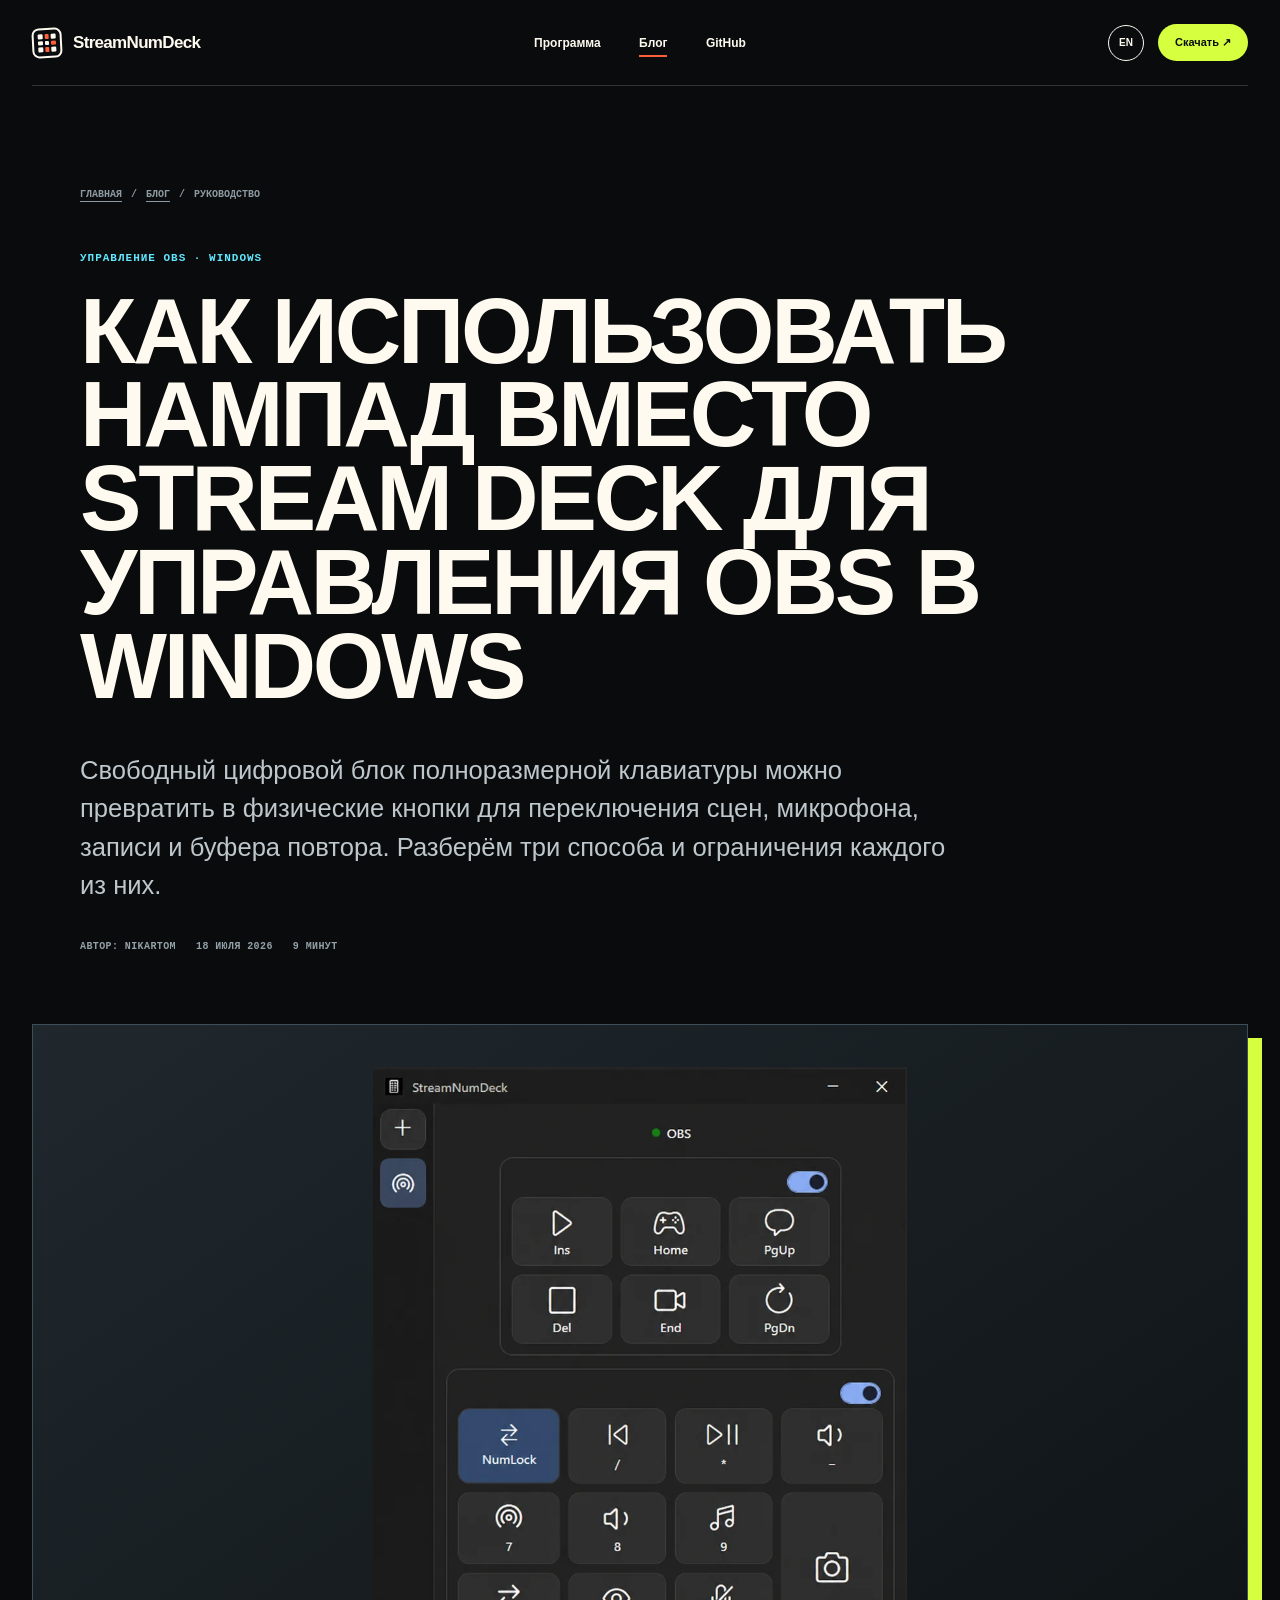
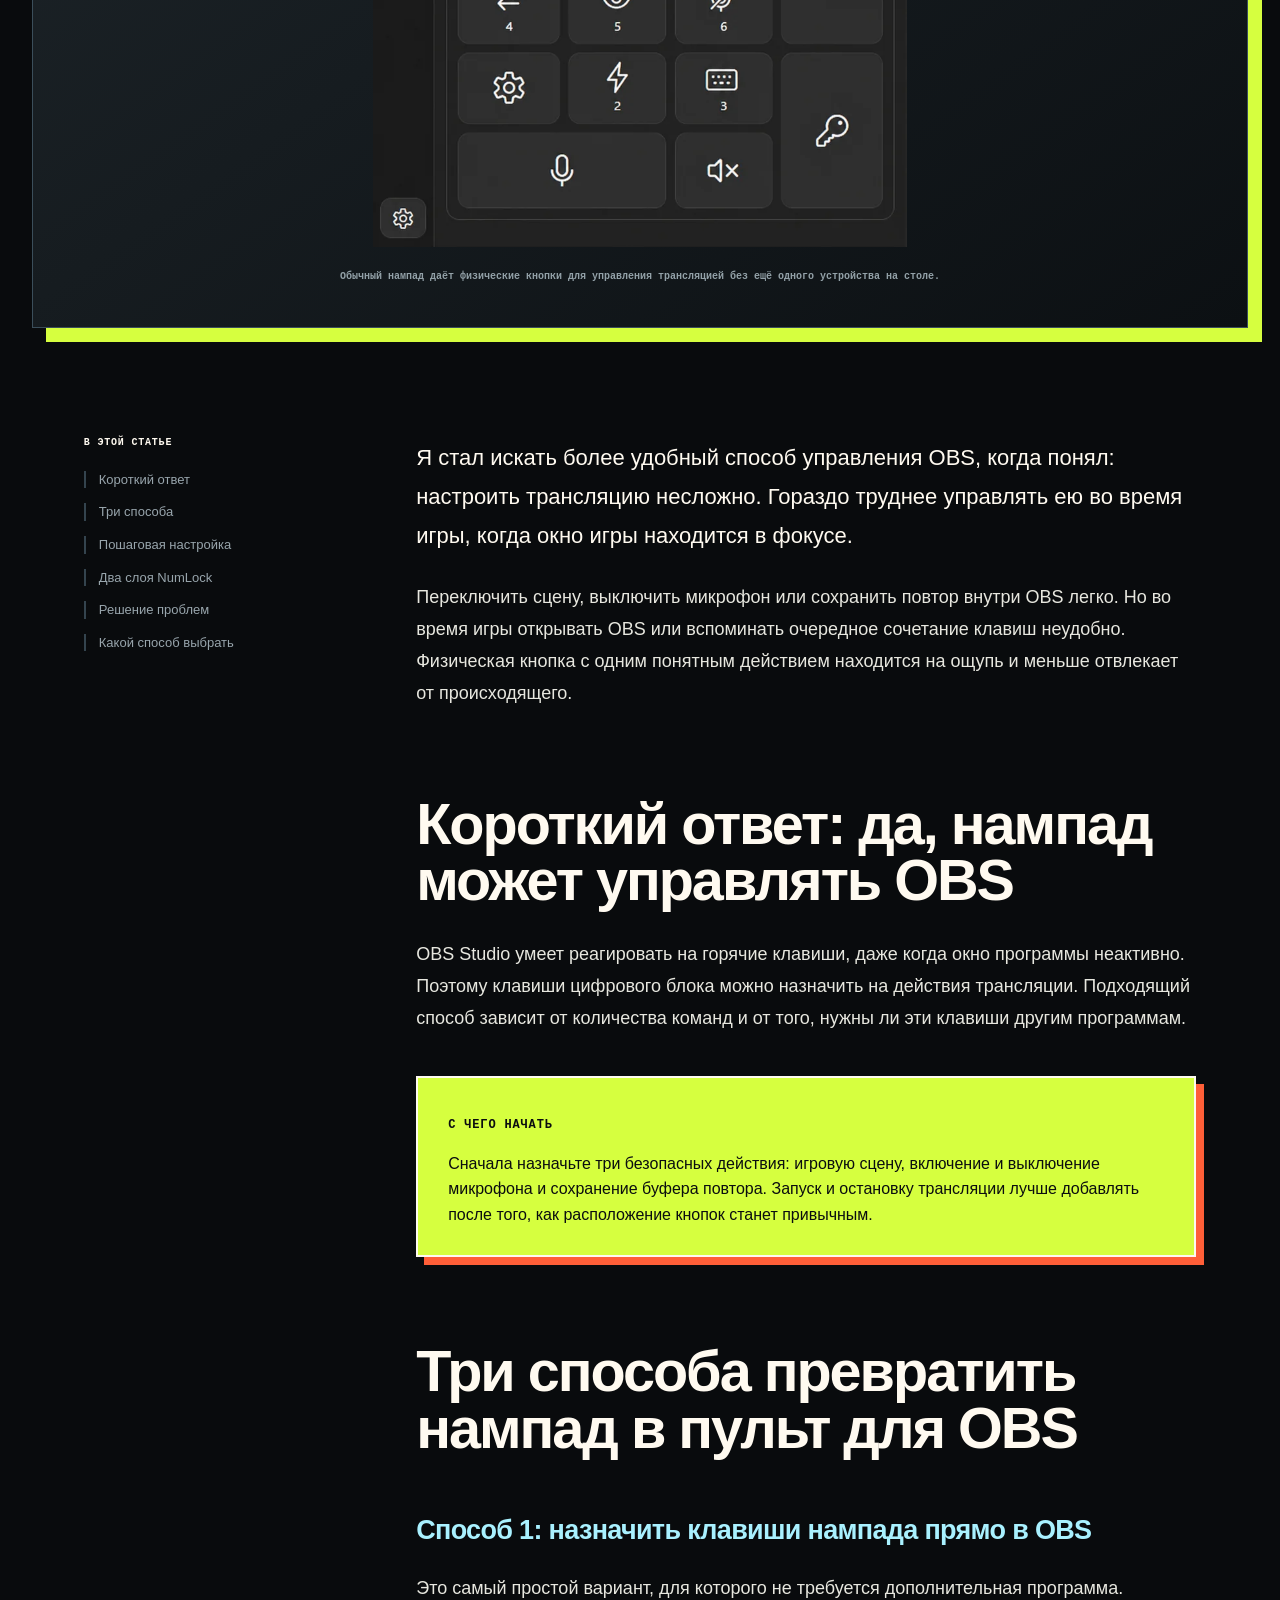
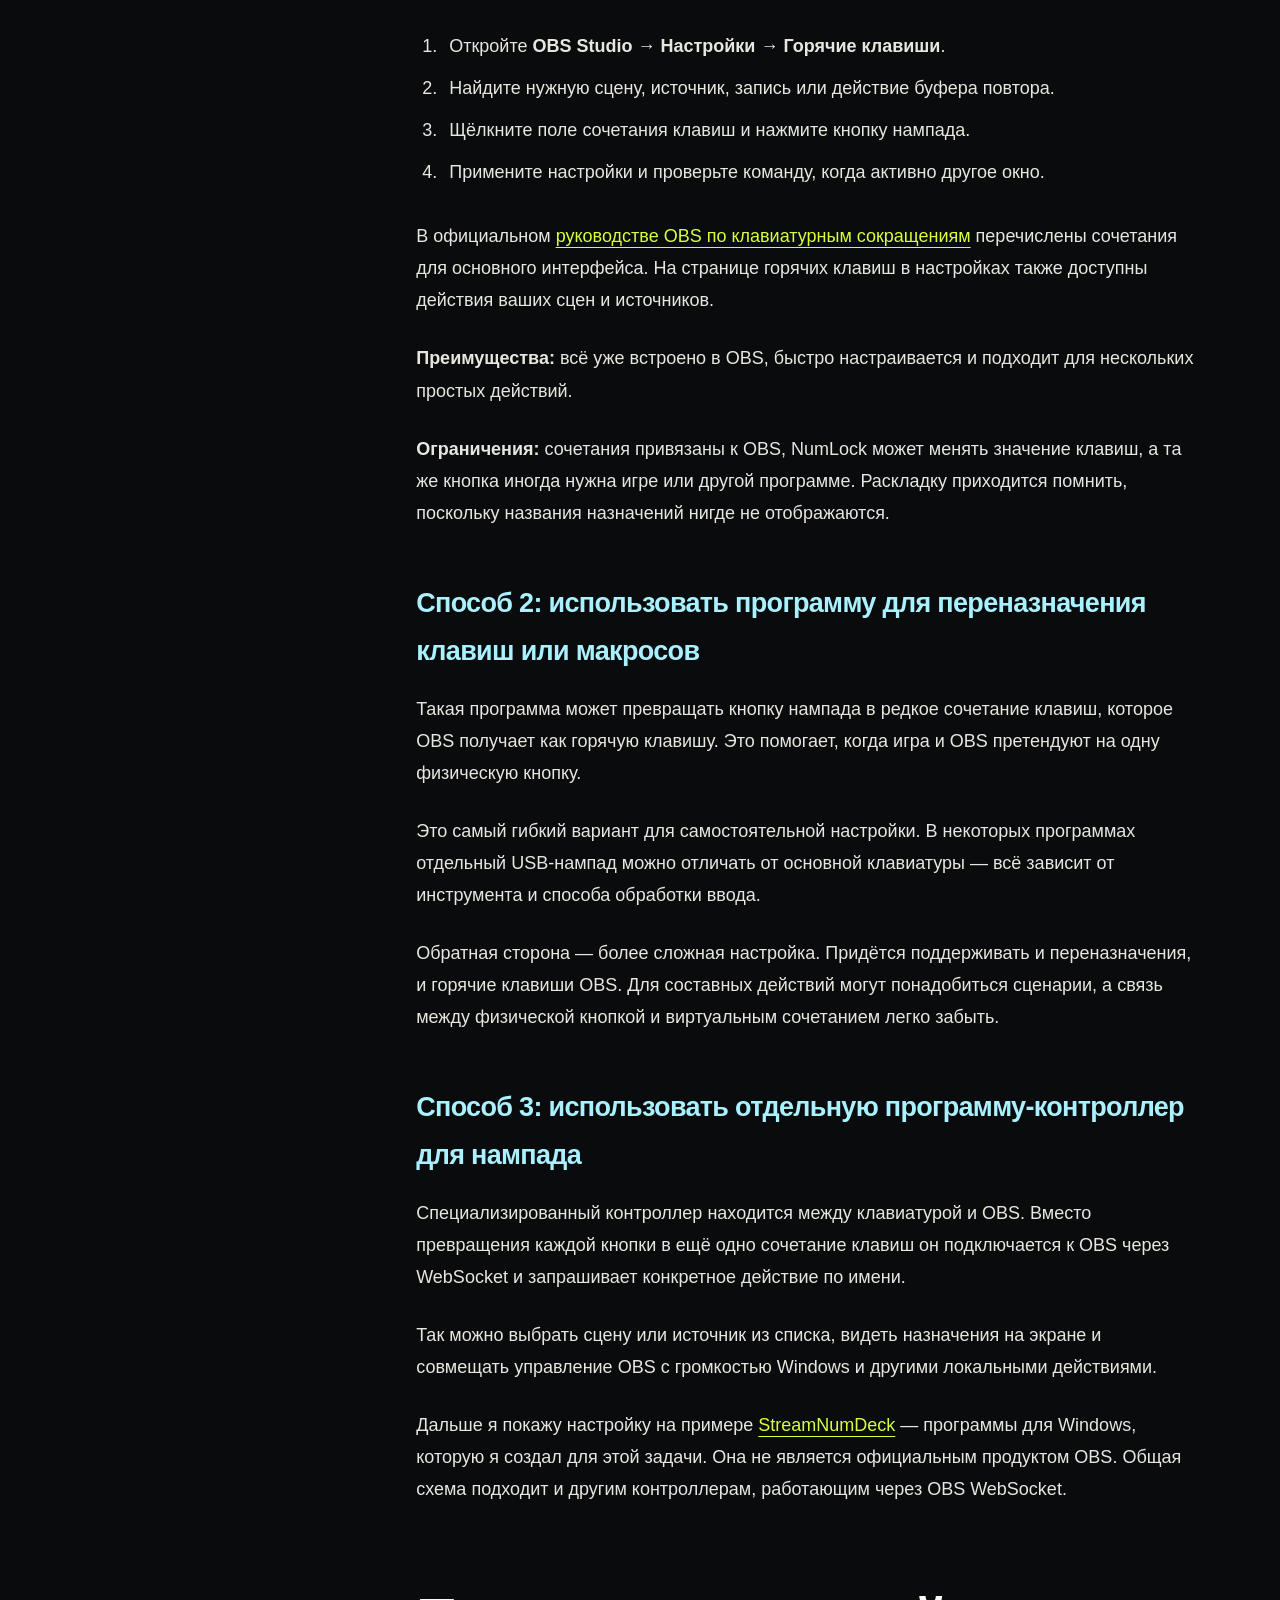
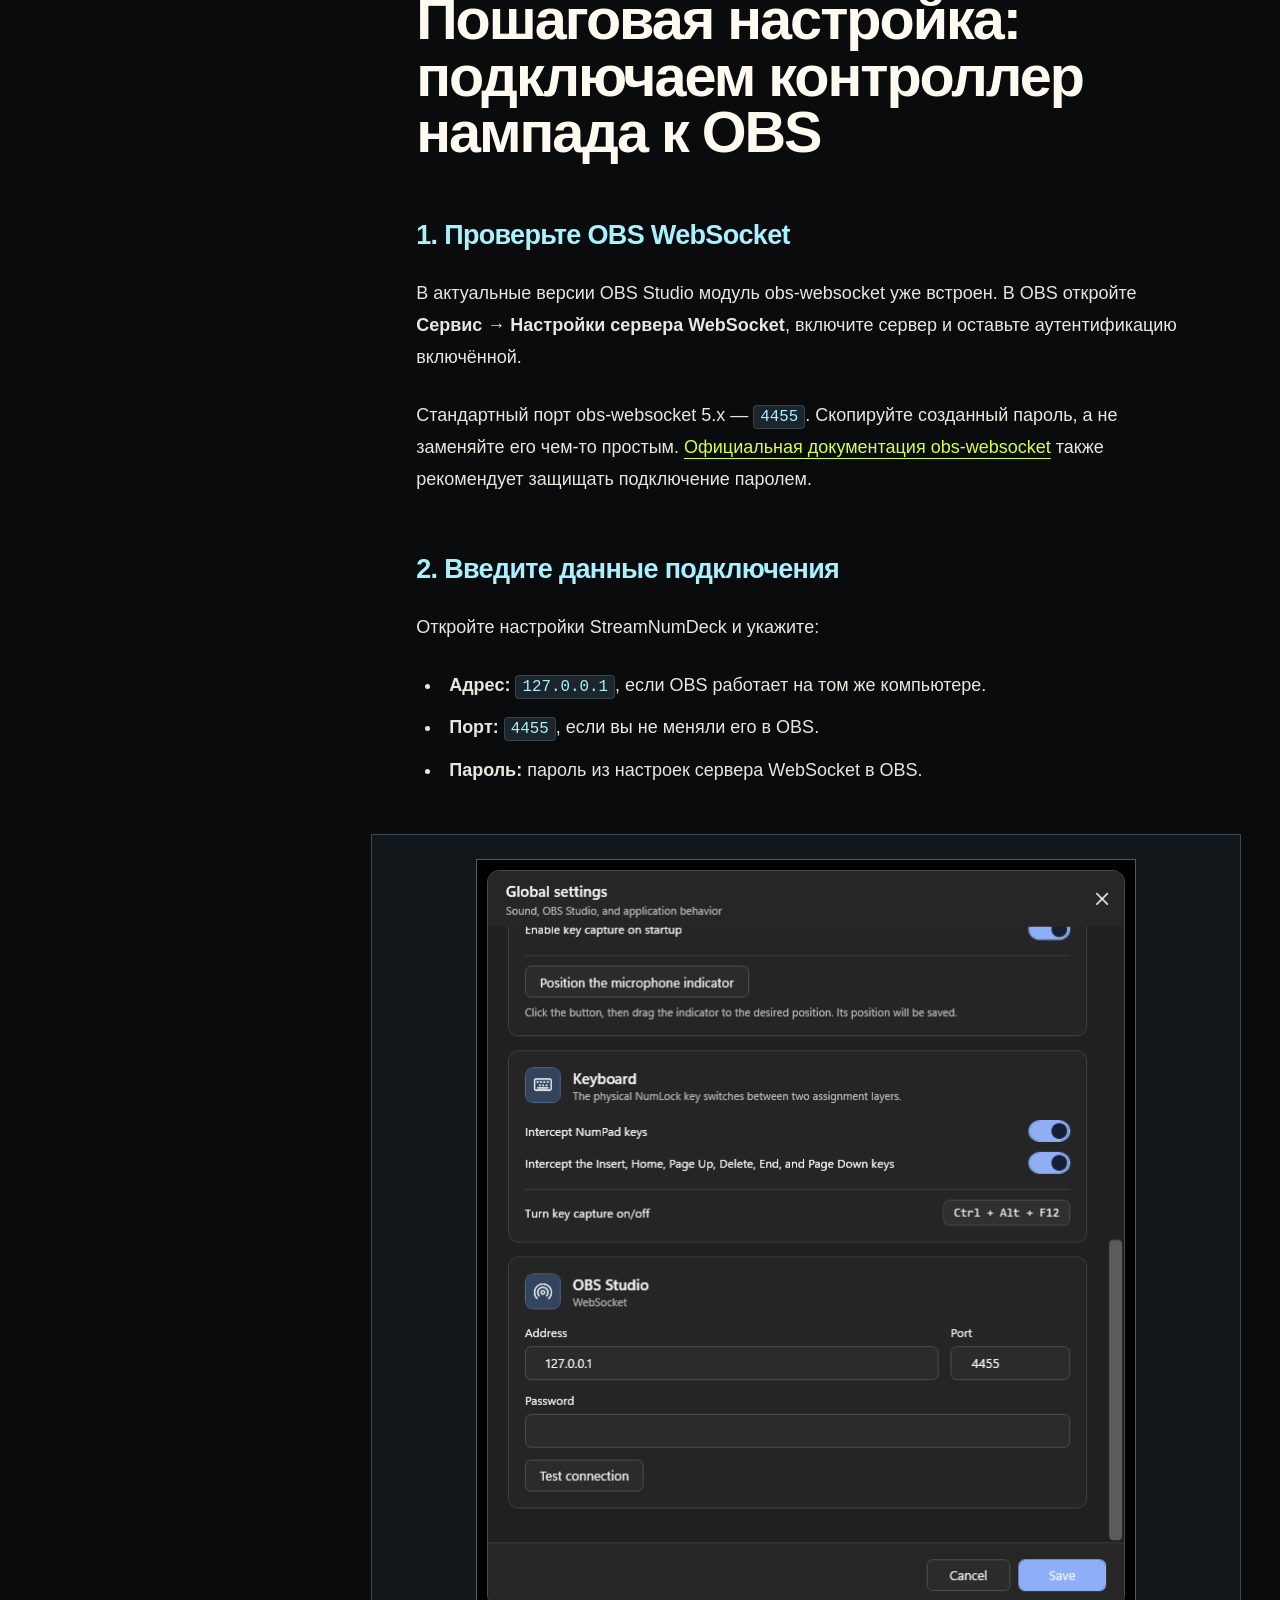
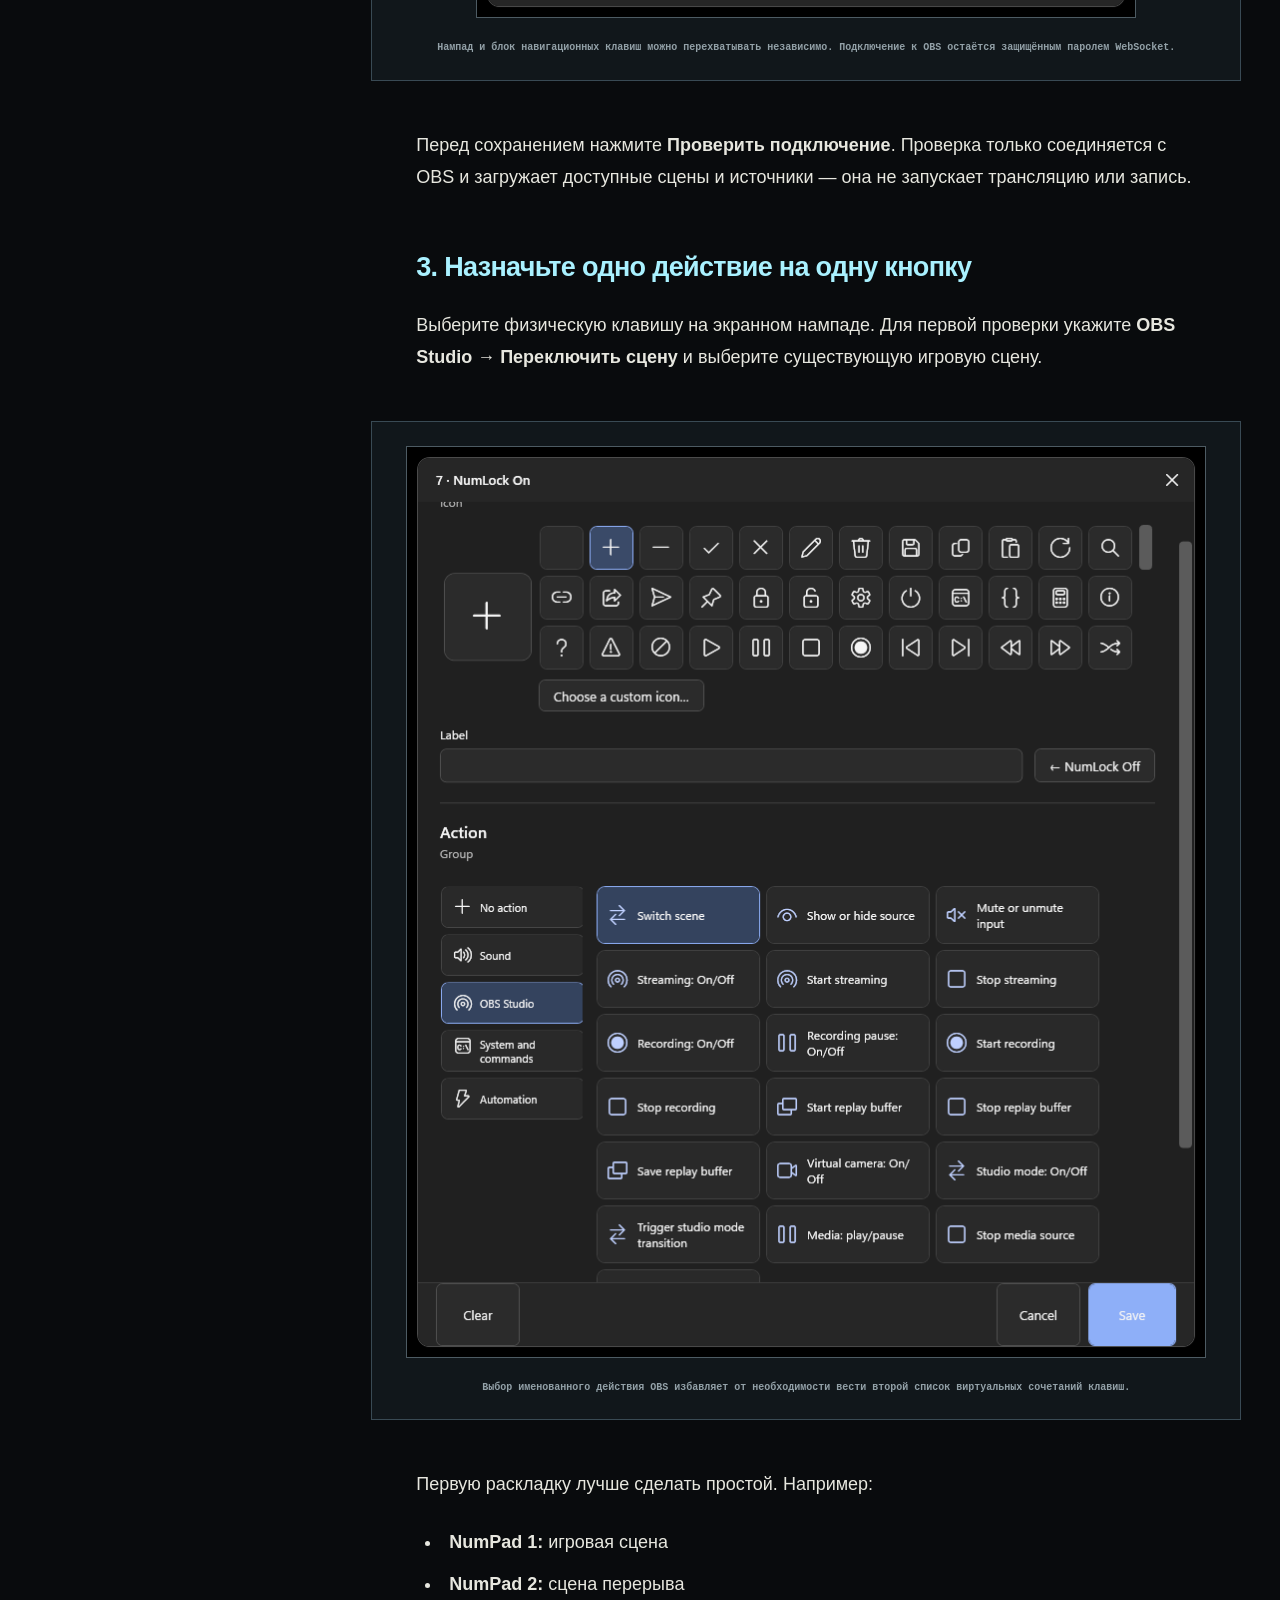
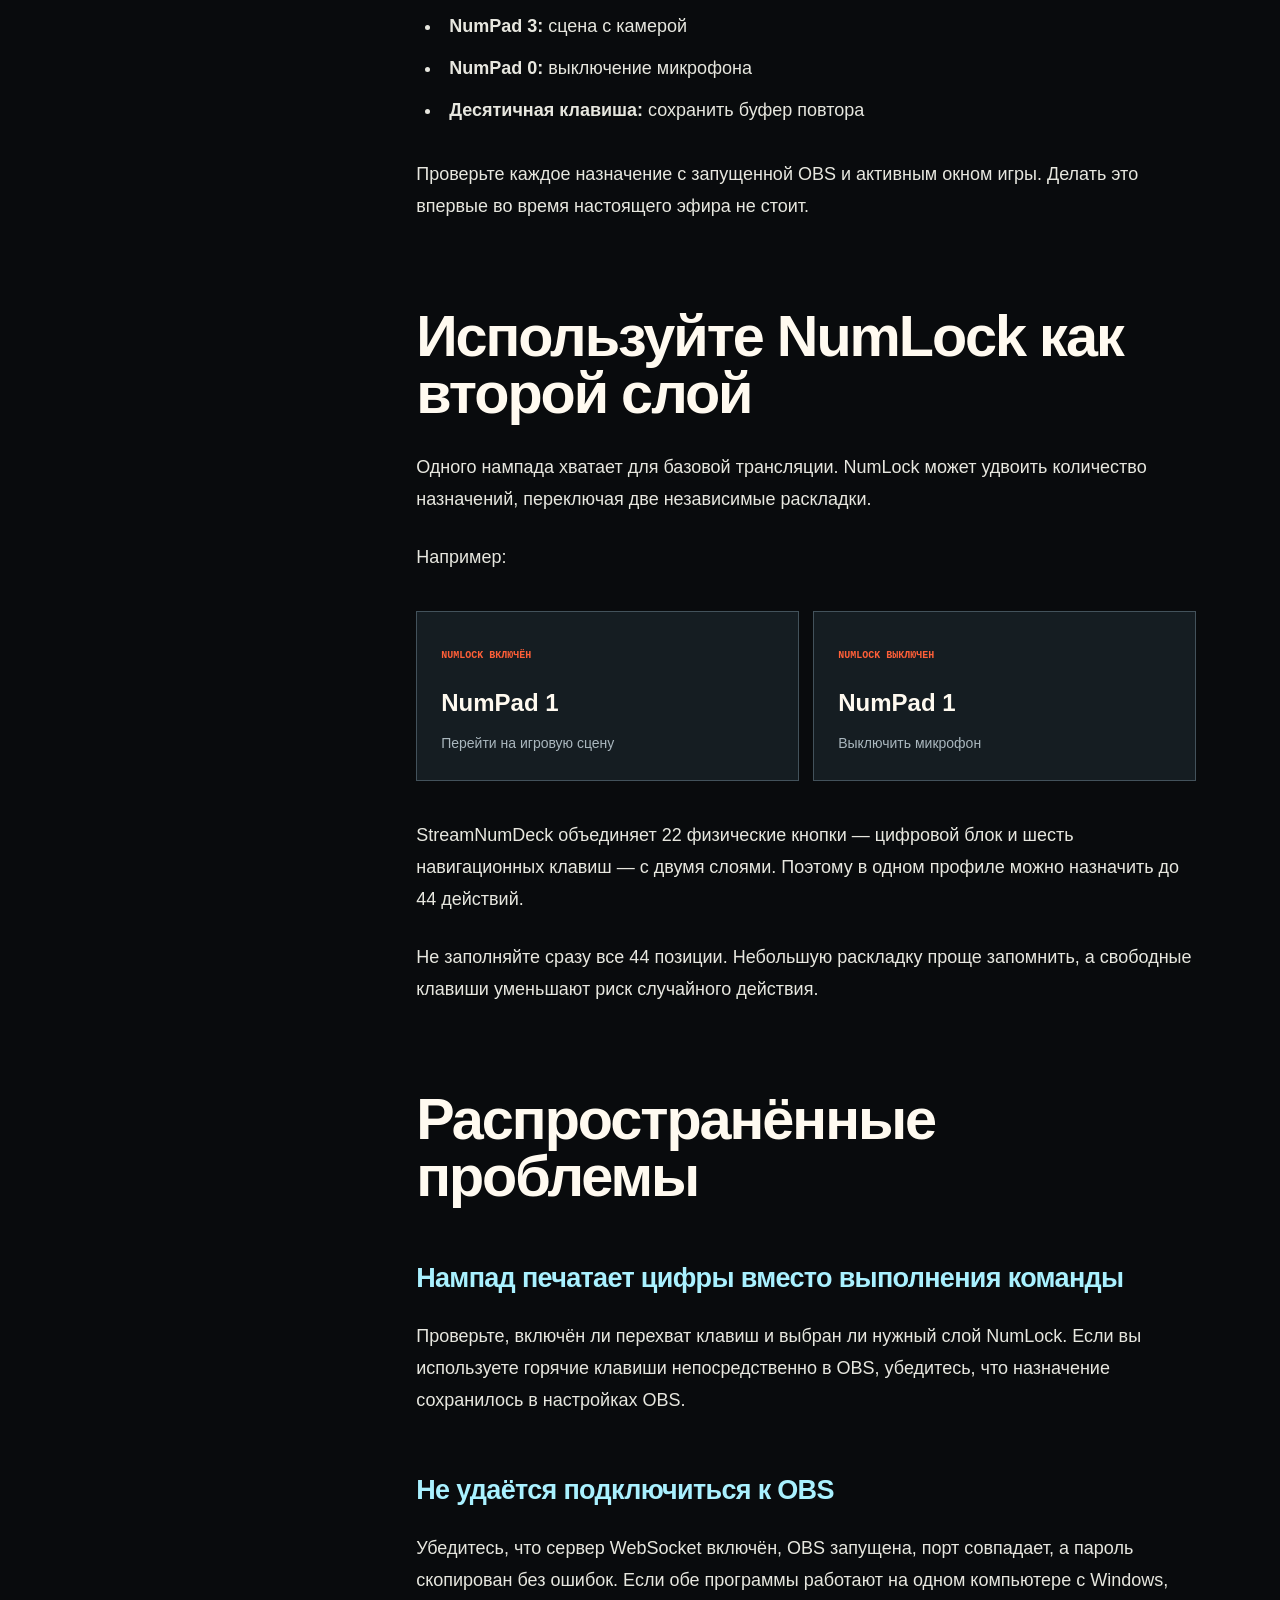
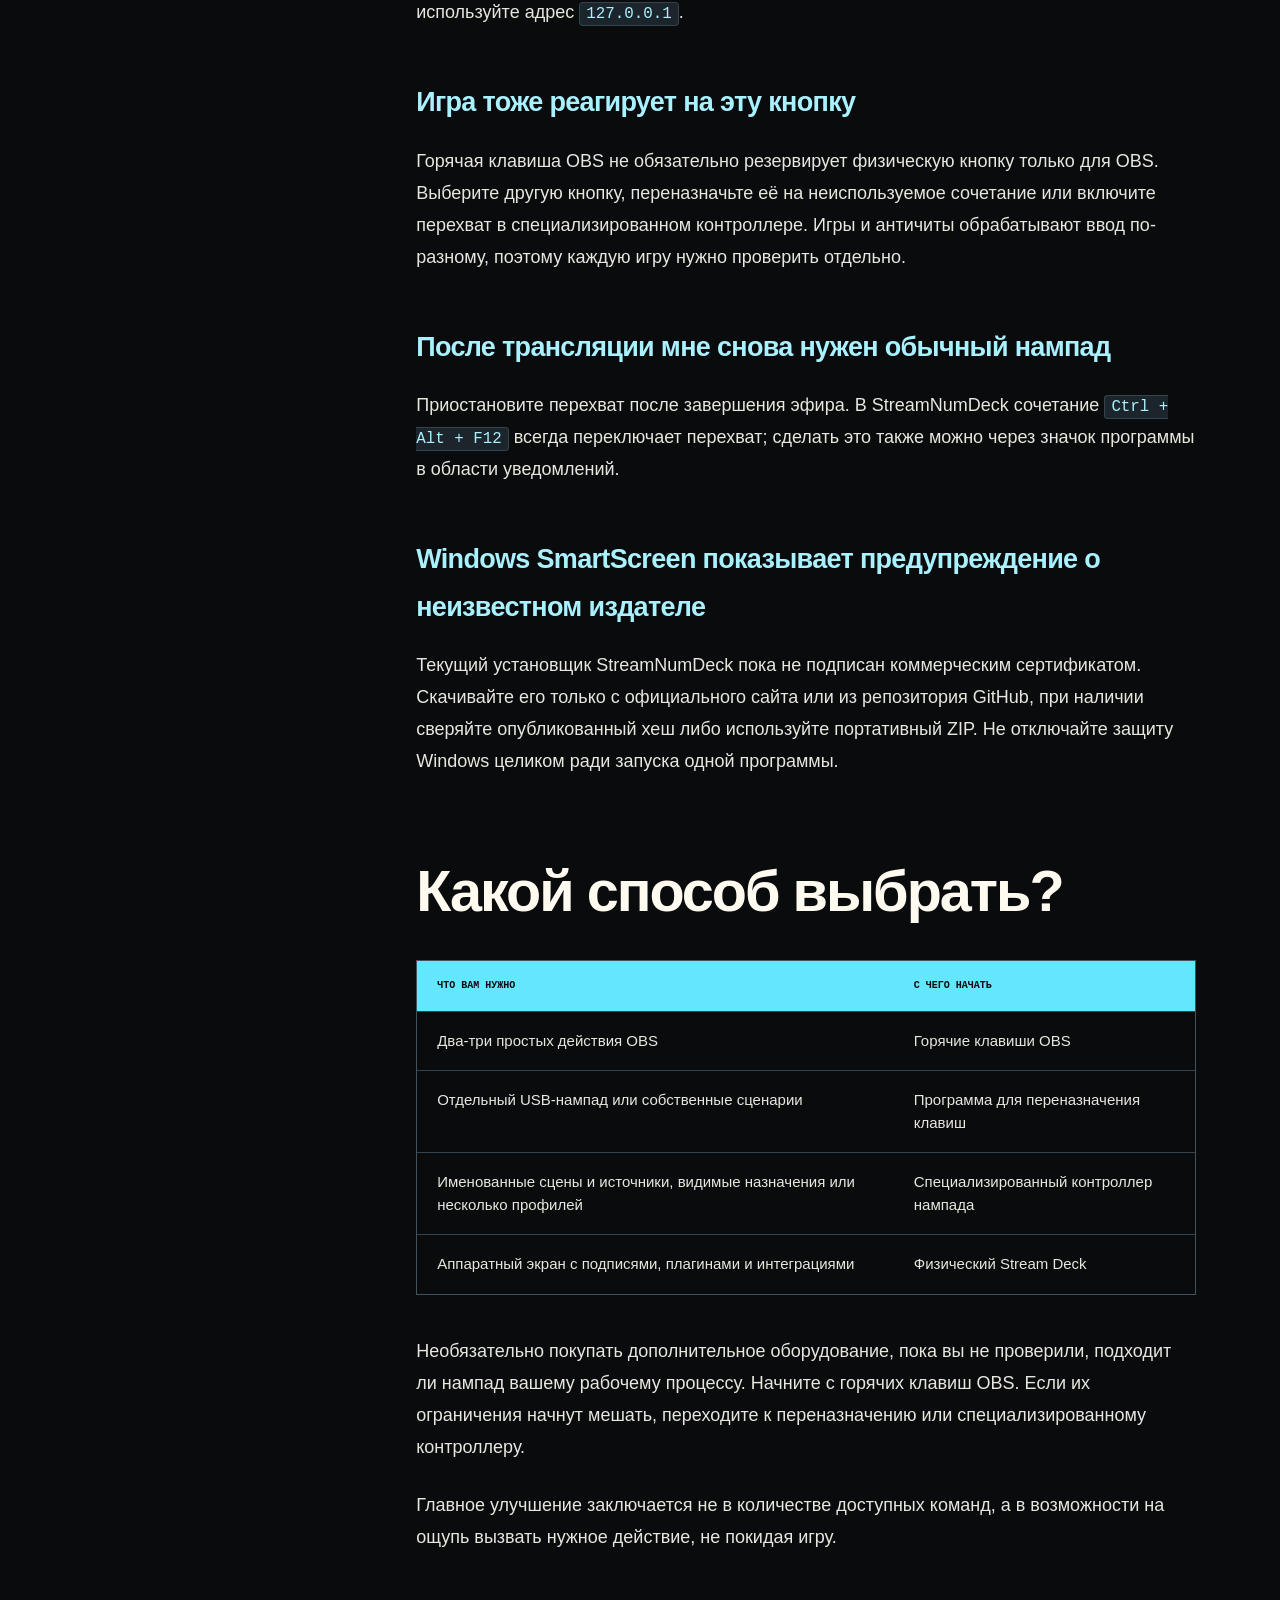
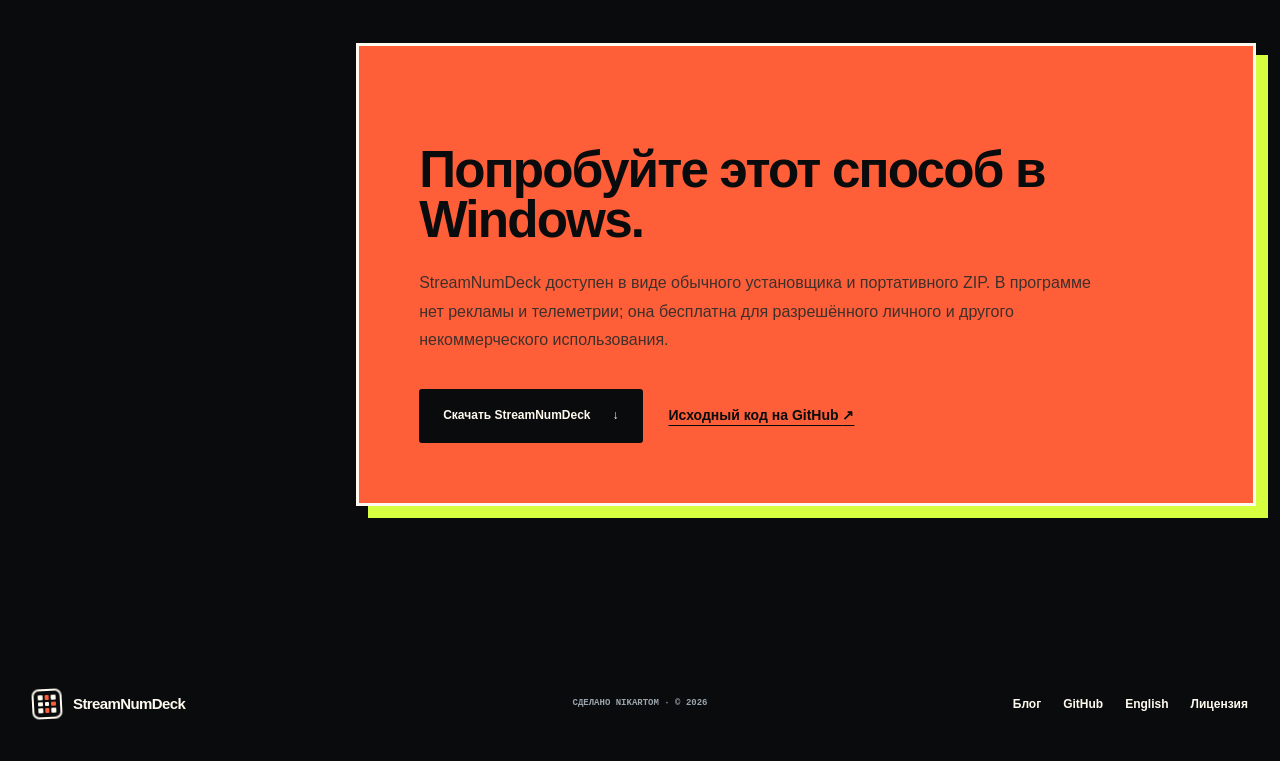
<file: ru/blog/use-numpad-as-stream-deck-for-obs/index.html>
<!doctype html>
<html lang="ru">
<head>
  <meta charset="utf-8">
  <meta name="viewport" content="width=device-width, initial-scale=1">
  <title>Как использовать нампад вместо Stream Deck для OBS в Windows</title>
  <meta name="description" content="Три способа управлять сценами OBS, микрофоном, записью и буфером повтора с цифрового блока клавиатуры в Windows — без покупки Stream Deck.">
  <meta name="author" content="nikartom">
  <meta name="theme-color" content="#090b0d">
  <meta name="robots" content="index,follow,max-image-preview:large,max-snippet:-1">
  <link rel="canonical" href="https://streamnumdeck.com/ru/blog/use-numpad-as-stream-deck-for-obs/">
  <link rel="alternate" hreflang="en" href="https://streamnumdeck.com/blog/use-numpad-as-stream-deck-for-obs/">
  <link rel="alternate" hreflang="ru" href="https://streamnumdeck.com/ru/blog/use-numpad-as-stream-deck-for-obs/">
  <link rel="alternate" hreflang="x-default" href="https://streamnumdeck.com/blog/use-numpad-as-stream-deck-for-obs/">
  <link rel="icon" href="../../../favicon.ico" sizes="any">
  <link rel="stylesheet" href="../../../styles.css">

  <meta property="og:type" content="article">
  <meta property="og:site_name" content="StreamNumDeck">
  <meta property="og:locale" content="ru_RU">
  <meta property="og:locale:alternate" content="en_US">
  <meta property="og:title" content="Как использовать нампад вместо Stream Deck для OBS в Windows">
  <meta property="og:description" content="Практическое руководство без программирования: превращаем свободные клавиши нампада в физический пульт для OBS.">
  <meta property="og:url" content="https://streamnumdeck.com/ru/blog/use-numpad-as-stream-deck-for-obs/">
  <meta property="og:image" content="https://streamnumdeck.com/assets/app-deck-filled.png">
  <meta property="article:published_time" content="2026-07-18">
  <meta property="article:author" content="nikartom">
  <meta name="twitter:card" content="summary_large_image">

  <script type="application/ld+json">
  {
    "@context": "https://schema.org",
    "@graph": [
      {
        "@type": "Article",
        "headline": "Как использовать нампад вместо Stream Deck для OBS в Windows",
        "description": "Три практических способа управлять OBS Studio с цифрового блока клавиатуры в Windows без покупки дополнительного устройства.",
        "image": "https://streamnumdeck.com/assets/app-deck-filled.png",
        "datePublished": "2026-07-18",
        "dateModified": "2026-07-18",
        "author": {"@type": "Person", "name": "nikartom"},
        "publisher": {"@type": "Organization", "name": "StreamNumDeck", "url": "https://streamnumdeck.com/ru/"},
        "mainEntityOfPage": "https://streamnumdeck.com/ru/blog/use-numpad-as-stream-deck-for-obs/",
        "inLanguage": "ru"
      },
      {
        "@type": "BreadcrumbList",
        "itemListElement": [
          {"@type": "ListItem", "position": 1, "name": "Главная", "item": "https://streamnumdeck.com/ru/"},
          {"@type": "ListItem", "position": 2, "name": "Блог", "item": "https://streamnumdeck.com/ru/blog/"},
          {"@type": "ListItem", "position": 3, "name": "Нампад вместо Stream Deck для OBS"}
        ]
      }
    ]
  }
  </script>
</head>
<body class="blog-page article-page">
  <a class="skip-link" href="#main">Перейти к содержанию</a>

  <header class="site-header blog-header">
    <a class="brand" href="../../" aria-label="Главная StreamNumDeck">
      <span class="brand-mark" aria-hidden="true"><i></i><i></i><i></i><i></i><i></i><i></i><i></i><i></i><i></i></span>
      <span>StreamNumDeck</span>
    </a>
    <nav class="site-nav" aria-label="Навигация блога">
      <a href="../../">Программа</a>
      <a href="../" aria-current="page">Блог</a>
      <a href="https://github.com/nikartom/StreamNumDeck">GitHub</a>
    </nav>
    <div class="header-tools">
      <a class="language-link" href="../../../blog/use-numpad-as-stream-deck-for-obs/" lang="en" hreflang="en" aria-label="Open in English">EN</a>
      <a class="header-download" href="https://github.com/nikartom/StreamNumDeck/releases/latest">Скачать <span aria-hidden="true">↗</span></a>
    </div>
  </header>

  <main id="main">
    <article class="article-shell">
      <header class="article-header">
        <nav class="breadcrumbs" aria-label="Хлебные крошки"><a href="../../">Главная</a><span>/</span><a href="../">Блог</a><span>/</span><span>Руководство</span></nav>
        <p class="section-kicker">Управление OBS · Windows</p>
        <h1>Как использовать нампад вместо Stream Deck для управления OBS в Windows</h1>
        <p class="article-dek">Свободный цифровой блок полноразмерной клавиатуры можно превратить в физические кнопки для переключения сцен, микрофона, записи и буфера повтора. Разберём три способа и ограничения каждого из них.</p>
        <p class="post-meta"><span>Автор: nikartom</span><time datetime="2026-07-18">18 июля 2026</time><span>9 минут</span></p>
      </header>

      <figure class="article-hero-media">
        <picture>
          <source srcset="../../../assets/app-deck-filled-820.webp" type="image/webp">
          <img src="../../../assets/app-deck-filled.png" width="1038" height="1515" alt="StreamNumDeck с назначенными на нампад действиями OBS, звука и трансляции">
        </picture>
        <figcaption>Обычный нампад даёт физические кнопки для управления трансляцией без ещё одного устройства на столе.</figcaption>
      </figure>

      <div class="article-layout">
        <aside class="article-toc" aria-label="Содержание">
          <strong>В этой статье</strong>
          <a href="#short-answer">Короткий ответ</a>
          <a href="#three-methods">Три способа</a>
          <a href="#setup">Пошаговая настройка</a>
          <a href="#num-lock">Два слоя NumLock</a>
          <a href="#troubleshooting">Решение проблем</a>
          <a href="#choose">Какой способ выбрать</a>
        </aside>

        <div class="article-body">
          <p>Я стал искать более удобный способ управления OBS, когда понял: настроить трансляцию несложно. Гораздо труднее управлять ею во время игры, когда окно игры находится в фокусе.</p>

          <p>Переключить сцену, выключить микрофон или сохранить повтор внутри OBS легко. Но во время игры открывать OBS или вспоминать очередное сочетание клавиш неудобно. Физическая кнопка с одним понятным действием находится на ощупь и меньше отвлекает от происходящего.</p>

          <h2 id="short-answer">Короткий ответ: да, нампад может управлять OBS</h2>

          <p>OBS Studio умеет реагировать на горячие клавиши, даже когда окно программы неактивно. Поэтому клавиши цифрового блока можно назначить на действия трансляции. Подходящий способ зависит от количества команд и от того, нужны ли эти клавиши другим программам.</p>

          <div class="article-callout">
            <strong>С чего начать</strong>
            <p>Сначала назначьте три безопасных действия: игровую сцену, включение и выключение микрофона и сохранение буфера повтора. Запуск и остановку трансляции лучше добавлять после того, как расположение кнопок станет привычным.</p>
          </div>

          <h2 id="three-methods">Три способа превратить нампад в пульт для OBS</h2>

          <h3>Способ 1: назначить клавиши нампада прямо в OBS</h3>

          <p>Это самый простой вариант, для которого не требуется дополнительная программа.</p>

          <ol>
            <li>Откройте <strong>OBS Studio → Настройки → Горячие клавиши</strong>.</li>
            <li>Найдите нужную сцену, источник, запись или действие буфера повтора.</li>
            <li>Щёлкните поле сочетания клавиш и нажмите кнопку нампада.</li>
            <li>Примените настройки и проверьте команду, когда активно другое окно.</li>
          </ol>

          <p>В официальном <a href="https://obsproject.com/kb/keyboard-shortcuts">руководстве OBS по клавиатурным сокращениям</a> перечислены сочетания для основного интерфейса. На странице горячих клавиш в настройках также доступны действия ваших сцен и источников.</p>

          <p><strong>Преимущества:</strong> всё уже встроено в OBS, быстро настраивается и подходит для нескольких простых действий.</p>

          <p><strong>Ограничения:</strong> сочетания привязаны к OBS, NumLock может менять значение клавиш, а та же кнопка иногда нужна игре или другой программе. Раскладку приходится помнить, поскольку названия назначений нигде не отображаются.</p>

          <h3>Способ 2: использовать программу для переназначения клавиш или макросов</h3>

          <p>Такая программа может превращать кнопку нампада в редкое сочетание клавиш, которое OBS получает как горячую клавишу. Это помогает, когда игра и OBS претендуют на одну физическую кнопку.</p>

          <p>Это самый гибкий вариант для самостоятельной настройки. В некоторых программах отдельный USB-нампад можно отличать от основной клавиатуры — всё зависит от инструмента и способа обработки ввода.</p>

          <p>Обратная сторона — более сложная настройка. Придётся поддерживать и переназначения, и горячие клавиши OBS. Для составных действий могут понадобиться сценарии, а связь между физической кнопкой и виртуальным сочетанием легко забыть.</p>

          <h3>Способ 3: использовать отдельную программу-контроллер для нампада</h3>

          <p>Специализированный контроллер находится между клавиатурой и OBS. Вместо превращения каждой кнопки в ещё одно сочетание клавиш он подключается к OBS через WebSocket и запрашивает конкретное действие по имени.</p>

          <p>Так можно выбрать сцену или источник из списка, видеть назначения на экране и совмещать управление OBS с громкостью Windows и другими локальными действиями.</p>

          <p>Дальше я покажу настройку на примере <a href="https://streamnumdeck.com/ru/">StreamNumDeck</a> — программы для Windows, которую я создал для этой задачи. Она не является официальным продуктом OBS. Общая схема подходит и другим контроллерам, работающим через OBS WebSocket.</p>

          <h2 id="setup">Пошаговая настройка: подключаем контроллер нампада к OBS</h2>

          <h3>1. Проверьте OBS WebSocket</h3>

          <p>В актуальные версии OBS Studio модуль obs-websocket уже встроен. В OBS откройте <strong>Сервис → Настройки сервера WebSocket</strong>, включите сервер и оставьте аутентификацию включённой.</p>

          <p>Стандартный порт obs-websocket 5.x — <code>4455</code>. Скопируйте созданный пароль, а не заменяйте его чем-то простым. <a href="https://github.com/obsproject/obs-websocket">Официальная документация obs-websocket</a> также рекомендует защищать подключение паролем.</p>

          <h3>2. Введите данные подключения</h3>

          <p>Откройте настройки StreamNumDeck и укажите:</p>

          <ul>
            <li><strong>Адрес:</strong> <code>127.0.0.1</code>, если OBS работает на том же компьютере.</li>
            <li><strong>Порт:</strong> <code>4455</code>, если вы не меняли его в OBS.</li>
            <li><strong>Пароль:</strong> пароль из настроек сервера WebSocket в OBS.</li>
          </ul>

          <figure class="article-figure article-figure-wide">
            <img src="../../../assets/blog/numpad-stream-deck-obs/obs-settings.png" width="660" height="760" loading="lazy" alt="Настройки StreamNumDeck с перехватом нампада и полями адреса, порта и пароля OBS WebSocket">
            <figcaption>Нампад и блок навигационных клавиш можно перехватывать независимо. Подключение к OBS остаётся защищённым паролем WebSocket.</figcaption>
          </figure>

          <p>Перед сохранением нажмите <strong>Проверить подключение</strong>. Проверка только соединяется с OBS и загружает доступные сцены и источники — она не запускает трансляцию или запись.</p>

          <h3>3. Назначьте одно действие на одну кнопку</h3>

          <p>Выберите физическую клавишу на экранном нампаде. Для первой проверки укажите <strong>OBS Studio → Переключить сцену</strong> и выберите существующую игровую сцену.</p>

          <figure class="article-figure article-figure-wide">
            <img src="../../../assets/blog/numpad-stream-deck-obs/assign-obs-action.png" width="800" height="912" loading="lazy" alt="Редактор клавиши StreamNumDeck с действиями OBS: переключение сцен, видимость источников, микрофон, запись, трансляция и буфер повтора">
            <figcaption>Выбор именованного действия OBS избавляет от необходимости вести второй список виртуальных сочетаний клавиш.</figcaption>
          </figure>

          <p>Первую раскладку лучше сделать простой. Например:</p>

          <ul>
            <li><strong>NumPad 1:</strong> игровая сцена</li>
            <li><strong>NumPad 2:</strong> сцена перерыва</li>
            <li><strong>NumPad 3:</strong> сцена с камерой</li>
            <li><strong>NumPad 0:</strong> выключение микрофона</li>
            <li><strong>Десятичная клавиша:</strong> сохранить буфер повтора</li>
          </ul>

          <p>Проверьте каждое назначение с запущенной OBS и активным окном игры. Делать это впервые во время настоящего эфира не стоит.</p>

          <h2 id="num-lock">Используйте NumLock как второй слой</h2>

          <p>Одного нампада хватает для базовой трансляции. NumLock может удвоить количество назначений, переключая две независимые раскладки.</p>

          <p>Например:</p>

          <div class="layer-example" aria-label="Пример слоёв NumLock">
            <div><span>NumLock включён</span><strong>NumPad 1</strong><p>Перейти на игровую сцену</p></div>
            <div><span>NumLock выключен</span><strong>NumPad 1</strong><p>Выключить микрофон</p></div>
          </div>

          <p>StreamNumDeck объединяет 22 физические кнопки — цифровой блок и шесть навигационных клавиш — с двумя слоями. Поэтому в одном профиле можно назначить до 44 действий.</p>

          <p>Не заполняйте сразу все 44 позиции. Небольшую раскладку проще запомнить, а свободные клавиши уменьшают риск случайного действия.</p>

          <h2 id="troubleshooting">Распространённые проблемы</h2>

          <h3>Нампад печатает цифры вместо выполнения команды</h3>

          <p>Проверьте, включён ли перехват клавиш и выбран ли нужный слой NumLock. Если вы используете горячие клавиши непосредственно в OBS, убедитесь, что назначение сохранилось в настройках OBS.</p>

          <h3>Не удаётся подключиться к OBS</h3>

          <p>Убедитесь, что сервер WebSocket включён, OBS запущена, порт совпадает, а пароль скопирован без ошибок. Если обе программы работают на одном компьютере с Windows, используйте адрес <code>127.0.0.1</code>.</p>

          <h3>Игра тоже реагирует на эту кнопку</h3>

          <p>Горячая клавиша OBS не обязательно резервирует физическую кнопку только для OBS. Выберите другую кнопку, переназначьте её на неиспользуемое сочетание или включите перехват в специализированном контроллере. Игры и античиты обрабатывают ввод по-разному, поэтому каждую игру нужно проверить отдельно.</p>

          <h3>После трансляции мне снова нужен обычный нампад</h3>

          <p>Приостановите перехват после завершения эфира. В StreamNumDeck сочетание <code>Ctrl + Alt + F12</code> всегда переключает перехват; сделать это также можно через значок программы в области уведомлений.</p>

          <h3>Windows SmartScreen показывает предупреждение о неизвестном издателе</h3>

          <p>Текущий установщик StreamNumDeck пока не подписан коммерческим сертификатом. Скачивайте его только с официального сайта или из репозитория GitHub, при наличии сверяйте опубликованный хеш либо используйте портативный ZIP. Не отключайте защиту Windows целиком ради запуска одной программы.</p>

          <h2 id="choose">Какой способ выбрать?</h2>

          <div class="article-table-wrap">
            <table>
              <thead><tr><th>Что вам нужно</th><th>С чего начать</th></tr></thead>
              <tbody>
                <tr><td>Два-три простых действия OBS</td><td>Горячие клавиши OBS</td></tr>
                <tr><td>Отдельный USB-нампад или собственные сценарии</td><td>Программа для переназначения клавиш</td></tr>
                <tr><td>Именованные сцены и источники, видимые назначения или несколько профилей</td><td>Специализированный контроллер нампада</td></tr>
                <tr><td>Аппаратный экран с подписями, плагинами и интеграциями</td><td>Физический Stream Deck</td></tr>
              </tbody>
            </table>
          </div>

          <p>Необязательно покупать дополнительное оборудование, пока вы не проверили, подходит ли нампад вашему рабочему процессу. Начните с горячих клавиш OBS. Если их ограничения начнут мешать, переходите к переназначению или специализированному контроллеру.</p>

          <p>Главное улучшение заключается не в количестве доступных команд, а в возможности на ощупь вызвать нужное действие, не покидая игру.</p>

          <div class="article-end-card">
            <div>
              <p class="section-kicker">Готовый вариант</p>
              <h2>Попробуйте этот способ в Windows.</h2>
              <p>StreamNumDeck доступен в виде обычного установщика и портативного ZIP. В программе нет рекламы и телеметрии; она бесплатна для разрешённого личного и другого некоммерческого использования.</p>
            </div>
            <div class="article-end-actions">
              <a class="button button-primary" href="https://github.com/nikartom/StreamNumDeck/releases/latest">Скачать StreamNumDeck <span aria-hidden="true">↓</span></a>
              <a class="post-read-link" href="https://github.com/nikartom/StreamNumDeck">Исходный код на GitHub <span aria-hidden="true">↗</span></a>
            </div>
          </div>
        </div>
      </div>
    </article>
  </main>

  <footer>
    <a class="brand brand-footer" href="../../"><span class="brand-mark" aria-hidden="true"><i></i><i></i><i></i><i></i><i></i><i></i><i></i><i></i><i></i></span><span>StreamNumDeck</span></a>
    <p>Сделано nikartom · © 2026</p>
    <nav aria-label="Навигация в подвале"><a href="../">Блог</a><a href="https://github.com/nikartom/StreamNumDeck">GitHub</a><a href="../../../blog/use-numpad-as-stream-deck-for-obs/" lang="en" hreflang="en">English</a><a href="https://github.com/nikartom/StreamNumDeck/blob/main/LICENSE.md">Лицензия</a></nav>
  </footer>
</body>
</html>
</file>
<file: styles.css>
:root {
  --navy: #090b0d;
  --navy-2: #11161a;
  --navy-3: #1b242b;
  --ink: #0a0d0f;
  --paper: #eeeae0;
  --white: #fffaf0;
  --sky: #62e7ff;
  --sky-soft: #a9f1ff;
  --coral: #ff5f38;
  --coral-dark: #e94723;
  --lime: #d6ff3f;
  --yellow: #ffe14d;
  --line: rgba(255, 250, 240, .16);
  --muted: #9aa5ad;
  --page: min(1440px, calc(100% - 64px));
  --radius: 26px;
  --shadow: 0 28px 70px rgba(3, 19, 33, .18);
}

* { box-sizing: border-box; }
html { scroll-behavior: smooth; scroll-padding-top: 92px; }
body {
  margin: 0;
  color: var(--white);
  background: var(--navy);
  font-family: "Segoe UI Variable", "Segoe UI", Arial, sans-serif;
  -webkit-font-smoothing: antialiased;
}

button, a { -webkit-tap-highlight-color: transparent; }
a { color: inherit; }
img { max-width: 100%; height: auto; }

.skip-link {
  position: fixed;
  top: 12px;
  left: 12px;
  z-index: 999;
  padding: 12px 16px;
  color: var(--white);
  background: var(--navy);
  border-radius: 8px;
  transform: translateY(-150%);
}
.skip-link:focus { transform: none; }

.site-header {
  width: var(--page);
  height: 86px;
  margin: 0 auto;
  display: grid;
  grid-template-columns: 1fr auto 1fr;
  align-items: center;
  gap: 28px;
  border-bottom: 1px solid rgba(255,255,255,.17);
}

.brand {
  width: max-content;
  display: inline-flex;
  align-items: center;
  gap: 11px;
  color: var(--white);
  font-size: 17px;
  font-weight: 900;
  letter-spacing: -.04em;
  text-decoration: none;
}

.brand-mark {
  width: 30px;
  height: 30px;
  padding: 4px;
  display: grid;
  grid-template-columns: repeat(3, 1fr);
  gap: 2px;
  color: var(--white);
  border: 2px solid currentColor;
  border-radius: 7px;
  transform: rotate(-3deg);
}
.brand-mark i { display: block; background: currentColor; border-radius: 1px; }
.brand-mark i:nth-child(2), .brand-mark i:nth-child(6), .brand-mark i:nth-child(8) { background: var(--coral); }

.site-nav { display: flex; align-items: center; gap: clamp(22px, 3vw, 46px); }
.site-nav a, footer nav a {
  font-size: 12px;
  font-weight: 800;
  text-decoration: none;
}
.site-nav a { position: relative; }
.site-nav a::after {
  content: "";
  height: 2px;
  position: absolute;
  right: 0;
  bottom: -7px;
  left: 0;
  background: var(--coral);
  transform: scaleX(0);
  transform-origin: right;
  transition: transform 180ms ease;
}
.site-nav a:hover::after, .site-nav a:focus-visible::after { transform: scaleX(1); transform-origin: left; }

.header-tools { justify-self: end; display: flex; align-items: center; gap: 14px; }
.language-link {
  min-width: 36px;
  height: 36px;
  display: grid;
  place-items: center;
  border: 1px solid var(--white);
  border-radius: 50%;
  font-size: 10px;
  font-weight: 900;
  text-decoration: none;
}
.language-link:hover { color: var(--ink); background: var(--lime); }
.header-download {
  padding: 12px 17px;
  color: var(--ink);
  background: var(--lime);
  border-radius: 100px;
  font-size: 11px;
  font-weight: 900;
  text-decoration: none;
}
.header-download:hover { color: var(--white); background: var(--coral); }

.language-suggestion {
  position: fixed;
  right: clamp(16px, 3vw, 44px);
  bottom: 28px;
  z-index: 900;
  width: min(570px, calc(100% - 32px));
  padding: 11px;
  display: grid;
  grid-template-columns: 48px minmax(150px, 1fr) auto 34px;
  align-items: center;
  gap: 12px;
  color: var(--ink);
  background: var(--lime);
  border: 2px solid var(--ink);
  border-radius: 2px;
  box-shadow: 8px 8px 0 var(--coral);
  opacity: 0;
  transform: translateY(18px);
  transition: opacity 180ms ease, transform 180ms ease;
}
.language-suggestion[hidden] { display: none; }
.language-suggestion.is-visible { opacity: 1; transform: none; }
.language-suggestion-badge {
  width: 48px;
  height: 48px;
  display: grid;
  place-items: center;
  color: var(--lime);
  background: var(--ink);
  font-size: 13px;
  font-weight: 950;
  transform: rotate(-2deg);
}
.language-suggestion p { margin: 0; display: grid; gap: 3px; }
.language-suggestion p strong { font-size: 14px; font-weight: 950; text-transform: uppercase; }
.language-suggestion p span { color: #293136; font-size: 12px; }
.language-suggestion > a {
  padding: 12px 14px;
  color: var(--white);
  background: var(--ink);
  font-size: 11px;
  font-weight: 900;
  text-decoration: none;
  white-space: nowrap;
}
.language-suggestion > a:hover, .language-suggestion > a:focus-visible { color: var(--ink); background: var(--coral); }
.language-suggestion button {
  width: 34px;
  height: 34px;
  padding: 0;
  color: var(--ink);
  background: transparent;
  border: 0;
  font-size: 24px;
  line-height: 1;
  cursor: pointer;
}
.language-suggestion button:hover, .language-suggestion button:focus-visible { color: var(--coral-dark); }

.hero {
  padding: clamp(68px, 8vw, 118px) 0 0;
  overflow: hidden;
  background:
    repeating-linear-gradient(90deg, transparent 0 79px, rgba(255,255,255,.025) 80px),
    radial-gradient(circle at 78% 2%, rgba(255, 95, 56, .22), transparent 27%),
    radial-gradient(circle at 8% 55%, rgba(98, 231, 255, .11), transparent 24%),
    var(--navy);
}
.hero-intro, .demo-wrap, .features, .setup, .faq { width: var(--page); margin: 0 auto; }
.hero-intro {
  display: grid;
  grid-template-columns: minmax(0, 1.35fr) minmax(320px, .65fr);
  gap: clamp(50px, 8vw, 140px);
  align-items: end;
}
.eyebrow, .section-kicker, .card-label {
  margin: 0 0 24px;
  font: 900 11px/1.2 Consolas, "Courier New", monospace;
  letter-spacing: .09em;
  text-transform: uppercase;
}
.eyebrow { display: flex; align-items: center; gap: 10px; }
.eyebrow span { width: 10px; height: 10px; background: var(--lime); border-radius: 0; box-shadow: 4px 4px 0 var(--coral); transform: rotate(8deg); }
h1, h2, h3 { margin: 0; font-family: Impact, "Arial Black", Arial, sans-serif; letter-spacing: -.035em; }
h1 { max-width: 1100px; font-size: clamp(62px, 8.2vw, 132px); line-height: .86; text-transform: uppercase; }
h1 em, h2 em { color: var(--lime); font-style: italic; }
.hero-side > p {
  margin: 0;
  font-size: clamp(18px, 1.55vw, 23px);
  line-height: 1.5;
  color: #c1c8cc;
  letter-spacing: -.015em;
}
.hero-actions { margin-top: 34px; display: flex; flex-wrap: wrap; align-items: center; gap: 24px; }
.button {
  min-height: 54px;
  padding: 0 22px;
  display: inline-flex;
  align-items: center;
  justify-content: center;
  gap: 22px;
  border: 2px solid var(--navy);
  border-radius: 100px;
  font-size: 12px;
  font-weight: 900;
  text-decoration: none;
  transition: transform 150ms ease, box-shadow 150ms ease, background 150ms ease;
}
.button:hover { transform: translateY(-3px); box-shadow: 0 8px 0 rgba(7, 26, 43, .16); }
.button-primary { color: var(--ink); border-color: var(--lime); border-radius: 3px; background: var(--lime); box-shadow: 6px 6px 0 var(--coral); }
.button-primary:hover { color: var(--white); border-color: var(--coral); background: var(--coral); box-shadow: 9px 9px 0 var(--sky); }
.text-link {
  display: inline-flex;
  align-items: center;
  gap: 12px;
  font-size: 13px;
  color: var(--white);
  font-weight: 900;
  text-underline-offset: 5px;
}
.text-link span { color: var(--coral); font-size: 20px; text-decoration: none; }
.hero-facts { margin: 35px 0 0; padding: 20px 0 0; display: flex; flex-wrap: wrap; gap: 22px; border-top: 1px solid var(--line); list-style: none; }
.hero-facts li { display: flex; align-items: center; gap: 8px; color: var(--muted); font: 800 10px/1 Consolas, monospace; text-transform: uppercase; }
.hero-facts li::before { content: "▸"; color: var(--lime); }

.demo-wrap { padding: clamp(70px, 7vw, 100px) 0 110px; scroll-margin-top: 0; }
.demo-heading {
  margin-bottom: 34px;
  display: grid;
  grid-template-columns: 1.2fr .8fr;
  gap: 60px;
  align-items: end;
}
.section-kicker { color: var(--coral); }
.demo-heading h2, .section-header h2, .how h2, .faq h2, .final-cta h2 { font-size: clamp(54px, 6.2vw, 96px); line-height: .88; }
.demo-heading > p { max-width: 570px; margin: 0 0 4px; justify-self: end; color: #aeb8be; font-size: 17px; line-height: 1.55; }

.control-rig {
  padding: 14px;
  display: grid;
  grid-template-columns: minmax(0, 1.35fr) minmax(380px, .65fr);
  gap: 14px;
  color: var(--white);
  background: var(--navy);
  border: 1px solid #355064;
  border-radius: 5px;
  box-shadow: 14px 14px 0 var(--lime), 22px 22px 0 var(--coral);
}
.broadcast, .deck-console { min-width: 0; border: 1px solid rgba(255,255,255,.22); border-radius: 2px; overflow: hidden; }
.broadcast { display: grid; grid-template-rows: 44px minmax(510px, 1fr) 68px; background: #0d2436; }
.broadcast-topbar, .deck-console-head, .mixer-bar { display: flex; align-items: center; }
.broadcast-topbar { padding: 0 16px; gap: 12px; background: #0a1d2d; border-bottom: 1px solid rgba(255,255,255,.12); }
.window-dots { display: flex; gap: 5px; }
.window-dots i { width: 7px; height: 7px; border-radius: 50%; background: #4c5e6c; }
.window-dots i:first-child { background: var(--coral); }
.window-dots i:nth-child(2) { background: var(--yellow); }
.window-dots i:nth-child(3) { background: var(--lime); }
.studio-label { color: #8093a1; font: 800 9px/1 Consolas, monospace; letter-spacing: .1em; }
.live-badge { margin-left: auto; display: flex; align-items: center; gap: 7px; font: 800 9px/1 Consolas, monospace; }
.live-badge i { width: 7px; height: 7px; border-radius: 50%; background: #6b7a84; }
.broadcast.is-live .live-badge i { background: var(--coral); box-shadow: 0 0 0 5px rgba(255,109,85,.16); animation: pulse 1.4s infinite; }
.live-badge time { min-width: 34px; color: #8193a1; }

.stream-stage { position: relative; overflow: hidden; isolation: isolate; background: #183a54; }
.stream-stage::after {
  content: "";
  position: absolute;
  inset: 0;
  z-index: -1;
  pointer-events: none;
  background-image: linear-gradient(rgba(255,255,255,.035) 1px, transparent 1px), linear-gradient(90deg, rgba(255,255,255,.035) 1px, transparent 1px);
  background-size: 28px 28px;
}
.game-world { position: absolute; inset: 0; overflow: hidden; background: #111; transition: opacity 180ms steps(2), transform 280ms steps(3); }
.game-frame { width: 100%; height: 100%; display: block; object-fit: cover; object-position: 50% 48%; image-rendering: pixelated; filter: contrast(1.08) saturate(.9); }
.game-id { position: absolute; right: 14px; top: 14px; padding: 7px 9px; color: var(--lime); background: rgba(0,0,0,.78); border-left: 3px solid var(--coral); font: 900 8px/1 Consolas, monospace; letter-spacing: .08em; }
.sun { width: 132px; height: 132px; position: absolute; top: 58px; right: 14%; background: var(--yellow); border-radius: 50%; box-shadow: 0 0 0 24px rgba(255,214,92,.15); }
.hill { position: absolute; bottom: 0; border-radius: 60% 60% 0 0; transform: rotate(-8deg); }
.hill-one { width: 75%; height: 43%; left: -13%; background: #247383; }
.hill-two { width: 85%; height: 34%; right: -25%; background: #105267; transform: rotate(8deg); }
.track { width: 34%; height: 75%; position: absolute; right: 28%; bottom: -34%; background: #f1b570; transform: perspective(200px) rotateX(26deg) rotate(16deg); border: 10px solid rgba(255,255,255,.25); }
.player { width: 40px; height: 54px; position: absolute; right: 40%; bottom: 24%; border-radius: 13px 13px 5px 5px; background: var(--coral); box-shadow: 0 11px 0 #092538; }
.player::before, .player::after { content: ""; width: 18px; height: 7px; position: absolute; bottom: -15px; background: var(--navy); border-radius: 4px; }
.player::before { left: -2px; transform: rotate(18deg); }.player::after { right: -2px; transform: rotate(-18deg); }
.player i { width: 26px; height: 26px; position: absolute; top: -20px; left: 7px; background: var(--lime); border-radius: 50% 50% 42% 42%; border: 5px solid var(--navy); }

.scene-card { display: none; position: absolute; z-index: 2; }
.starting-card, .brb-card { inset: 0; align-items: center; justify-content: center; flex-direction: column; text-align: center; }
.starting-card { background: radial-gradient(circle at 50% 30%, #285877, #071a2b 70%); }
.brb-card { background: linear-gradient(145deg, #ff7c61, #ffac75); color: var(--navy); }
.scene-card small { font: 900 10px/1 Consolas, monospace; letter-spacing: .16em; }
.scene-card strong { margin: 16px 0 10px; font: 900 clamp(64px, 8vw, 118px)/.8 Arial, sans-serif; letter-spacing: -.08em; }
.scene-card span { font-size: 13px; font-weight: 700; }
.chatting-title { left: 7%; top: 21%; color: var(--navy); }
.chatting-title strong { display: block; font-size: clamp(52px, 6vw, 88px); }
.broadcast[data-scene="starting"] .starting-card, .broadcast[data-scene="brb"] .brb-card, .broadcast[data-scene="chatting"] .chatting-title { display: flex; }
.broadcast[data-scene="starting"] .game-world, .broadcast[data-scene="brb"] .game-world { opacity: 0; transform: scale(1.08); }
.broadcast[data-scene="chatting"] .game-world { background: linear-gradient(135deg, var(--lime), var(--sky)); filter: saturate(.75); }
.broadcast[data-scene="chatting"] .game-world > * { opacity: .14; }

.scene-chip { position: absolute; top: 18px; left: 18px; z-index: 5; padding: 9px 11px; display: flex; gap: 10px; align-items: center; color: var(--navy); background: rgba(255,254,249,.9); border-radius: 8px; box-shadow: 0 8px 22px rgba(4,25,41,.15); backdrop-filter: blur(8px); }
.scene-chip span { color: #63717a; font: 800 8px/1 Consolas, monospace; }.scene-chip strong { font-size: 10px; }

.camera-card { width: 190px; height: 142px; position: absolute; right: 18px; bottom: 20px; z-index: 6; overflow: hidden; border: 3px solid var(--lime); border-radius: 2px; background: #111; box-shadow: 7px 7px 0 var(--coral); transition: transform 120ms steps(2), filter 120ms ease; }
.camera-tag { position: absolute; top: 8px; left: 8px; z-index: 4; padding: 5px 7px; display: flex; gap: 5px; align-items: center; color: var(--white); background: rgba(7,26,43,.76); border-radius: 5px; font: 800 7px/1 Consolas, monospace; }
.camera-tag i { width: 5px; height: 5px; background: var(--coral); border-radius: 50%; }
.camera-card p { margin: 0; position: absolute; inset: 0; z-index: 6; display: grid; place-items: center; color: var(--coral); background: #080a0c; font: 900 9px/1 Consolas, monospace; text-transform: uppercase; opacity: 0; }
.facecam-image { width: 100%; height: 100%; display: block; object-fit: cover; object-position: 67% 35%; filter: contrast(1.08) saturate(.9); }
.person { position: absolute; inset: 0; }
.person .head { width: 54px; height: 62px; position: absolute; top: 36px; left: 64px; z-index: 2; background: #ca704d; border-radius: 48% 48% 45% 45%; }
.person .hair { width: 62px; height: 38px; position: absolute; top: 28px; left: 60px; z-index: 3; background: var(--navy); border-radius: 50% 50% 32% 22%; transform: rotate(-7deg); }
.person .hair::after { content: ""; width: 23px; height: 28px; position: absolute; right: -2px; bottom: -18px; background: var(--navy); border-radius: 0 0 80% 20%; }
.person .body { width: 106px; height: 66px; position: absolute; bottom: -27px; left: 38px; background: var(--sky); border-radius: 50% 50% 0 0; }
.person .headset { width: 74px; height: 62px; position: absolute; top: 33px; left: 54px; z-index: 4; border: 5px solid var(--navy); border-bottom: 0; border-radius: 50% 50% 0 0; }
.broadcast.is-camera-off .camera-card { border-color: #465a69; transform: scale(.97); }.broadcast.is-camera-off .camera-card p { opacity: 1; }

.chat-stack { position: absolute; left: 18px; bottom: 20px; z-index: 5; display: grid; gap: 7px; }
.chat-stack p { width: max-content; max-width: 245px; margin: 0; padding: 8px 10px; display: flex; align-items: center; gap: 8px; color: var(--navy); background: rgba(255,254,249,.88); border-radius: 8px; font-size: 9px; box-shadow: 0 8px 18px rgba(5,23,36,.12); backdrop-filter: blur(7px); }
.chat-stack i { width: 18px; height: 18px; flex: 0 0 auto; background: var(--coral); border-radius: 50%; }.chat-stack p:nth-child(2) i { background: var(--lime); }
.chat-stack b { font-size: 8px; }

.action-toast { max-width: calc(100% - 80px); padding: 10px 14px; position: absolute; top: 18px; left: 50%; z-index: 10; color: var(--navy); background: var(--lime); border-radius: 100px; font: 900 9px/1 Consolas, monospace; text-align: center; box-shadow: 0 8px 25px rgba(3,19,33,.18); opacity: 0; transform: translate(-50%, -12px); transition: opacity 160ms ease, transform 160ms ease; }
.action-toast.is-visible { opacity: 1; transform: translate(-50%, 0); }
.sound-wave { height: 70px; position: absolute; top: 50%; left: 50%; z-index: 9; display: flex; gap: 6px; align-items: center; opacity: 0; transform: translate(-50%, -50%); }
.sound-wave i { width: 7px; height: 20%; background: var(--lime); border-radius: 10px; }
.sound-wave.is-playing { opacity: 1; }
.sound-wave.is-playing i { animation: wave .7s ease-in-out infinite alternate; }
.sound-wave i:nth-child(2), .sound-wave i:nth-child(8) { animation-delay: -.2s; }.sound-wave i:nth-child(3), .sound-wave i:nth-child(7) { animation-delay: -.4s; }.sound-wave i:nth-child(4), .sound-wave i:nth-child(6) { animation-delay: -.55s; }.sound-wave i:nth-child(5) { animation-delay: -.7s; }

.mixer-bar { min-width: 0; padding: 0 15px; gap: 13px; background: #091e2e; border-top: 1px solid rgba(255,255,255,.12); }
.control-pill { display: flex; align-items: baseline; gap: 6px; font: 800 8px/1 Consolas, monospace; }.control-pill small { color: #8193a0; font-size: 8px; }
.mic-icon { width: 9px; height: 13px; position: relative; display: inline-block; border: 2px solid var(--sky); border-radius: 5px; }
.mic-icon::after { content: ""; width: 13px; height: 8px; position: absolute; top: 5px; left: -4px; border: 2px solid var(--sky); border-top: 0; border-radius: 0 0 9px 9px; }
.level-meter { min-width: 75px; flex: 1; display: flex; align-items: center; gap: 3px; }
.level-meter i { height: 17px; flex: 1; background: #244054; border-radius: 2px; }
.level-meter i:nth-child(-n+7) { background: var(--lime); }.level-meter i:nth-child(8), .level-meter i:nth-child(9) { background: var(--yellow); }
.broadcast:not(.is-mic-muted) .level-meter i:nth-child(3n) { animation: meter 700ms ease-in-out infinite alternate; }
.broadcast.is-mic-muted .level-meter i { background: #253e50; animation: none; }.broadcast.is-mic-muted .mic-pill { color: var(--coral); }.broadcast.is-mic-muted .mic-icon, .broadcast.is-mic-muted .mic-icon::after { border-color: var(--coral); }
.record-pill { margin-left: auto; padding: 8px 9px; display: flex; align-items: center; gap: 6px; color: #7d8f9c; border: 1px solid #2c4659; border-radius: 6px; font: 800 8px/1 Consolas, monospace; }
.record-pill i { width: 7px; height: 7px; background: #647784; border-radius: 50%; }.broadcast.is-recording .record-pill { color: var(--white); border-color: var(--coral); }.broadcast.is-recording .record-pill i { background: var(--coral); animation: pulse 1.2s infinite; }

.deck-console { padding: 14px; display: flex; flex-direction: column; background: linear-gradient(165deg, #142e43, #0a1e2e); }
.deck-console-head { height: 28px; justify-content: space-between; color: #7f95a4; font: 800 8px/1 Consolas, monospace; letter-spacing: .06em; }
.deck-console-head span:first-child { display: flex; align-items: center; gap: 6px; }.deck-console-head i { width: 6px; height: 6px; background: var(--lime); border-radius: 50%; box-shadow: 0 0 8px rgba(216,255,99,.7); }.deck-console-head b { color: var(--white); }
.nav-keys, .numpad { display: grid; gap: 7px; }
.nav-keys { margin: 10px 0 12px; padding-bottom: 12px; grid-template-columns: repeat(3, 1fr); border-bottom: 1px solid rgba(255,255,255,.1); }
.numpad { flex: 1; grid-template-columns: repeat(4, minmax(0, 1fr)); grid-template-rows: repeat(5, minmax(59px, 1fr)); }
.deck-key {
  min-width: 0;
  min-height: 51px;
  padding: 8px;
  position: relative;
  display: flex;
  flex-direction: column;
  align-items: flex-start;
  justify-content: space-between;
  overflow: hidden;
  color: #eff8fc;
  border: 1px solid #3d5669;
  border-radius: 3px;
  background: linear-gradient(145deg, #22292e, #11161a);
  box-shadow: inset 0 -4px 0 rgba(3,15,25,.28), 0 3px 4px rgba(0,0,0,.13);
  font-family: inherit;
  text-align: left;
  cursor: pointer;
  transition: transform 80ms ease, border-color 120ms ease, background 120ms ease, box-shadow 80ms ease;
}
.deck-key::after { content: ""; width: 28px; height: 3px; position: absolute; right: 7px; bottom: 7px; background: rgba(98,231,255,.14); }
.deck-key:hover { border-color: var(--sky); background: linear-gradient(145deg, #315873, #1b374d); }
.deck-key:focus-visible { outline: 3px solid var(--lime); outline-offset: 2px; }
.deck-key:active, .deck-key.is-fired { transform: translateY(3px); box-shadow: inset 0 0 0 rgba(0,0,0,0); }
.deck-key small { position: relative; z-index: 2; color: #7890a0; font: 800 8px/1 Consolas, monospace; }.deck-key strong { max-width: 100%; position: relative; z-index: 2; overflow: hidden; font-size: clamp(8px, .75vw, 11px); line-height: 1; text-overflow: ellipsis; white-space: nowrap; }
.key-icon { width: 20px; height: 20px; position: absolute; top: 9px; right: 9px; z-index: 2; filter: invert(96%) sepia(7%) saturate(396%); opacity: .88; }
.layer-key .key-icon, .live-key .key-icon { filter: brightness(0); }
.key-icon-next .key-icon { transform: rotate(180deg); }
.layer-key { color: var(--navy); border-color: var(--sky); background: var(--sky); }.layer-key small { color: #24536b; }.layer-key:hover { color: var(--navy); background: var(--lime); border-color: var(--lime); }
.accent-key, .mic-key { border-color: rgba(216,255,99,.65); }.record-key { border-color: rgba(255,109,85,.6); }.routine-key { border-color: rgba(116,216,255,.7); }
.live-key { color: var(--navy); border-color: var(--coral); background: var(--coral); }.live-key small { color: #6f2f27; }.live-key:hover { color: var(--navy); border-color: var(--yellow); background: var(--yellow); }
.tall-key { grid-row: span 2; }.plus-key { grid-column: 4; grid-row: 2 / span 2; }.enter-key { grid-column: 4; grid-row: 4 / span 2; }.wide-key { grid-column: span 2; }
.keyboard-hint { margin: 11px 0 0; color: #7890a0; font: 700 8px/1 Consolas, monospace; text-align: center; }.keyboard-hint span { color: var(--lime); }

.demo-credit { margin: 38px 0 0; color: #77868f; font: 700 9px/1.6 Consolas, monospace; text-align: right; }.demo-credit a { color: #aebac1; text-underline-offset: 3px; }
.trust-strip { min-height: 66px; padding: 12px 32px; display: flex; align-items: center; justify-content: space-around; gap: 26px; overflow: hidden; color: var(--navy); background: var(--lime); border-top: 4px solid var(--navy); border-bottom: 4px solid var(--navy); font: 900 11px/1 Consolas, monospace; text-transform: uppercase; white-space: nowrap; transform: rotate(-.35deg); }.trust-strip i { color: var(--ink); font-style: normal; }

.features { padding: 140px 0; color: var(--ink); background: var(--lime); box-shadow: 0 0 0 100vmax var(--lime); clip-path: inset(0 -100vmax); }
.features .section-header > p:last-child { color: #263238; }
.features .section-kicker { color: var(--ink); }
.features h2 em { color: var(--coral-dark); }
.section-header { display: grid; grid-template-columns: 1fr .75fr; gap: 50px; align-items: end; }
.section-header .section-kicker { grid-column: 1 / -1; margin-bottom: -10px; }
.section-header > p:last-child { max-width: 540px; margin: 0 0 4px; justify-self: end; color: var(--muted); font-size: 18px; line-height: 1.55; }
.bento-grid { margin-top: 70px; display: grid; grid-template-columns: repeat(12, 1fr); gap: 24px; }
.feature-card { min-height: 390px; padding: clamp(25px, 3vw, 42px); position: relative; grid-column: span 4; overflow: hidden; border: 3px solid var(--ink); border-radius: 2px; box-shadow: 9px 9px 0 var(--ink); }
.feature-card h3 { max-width: 650px; font-size: clamp(34px, 3.4vw, 54px); line-height: .96; }
.feature-card > p:not(.card-label) { max-width: 560px; margin: 24px 0 0; color: inherit; opacity: .73; font-size: 16px; line-height: 1.55; }
.card-label { color: inherit; opacity: 1; }
.card-obs { min-height: 440px; grid-column: span 8; color: var(--white); background: var(--navy); transform: rotate(-.5deg); }
.scene-tabs { margin-top: 60px; display: flex; border: 1px solid #456175; border-radius: 9px; overflow: hidden; }
.scene-tabs span { flex: 1; padding: 16px 10px; color: #8298a6; font: 800 9px/1 Consolas, monospace; text-align: center; }.scene-tabs span + span { border-left: 1px solid #456175; }.scene-tabs .active { color: var(--navy); background: var(--lime); }
.card-audio { color: var(--navy); background: var(--coral); transform: rotate(.7deg) translateY(14px); }
.card-wave { height: 90px; margin-top: 52px; display: flex; align-items: center; gap: 7px; }.card-wave i { min-height: 12px; flex: 1; background: var(--navy); border-radius: 8px; animation: wave 900ms ease-in-out infinite alternate; }.card-wave i:nth-child(2n) { animation-delay: -.4s; }.card-wave i:nth-child(3n) { animation-delay: -.7s; }
.card-layers { color: var(--navy); background: var(--sky); transform: rotate(.4deg); }.card-layers > strong { display: block; margin: 12px 0 30px; font: 900 clamp(78px, 9vw, 142px)/.8 Impact, "Arial Black", sans-serif; letter-spacing: -.06em; }
.card-anything { min-height: 430px; grid-column: span 7; background: var(--white); transform: rotate(-.35deg); }.launch-row { margin-top: 58px; display: flex; flex-wrap: wrap; align-items: center; gap: 11px; }.launch-row span { padding: 11px 13px; color: var(--white); background: var(--navy); border-radius: 1px; font: 800 9px/1 Consolas, monospace; }.launch-row b { color: var(--coral); }
.card-local { min-height: 430px; grid-column: span 5; color: var(--white); background: #1a424b; transform: rotate(.5deg) translateY(12px); }.privacy-orbit { width: 140px; height: 140px; position: absolute; right: 34px; bottom: 28px; display: flex; flex-direction: column; align-items: center; justify-content: center; color: var(--navy); background: var(--lime); border-radius: 2px; transform: rotate(8deg); box-shadow: 8px 8px 0 var(--coral); }.privacy-orbit span { font-size: 27px; font-weight: 900; }.privacy-orbit small { font: 900 9px/1 Consolas, monospace; }

.how { padding: 130px max(32px, calc((100vw - 1440px) / 2)); display: grid; grid-template-columns: .85fr 1.15fr; gap: clamp(70px, 9vw, 150px); align-items: center; color: var(--white); background: var(--navy); }
.how-copy > p:not(.section-kicker) { max-width: 610px; margin: 34px 0; color: #a7bac6; font-size: 18px; line-height: 1.6; }.text-link-light { color: var(--white); }.text-link-light span { color: var(--lime); }
.routine-panel { padding: 14px; border: 3px solid #52616b; border-radius: 2px; background: #12181c; box-shadow: 14px 14px 0 var(--lime); transform: rotate(1deg); }
.routine-head { min-height: 58px; padding: 0 10px 13px; display: flex; align-items: center; justify-content: space-between; border-bottom: 1px solid #3a5568; font: 900 10px/1 Consolas, monospace; }.routine-head small { color: #8296a4; font-size: 8px; }
.routine-panel ol { margin: 0; padding: 13px 0 0; list-style: none; }.routine-panel li { min-height: 84px; padding: 11px 14px; display: grid; grid-template-columns: 28px 38px 1fr auto; gap: 13px; align-items: center; color: #bdcbd3; border: 1px solid #46535c; border-radius: 2px; background: #1a2228; }.routine-panel li + li { margin-top: 8px; }.routine-panel li > span, .routine-panel li > b { color: #79909f; font: 800 8px/1 Consolas, monospace; }.routine-icon { width: 35px; height: 35px; display: grid; place-items: center; color: var(--navy); background: var(--sky); border-radius: 2px; font: 900 10px/1 Arial, sans-serif; font-style: normal; }.routine-icon img { width: 18px; height: 18px; filter: brightness(0); }.routine-panel li div { display: grid; gap: 6px; }.routine-panel li strong { color: var(--white); font-size: 13px; }.routine-panel li small { color: #8298a6; font-size: 10px; }.routine-panel li.active { border-color: var(--lime); box-shadow: inset 0 0 0 1px var(--lime); }.routine-panel li.active .routine-icon { background: var(--lime); }.routine-panel li.active > b { color: var(--lime); }

.setup { padding: 130px 0; color: var(--ink); background: var(--paper); box-shadow: 0 0 0 100vmax var(--paper); clip-path: inset(0 -100vmax); }.compact-header { display: block; }.compact-header .section-kicker { margin-bottom: 24px; color: #7c2b18; }.compact-header h2 { font-size: clamp(52px, 6vw, 88px); }
.setup-steps { margin: 65px 0 0; padding: 0; display: grid; grid-template-columns: repeat(3, 1fr); border-top: 1px solid var(--ink); list-style: none; }.setup-steps li { min-height: 240px; padding: 28px 30px; display: grid; grid-template-columns: auto 1fr; gap: 30px; border-bottom: 1px solid var(--ink); }.setup-steps li + li { border-left: 1px solid var(--ink); }.setup-steps li > span { color: #7c2b18; font: 900 10px/1 Consolas, monospace; }.setup-steps strong { font-size: 28px; letter-spacing: -.04em; }.setup-steps p { max-width: 330px; margin: 18px 0 0; color: #4f5a60; font-size: 15px; line-height: 1.55; }

.faq { padding: 130px 0; display: grid; grid-template-columns: .7fr 1.3fr; gap: clamp(60px, 9vw, 150px); border-top: 1px solid var(--line); }.faq-list { border-top: 1px solid var(--white); }.faq-list details { border-bottom: 1px solid var(--white); }.faq-list summary { min-height: 92px; display: flex; align-items: center; justify-content: space-between; gap: 30px; font-size: 18px; font-weight: 800; cursor: pointer; list-style: none; }.faq-list summary::-webkit-details-marker { display: none; }.faq-list summary span { color: var(--lime); font-size: 28px; font-weight: 400; transition: transform 160ms ease; }.faq-list details[open] summary span { transform: rotate(45deg); }.faq-list details p { max-width: 700px; margin: -5px 0 32px; color: var(--muted); font-size: 15px; line-height: 1.65; }

.final-cta { min-height: 720px; padding: 110px 32px; display: flex; flex-direction: column; align-items: center; justify-content: center; color: var(--white); background: var(--coral); border-top: 8px solid var(--lime); text-align: center; }.final-cta .section-kicker { color: var(--navy); }.final-cta h2 { color: var(--navy); text-transform: uppercase; }.final-cta h2 em { color: var(--white); text-shadow: 5px 5px 0 var(--navy); }.final-actions { margin-top: 52px; display: flex; flex-wrap: wrap; align-items: center; justify-content: center; gap: 28px; }.button-light { color: var(--white); border-color: var(--navy); border-radius: 2px; background: var(--navy); box-shadow: 7px 7px 0 var(--lime); }.button-light:hover { color: var(--navy); background: var(--lime); }.final-cta .text-link-light span { color: var(--navy); }.final-note { margin: 42px 0 0; color: rgba(7,26,43,.68); font: 800 9px/1.4 Consolas, monospace; text-transform: uppercase; letter-spacing: .06em; }

footer { width: var(--page); min-height: 116px; margin: 0 auto; display: grid; grid-template-columns: 1fr auto 1fr; align-items: center; gap: 30px; }.brand-footer { font-size: 15px; }footer > p { color: var(--muted); font: 700 9px/1 Consolas, monospace; text-transform: uppercase; }footer nav { justify-self: end; display: flex; flex-wrap: wrap; gap: 22px; }footer nav a { text-underline-offset: 4px; }

/* Blog */
.blog-page { color: var(--white); background: var(--navy); }
.blog-header { position: relative; z-index: 2; }
.blog-header [aria-current="page"]::after { transform: scaleX(1); }
.blog-hero {
  width: var(--page);
  min-height: 570px;
  margin: 0 auto;
  padding: clamp(74px, 9vw, 140px) 0 90px;
  display: grid;
  grid-template-columns: minmax(0, 1.3fr) minmax(300px, .7fr);
  align-items: end;
  gap: clamp(48px, 8vw, 130px);
  border-bottom: 1px solid var(--line);
  background: radial-gradient(circle at 83% 30%, rgba(98,231,255,.12), transparent 28%);
}
.blog-hero h1 { font-size: clamp(66px, 8vw, 124px); }
.blog-hero > p { max-width: 540px; margin: 0 0 8px; color: #b7c3c9; font-size: clamp(18px, 1.7vw, 24px); line-height: 1.55; }
.blog-list { width: var(--page); margin: 0 auto; padding: 110px 0 150px; }
.blog-list-heading { max-width: 820px; }
.blog-list-heading h2 { font-size: clamp(44px, 5vw, 74px); line-height: .98; }
.post-card { margin-top: 62px; display: grid; grid-template-columns: minmax(280px, .74fr) minmax(0, 1.26fr); color: var(--ink); background: var(--paper); border: 3px solid var(--white); box-shadow: 12px 12px 0 var(--coral); }
.post-card-media { min-height: 520px; display: grid; place-items: center; overflow: hidden; background: linear-gradient(145deg, #1a2228, #0c0f12); }
.post-card-media picture { height: 100%; display: grid; place-items: center; }
.post-card-media img { width: auto; height: 100%; max-height: 620px; display: block; object-fit: contain; transition: transform 220ms ease; }
.post-card-media:hover img { transform: scale(1.025); }
.post-card-copy { padding: clamp(34px, 5vw, 78px); display: flex; flex-direction: column; justify-content: center; }
.post-card-copy h2 { margin: 22px 0; font-size: clamp(40px, 4.5vw, 70px); line-height: .95; }
.post-card-copy h2 a { text-decoration: none; }
.post-card-copy > p:not(.post-meta) { max-width: 720px; margin: 0; color: #445058; font-size: 18px; line-height: 1.65; }
.post-meta { margin: 0; display: flex; flex-wrap: wrap; gap: 9px 20px; color: #66727a; font: 800 10px/1.4 Consolas, monospace; letter-spacing: .04em; text-transform: uppercase; }
.post-read-link { width: max-content; margin-top: 32px; color: var(--coral-dark); font-size: 14px; font-weight: 900; text-underline-offset: 6px; }

.article-shell { padding-bottom: 140px; }
.article-header { width: min(1120px, calc(100% - 64px)); margin: 0 auto; padding: clamp(72px, 8vw, 130px) 0 70px; }
.breadcrumbs { margin-bottom: 50px; display: flex; flex-wrap: wrap; gap: 9px; color: #8e9aa1; font: 700 10px/1.4 Consolas, monospace; text-transform: uppercase; }
.breadcrumbs a { text-underline-offset: 4px; }
.breadcrumbs span[aria-current="page"] { color: var(--white); }
.article-header .section-kicker { color: var(--sky); }
.article-header h1 { max-width: 1100px; font-size: clamp(56px, 7.2vw, 104px); line-height: .91; text-transform: uppercase; }
.article-dek { max-width: 880px; margin: 42px 0 36px; color: #bdc7cc; font-size: clamp(20px, 2vw, 28px); line-height: 1.5; }
.article-header .post-meta { color: #93a1a8; }
.article-hero-media { width: min(1240px, calc(100% - 64px)); margin: 0 auto; padding: 42px; display: grid; place-items: center; background: linear-gradient(145deg, #20282d, #0c1013); border: 1px solid #3b4e5a; box-shadow: 14px 14px 0 var(--lime); }
.article-hero-media picture { max-height: 780px; display: grid; place-items: center; overflow: hidden; }
.article-hero-media img { width: auto; max-height: 780px; display: block; }
.article-hero-media figcaption, .article-figure figcaption { max-width: 780px; margin-top: 22px; color: #93a1a8; font: 700 10px/1.55 Consolas, monospace; text-align: center; }
.article-layout { width: min(1240px, calc(100% - 64px)); margin: 110px auto 0; display: grid; grid-template-columns: 230px minmax(0, 780px); justify-content: center; gap: clamp(60px, 8vw, 130px); align-items: start; }
.article-toc { position: sticky; top: 30px; display: grid; gap: 15px; color: #98a5ac; font-size: 13px; line-height: 1.35; }
.article-toc strong { margin-bottom: 8px; color: var(--white); font: 900 10px/1 Consolas, monospace; letter-spacing: .08em; text-transform: uppercase; }
.article-toc a { padding-left: 13px; border-left: 2px solid #34444e; text-decoration: none; }
.article-toc a:hover, .article-toc a:focus-visible { color: var(--lime); border-color: var(--lime); }
.article-body { color: #e7e7df; font-size: 18px; line-height: 1.78; }
.article-body > p:first-child { font-size: 22px; color: var(--white); }
.article-body h2 { margin: 86px 0 30px; color: var(--white); font-size: clamp(40px, 4.5vw, 64px); line-height: .98; scroll-margin-top: 30px; }
.article-body h3 { margin: 50px 0 18px; color: var(--sky-soft); font-family: "Segoe UI Variable", "Segoe UI", Arial, sans-serif; font-size: 27px; letter-spacing: -.025em; }
.article-body p { margin: 0 0 26px; }
.article-body ul, .article-body ol { margin: 0 0 32px; padding-left: 26px; }
.article-body li { padding-left: 7px; }
.article-body li + li { margin-top: 10px; }
.article-body a { color: var(--lime); text-underline-offset: 5px; }
.article-body code { padding: 2px 6px; color: var(--sky-soft); background: #1c252b; border: 1px solid #34444e; border-radius: 4px; font-size: .88em; }
.article-callout { margin: 42px 0; padding: 28px 30px; color: var(--ink); background: var(--lime); border: 2px solid var(--white); box-shadow: 8px 8px 0 var(--coral); }
.article-callout strong { font: 900 12px/1 Consolas, monospace; letter-spacing: .07em; text-transform: uppercase; }
.article-callout p { margin: 12px 0 0; font-size: 16px; line-height: 1.6; }
.article-figure { margin: 48px 0; padding: 24px; display: grid; place-items: center; background: #11171b; border: 1px solid #394a54; }
.article-figure img { display: block; border: 1px solid #4d5b63; }
.article-figure-wide { width: calc(100% + 90px); margin-left: -45px; }
.layer-example { margin: 38px 0; display: grid; grid-template-columns: 1fr 1fr; gap: 14px; }
.layer-example > div { padding: 24px; border: 1px solid #43525b; background: #151d22; }
.layer-example span { color: var(--coral); font: 900 10px/1 Consolas, monospace; text-transform: uppercase; }
.layer-example strong { margin-top: 14px; display: block; color: var(--white); font-size: 24px; }
.layer-example p { margin: 6px 0 0; color: #aab7be; font-size: 14px; }
.article-table-wrap { margin: 40px 0; overflow-x: auto; border: 1px solid #43525b; }
.article-table-wrap table { width: 100%; border-collapse: collapse; font-size: 15px; line-height: 1.5; }
.article-table-wrap th, .article-table-wrap td { padding: 18px 20px; border-bottom: 1px solid #34444e; text-align: left; vertical-align: top; }
.article-table-wrap th { color: var(--navy); background: var(--sky); font: 900 10px/1.4 Consolas, monospace; text-transform: uppercase; }
.article-table-wrap tr:last-child td { border-bottom: 0; }
.article-end-card { width: calc(100% + 120px); margin: 90px 0 0 -60px; padding: clamp(32px, 5vw, 60px); color: var(--ink); background: var(--coral); border: 3px solid var(--white); box-shadow: 12px 12px 0 var(--lime); }
.article-end-card h2 { margin: 0 0 24px; color: var(--navy); font-size: clamp(38px, 4vw, 58px); }
.article-end-card p:not(.section-kicker) { max-width: 680px; color: #3f302b; font-size: 16px; }
.article-end-actions { margin-top: 34px; display: flex; flex-wrap: wrap; align-items: center; gap: 26px; }
.article-end-actions .button { color: var(--white); background: var(--navy); border-color: var(--navy); }
.article-end-actions .post-read-link { margin: 0; color: var(--navy); }

html[lang="ru"] h1 { font-size: clamp(58px, 7.2vw, 116px); }

@keyframes pulse { 50% { opacity: .38; } }
@keyframes wave { from { height: 22%; } to { height: 95%; } }
@keyframes meter { from { opacity: .42; } to { opacity: 1; } }

@media (max-width: 1200px) {
  :root { --page: min(100% - 48px, 1180px); }
  .hero-intro { grid-template-columns: 1.15fr .85fr; gap: 60px; }
  .control-rig { grid-template-columns: 1.15fr minmax(340px, .85fr); }
  .broadcast { grid-template-rows: 44px minmax(460px, 1fr) 68px; }
  .camera-card { width: 160px; height: 124px; }.person { transform: scale(.88); transform-origin: bottom center; }
  .feature-card { grid-column: span 6; }.card-obs { grid-column: span 7; }.card-audio { grid-column: span 5; }.card-anything { grid-column: span 7; }.card-local { grid-column: span 5; }
}

@media (max-width: 940px) {
  :root { --page: calc(100% - 32px); }
  .site-header { height: 72px; grid-template-columns: 1fr auto; }.site-nav { display: none; }
  .hero { padding-top: 60px; }.hero-intro { grid-template-columns: 1fr; gap: 38px; }.hero-side { max-width: 680px; }
  .demo-wrap { padding-top: 90px; }.demo-heading, .section-header { grid-template-columns: 1fr; gap: 24px; }.demo-heading > p, .section-header > p:last-child { justify-self: start; }
  .control-rig { grid-template-columns: 1fr; }.broadcast { min-height: 600px; }.deck-console { min-height: 620px; }
  .section-header .section-kicker { margin-bottom: 0; }.bento-grid { margin-top: 50px; }.card-obs, .card-audio, .card-anything, .card-local { grid-column: span 12; }.card-audio { min-height: 350px; }
  .how { padding: 100px 24px; grid-template-columns: 1fr; }.routine-panel { max-width: 760px; transform: none; }
  .setup { padding: 100px 0; }.setup-steps { grid-template-columns: 1fr; }.setup-steps li { min-height: 170px; }.setup-steps li + li { border-left: 0; }
  .faq { padding: 100px 0; grid-template-columns: 1fr; gap: 60px; }
  footer { padding: 32px 0; grid-template-columns: 1fr auto; }footer > p { grid-row: 2; }footer nav { grid-row: 1 / span 2; flex-direction: column; }
  .blog-hero { min-height: auto; grid-template-columns: 1fr; gap: 36px; }
  .post-card { grid-template-columns: 1fr; }.post-card-media { min-height: 480px; }
  .article-layout { grid-template-columns: 1fr; }.article-toc { display: none; }
}

@media (max-width: 600px) {
  :root { --page: calc(100% - 24px); --radius: 20px; }
  html { scroll-padding-top: 72px; }
  .site-header { gap: 10px; }.brand { font-size: 14px; }.brand-mark { width: 27px; height: 27px; }.header-tools { gap: 8px; }.language-link { min-width: 32px; height: 32px; }.header-download { padding: 10px 13px; font-size: 9px; }
  .language-suggestion { right: 12px; bottom: 16px; width: calc(100% - 24px); grid-template-columns: 42px 1fr 32px; gap: 9px; box-shadow: 5px 5px 0 var(--coral); }
  .language-suggestion-badge { width: 42px; height: 42px; }
  .language-suggestion p strong { font-size: 12px; }.language-suggestion p span { font-size: 10px; }
  .language-suggestion > a { grid-column: 1 / -1; grid-row: 2; padding: 11px 13px; text-align: center; }
  .language-suggestion button { grid-column: 3; grid-row: 1; }
  .hero { padding-top: 46px; }.eyebrow { font-size: 9px; }.hero h1 { font-size: clamp(54px, 17vw, 82px); }.hero-side > p { font-size: 18px; }.hero-actions { align-items: flex-start; flex-direction: column; gap: 18px; }.button { width: 100%; }.hero-facts { gap: 13px 18px; }
  .demo-wrap { width: 100%; padding: 80px 8px 70px; }.demo-heading { width: calc(100% - 16px); margin-right: auto; margin-left: auto; }.demo-heading h2, .section-header h2, .how h2, .faq h2, .final-cta h2 { font-size: clamp(48px, 14vw, 70px); }.demo-heading > p { font-size: 15px; }
  .control-rig { padding: 7px; gap: 7px; border-radius: 3px; box-shadow: 8px 8px 0 var(--lime), 13px 13px 0 var(--coral); }.broadcast, .deck-console { border-radius: 1px; }.broadcast { min-height: 450px; grid-template-rows: 40px minmax(340px, 1fr) 64px; }.studio-label { display: none; }.camera-card { width: 132px; height: 104px; right: 10px; bottom: 12px; }.scene-chip { top: 10px; left: 10px; }.chat-stack { left: 10px; bottom: 12px; }.chat-stack p { max-width: 160px; font-size: 8px; }.chat-stack p:nth-child(2) { display: none; }.mixer-bar { padding: 0 9px; gap: 8px; }.level-meter { min-width: 40px; }.level-meter i:nth-child(even) { display: none; }.control-pill b { font-size: 7px; }.record-pill { padding: 7px 6px; }
  .deck-console { min-height: 550px; padding: 9px; }.nav-keys, .numpad { gap: 5px; }.numpad { grid-template-rows: repeat(5, minmax(54px, 1fr)); }.deck-key { min-height: 47px; padding: 7px 6px; border-radius: 2px; }.deck-key strong { font-size: 8px; }.deck-key small { font-size: 7px; }.key-icon { width: 17px; height: 17px; top: 7px; right: 7px; }.keyboard-hint { font-size: 7px; }
  .trust-strip { justify-content: flex-start; min-height: 56px; padding: 10px 20px; }
  .features { padding: 90px 0; }.section-header > p:last-child { font-size: 16px; }.bento-grid { gap: 9px; }.feature-card { min-height: 340px; padding: 25px; grid-column: span 12; }.feature-card h3 { font-size: 36px; }.card-obs, .card-anything, .card-local { min-height: 390px; }.scene-tabs span { padding: 14px 6px; font-size: 7px; }.card-layers > strong { font-size: 86px; }.privacy-orbit { width: 108px; height: 108px; right: 22px; bottom: 22px; }
  .how { padding: 90px 16px; }.routine-panel { padding: 8px; box-shadow: 10px 10px 0 #061522; }.routine-head { align-items: flex-start; flex-direction: column; justify-content: center; gap: 7px; }.routine-panel li { min-height: 78px; padding: 9px; grid-template-columns: 20px 31px 1fr; gap: 8px; }.routine-panel li > b { display: none; }.routine-icon { width: 30px; height: 30px; }.routine-panel li strong { font-size: 11px; }.routine-panel li small { font-size: 8px; }
  .setup { padding: 90px 0; }.setup-steps { margin-top: 45px; }.setup-steps li { padding: 24px 8px; gap: 20px; }.setup-steps strong { font-size: 24px; }
  .faq { padding: 90px 0; }.faq-list summary { min-height: 82px; font-size: 15px; }.faq-list details p { font-size: 14px; }
  .final-cta { min-height: 620px; padding: 90px 16px; }.final-actions { width: 100%; flex-direction: column; }.final-note { max-width: 330px; }
  footer { grid-template-columns: 1fr; }footer > p, footer nav { grid-row: auto; }footer nav { justify-self: start; flex-direction: row; }
  html[lang="ru"] h1 { font-size: clamp(48px, 13.5vw, 70px); }
  .blog-hero { padding: 60px 0 70px; }.blog-hero h1 { font-size: clamp(52px, 16vw, 76px); }.blog-hero > p { font-size: 17px; }
  .blog-list { padding: 75px 0 100px; }.post-card { margin-top: 42px; box-shadow: 7px 7px 0 var(--coral); }.post-card-media { min-height: 360px; }.post-card-copy { padding: 28px 22px 34px; }.post-card-copy h2 { font-size: 38px; }.post-card-copy > p:not(.post-meta) { font-size: 16px; }
  .article-header, .article-hero-media, .article-layout { width: calc(100% - 24px); }.article-header { padding: 58px 0 48px; }.breadcrumbs { margin-bottom: 38px; }.article-header h1 { font-size: clamp(48px, 14vw, 66px); }.article-dek { margin-top: 30px; font-size: 19px; }.article-hero-media { padding: 18px; box-shadow: 7px 7px 0 var(--lime); }.article-layout { margin-top: 70px; }.article-body { font-size: 16px; }.article-body > p:first-child { font-size: 19px; }.article-body h2 { margin-top: 64px; font-size: 40px; }.article-body h3 { margin-top: 40px; font-size: 23px; }.article-figure-wide { width: 100%; margin-left: 0; padding: 10px; }.layer-example { grid-template-columns: 1fr; }.article-end-card { width: 100%; margin-left: 0; padding: 28px 22px; box-shadow: 7px 7px 0 var(--lime); }.article-end-actions { align-items: stretch; flex-direction: column; }.article-end-actions .post-read-link { align-self: flex-start; }
}

@media (prefers-reduced-motion: reduce) {
  html { scroll-behavior: auto; }
  *, *::before, *::after { scroll-behavior: auto !important; transition-duration: .01ms !important; animation-duration: .01ms !important; animation-iteration-count: 1 !important; }
}
</file>
